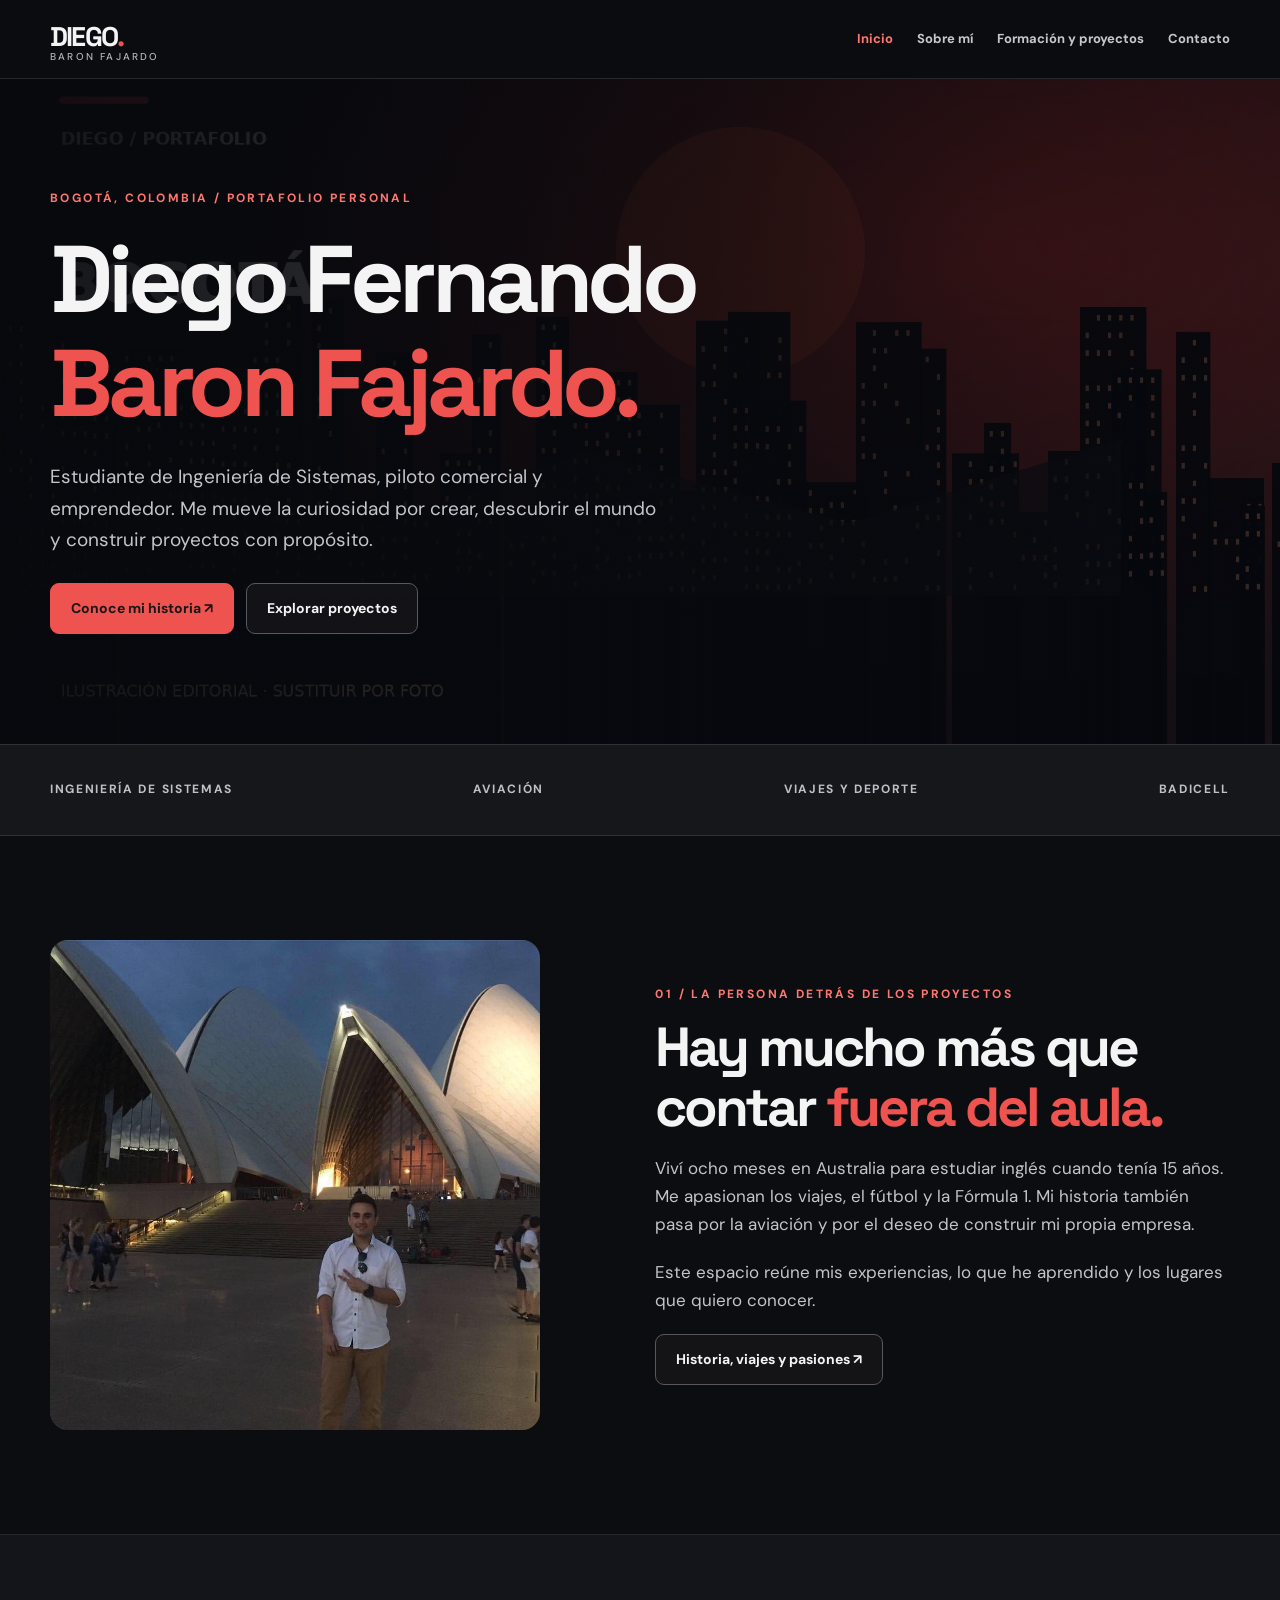
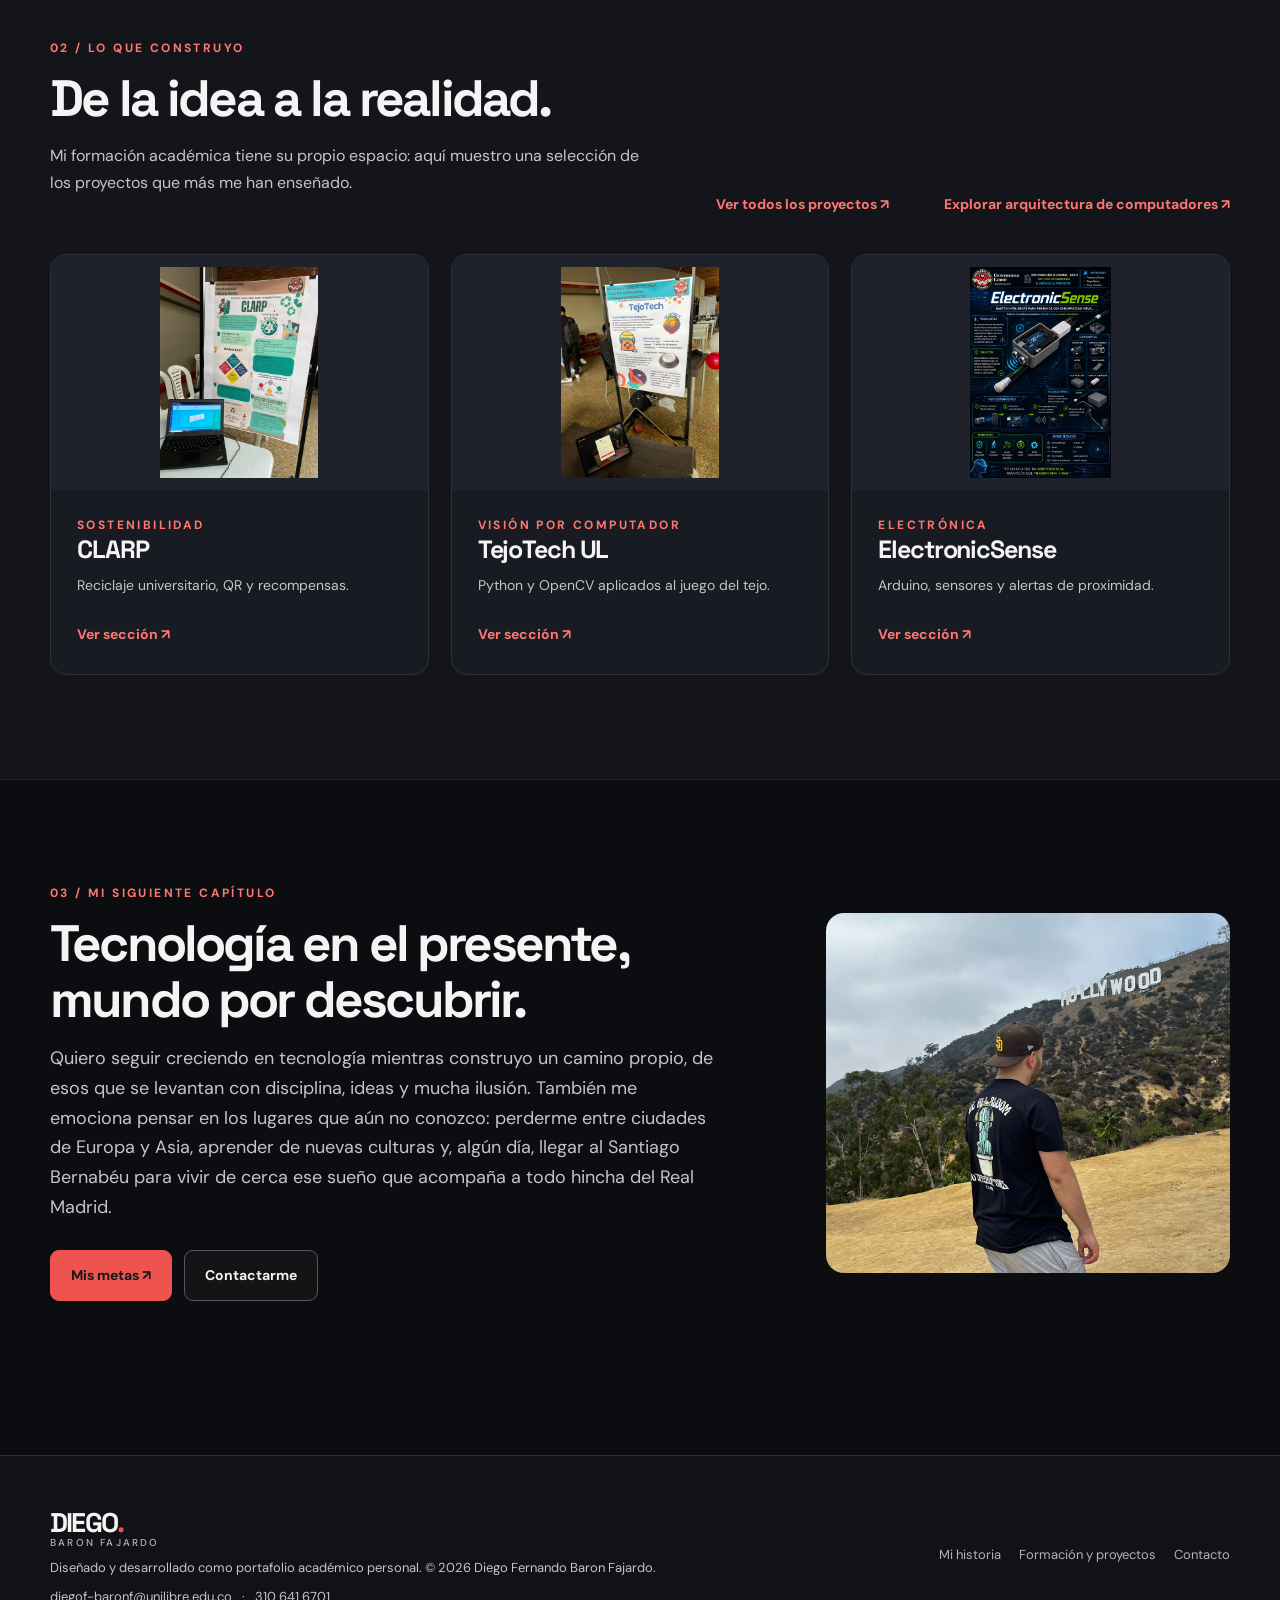
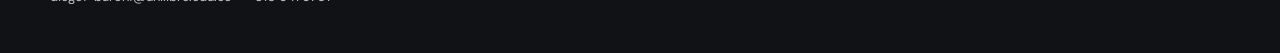
<file: index.html>
<!doctype html>
<!DOCTYPE html>

<html lang="es"><head><meta charset="utf-8"/><meta content="width=device-width,initial-scale=1" name="viewport"/><meta content="#0c0d10" name="theme-color"/><meta content="Blog personal y portafolio académico de Diego Fernando Baron Fajardo." name="description"/><title>Inicio | Diego Baron Fajardo</title><link href="style.css" rel="stylesheet"/><script defer="" src="script.js"></script></head><body><a class="skip" href="#contenido">Saltar al contenido</a><header class="site-header"><div class="wrap nav-wrap"><a aria-label="Diego Baron, inicio" class="brand" href="index.html">DIEGO<b>.</b><small>BARON FAJARDO</small></a><button aria-controls="primary-nav" aria-expanded="false" aria-label="Abrir menú" class="nav-toggle" type="button">☰ Menú</button><nav aria-label="Navegación principal" class="nav" id="primary-nav"><a aria-current="page" href="index.html">Inicio</a><a href="sobre-mi.html">Sobre mí</a><a href="vida-academica.html">Formación y proyectos</a><a href="contacto.html">Contacto</a></nav></div></header><main id="contenido">
<section class="hero hero-refined"><img alt="Panorámica editorial del horizonte de Bogotá al atardecer" height="950" src="images/hero-bogota.jpg" width="1600"/><div class="wrap hero-inner"><div class="eyebrow">BOGOTÁ, COLOMBIA / PORTAFOLIO PERSONAL</div><h1>Diego Fernando<br/><span>Baron Fajardo.</span></h1><p>Estudiante de Ingeniería de Sistemas, piloto comercial y emprendedor. Me mueve la curiosidad por crear, descubrir el mundo y construir proyectos con propósito.</p><div class="actions"><a class="btn primary" href="sobre-mi.html">Conoce mi historia ↗</a><a class="btn ghost" href="vida-academica.html#proyectos">Explorar proyectos</a></div></div></section>
<section class="number-band"><div class="wrap intro-badges"><span>INGENIERÍA DE SISTEMAS</span><span>AVIACIÓN</span><span>VIAJES Y DEPORTE</span><span>BADICELL</span></div></section>
<section class="section"><div class="wrap editorial-split"><div class="editorial-photo"><img alt="Diego frente a la Ópera de Sídney durante su experiencia en Australia" height="960" loading="lazy" src="images/sobre-mi.jpg" width="958"/></div><div class="editorial-copy"><div class="eyebrow">01 / LA PERSONA DETRÁS DE LOS PROYECTOS</div><h2>Hay mucho más que contar <span class="accent">fuera del aula.</span></h2><p>Viví ocho meses en Australia para estudiar inglés cuando tenía 15 años. Me apasionan los viajes, el fútbol y la Fórmula 1. Mi historia también pasa por la aviación y por el deseo de construir mi propia empresa.</p><p>Este espacio reúne mis experiencias, lo que he aprendido y los lugares que quiero conocer.</p><a class="btn ghost" href="sobre-mi.html">Historia, viajes y pasiones ↗</a></div></div></section>
<section class="section section-muted"><div class="wrap"><div class="section-head"><div><div class="eyebrow">02 / LO QUE CONSTRUYO</div><h2>De la idea a la realidad.</h2><p>Mi formación académica tiene su propio espacio: aquí muestro una selección de los proyectos que más me han enseñado.</p></div><a class="mini-link" href="vida-academica.html#proyectos">Ver todos los proyectos ↗</a><a class="mini-link" href="vida-academica.html#arquitectura">Explorar arquitectura de computadores ↗</a></div><div class="grid grid-highlight">
<article class="card reveal"><a href="vida-academica.html#proyectos"><img alt="Presentación real de CLARP, una propuesta de reciclaje universitario" class="poster-thumb" height="1280" loading="lazy" src="images/clarp.jpg" width="960"/></a><div class="card-body"><div class="eyebrow">SOSTENIBILIDAD</div><h3>CLARP</h3><p>Reciclaje universitario, QR y recompensas.</p><a class="card-link" href="vida-academica.html#proyectos">Ver sección ↗</a></div></article>
<article class="card reveal"><a href="vida-academica.html#proyectos"><img alt="Montaje y demostración del proyecto de visión artificial TejoTech UL" class="poster-thumb" height="1280" loading="lazy" src="images/TejoTech.jpg" width="960"/></a><div class="card-body"><div class="eyebrow">VISIÓN POR COMPUTADOR</div><h3>TejoTech UL</h3><p>Python y OpenCV aplicados al juego del tejo.</p><a class="card-link" href="vida-academica.html#proyectos">Ver sección ↗</a></div></article>
<article class="card reveal"><a href="vida-academica.html#proyectos"><img alt="Póster académico del bastón inteligente ElectronicSense" class="poster-thumb" height="1536" loading="lazy" src="images/ElectronicSense.jpg" width="1024"/></a><div class="card-body"><div class="eyebrow">ELECTRÓNICA</div><h3>ElectronicSense</h3><p>Arduino, sensores y alertas de proximidad.</p><a class="card-link" href="vida-academica.html#proyectos">Ver sección ↗</a></div></article>
</div></div></section>
<section class="section"><div class="wrap wide-story"><div><div class="eyebrow">03 / MI SIGUIENTE CAPÍTULO</div><h2>Tecnología en el presente, mundo por descubrir.</h2><p>Quiero seguir creciendo en tecnología mientras construyo un camino propio, de esos que se levantan con disciplina, ideas y mucha ilusión. También me emociona pensar en los lugares que aún no conozco: perderme entre ciudades de Europa y Asia, aprender de nuevas culturas y, algún día, llegar al Santiago Bernabéu para vivir de cerca ese sueño que acompaña a todo hincha del Real Madrid.</p><div class="actions"><a class="btn primary" href="sobre-mi.html#metas">Mis metas ↗</a><a class="btn ghost" href="contacto.html">Contactarme</a></div></div><img alt="Diego frente al letrero de Hollywood durante uno de sus viajes por Estados Unidos." class="wide-photo-cover" height="1600" loading="lazy" src="images/viajes.jpg" width="1200"/></div></section>
</main><footer class="site-footer"><div class="wrap foot-inner"><div><a class="brand" href="index.html">DIEGO<b>.</b><small>BARON FAJARDO</small></a><p>Diseñado y desarrollado como portafolio académico personal. © 2026 Diego Fernando Baron Fajardo.</p><p class="footer-contact"><a href="mailto:diegof-baronf@unilibre.edu.co">diegof-baronf@unilibre.edu.co</a> <span aria-hidden="true">·</span> <a href="tel:+573106416701">310 641 6701</a></p></div><nav aria-label="Enlaces del pie" class="foot-links"><a href="sobre-mi.html">Mi historia</a><a href="vida-academica.html">Formación y proyectos</a><a href="contacto.html">Contacto</a></nav></div></footer></body></html>
</file>
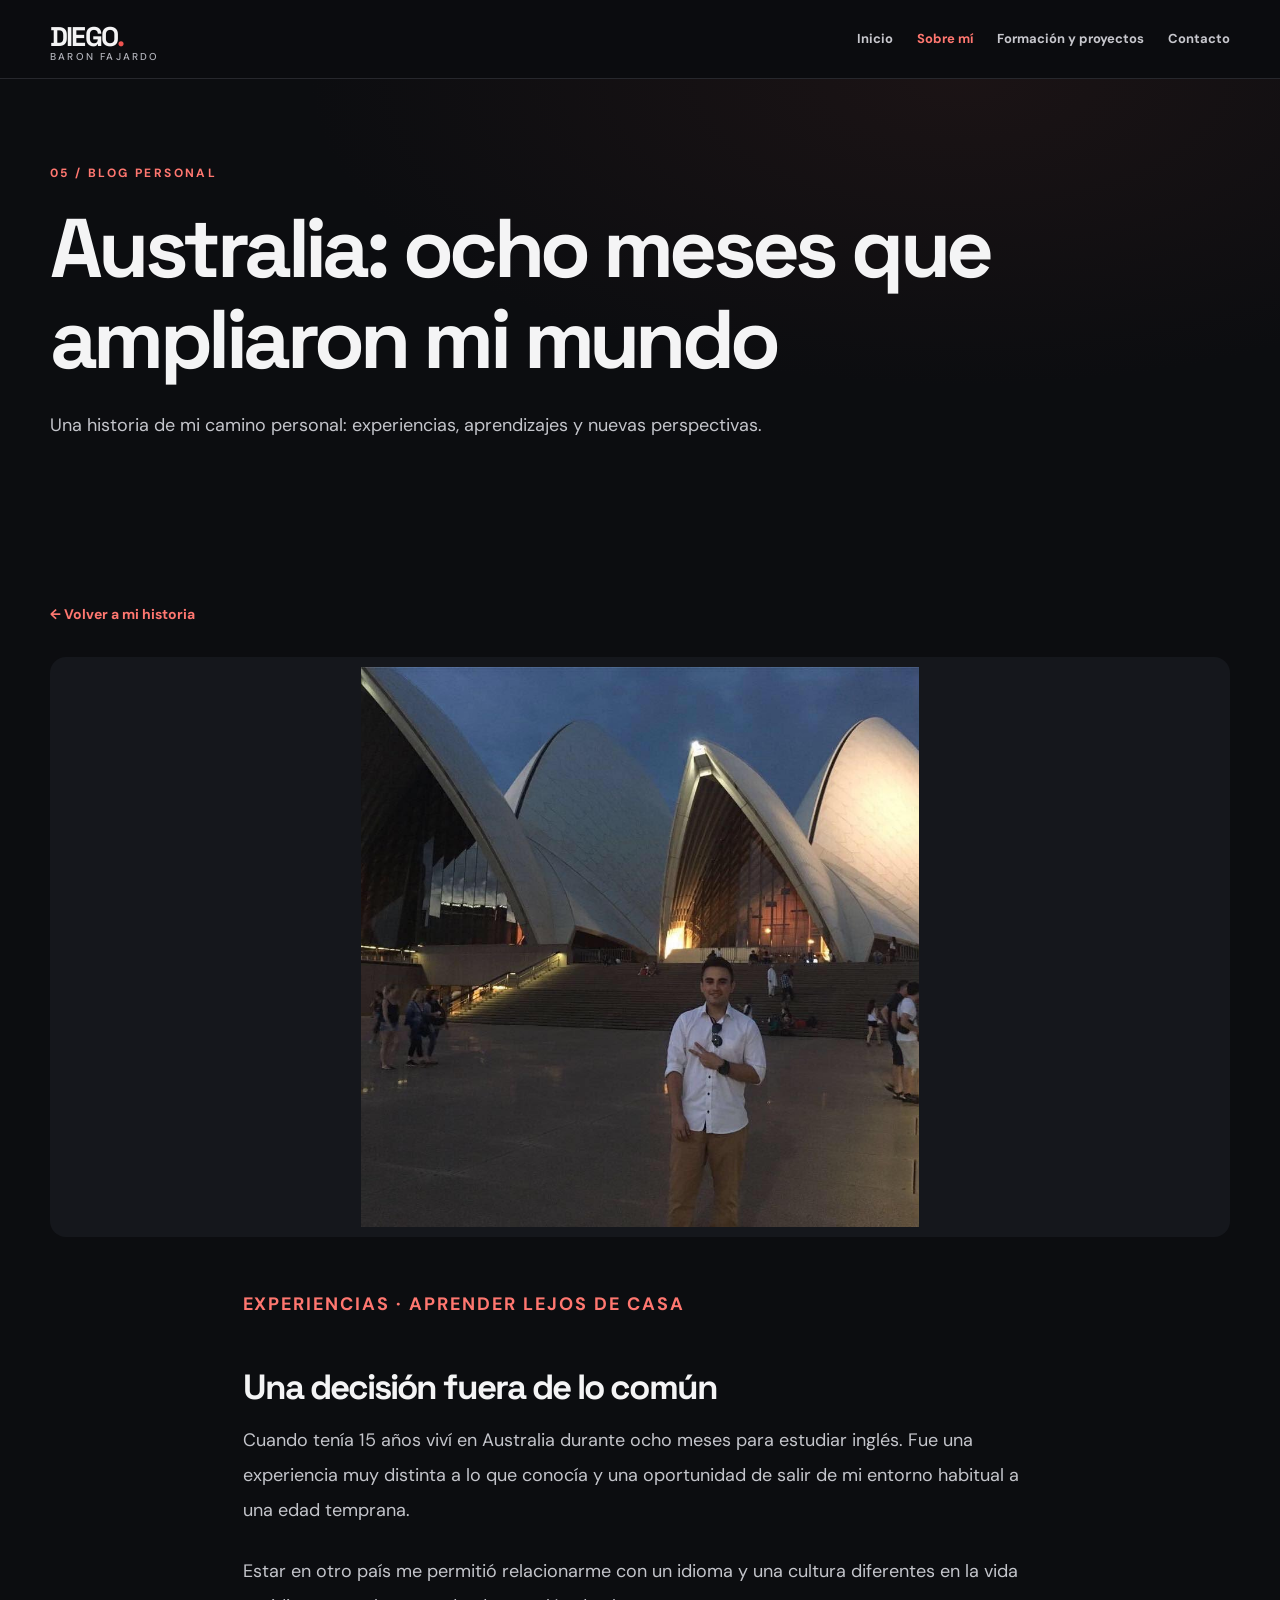
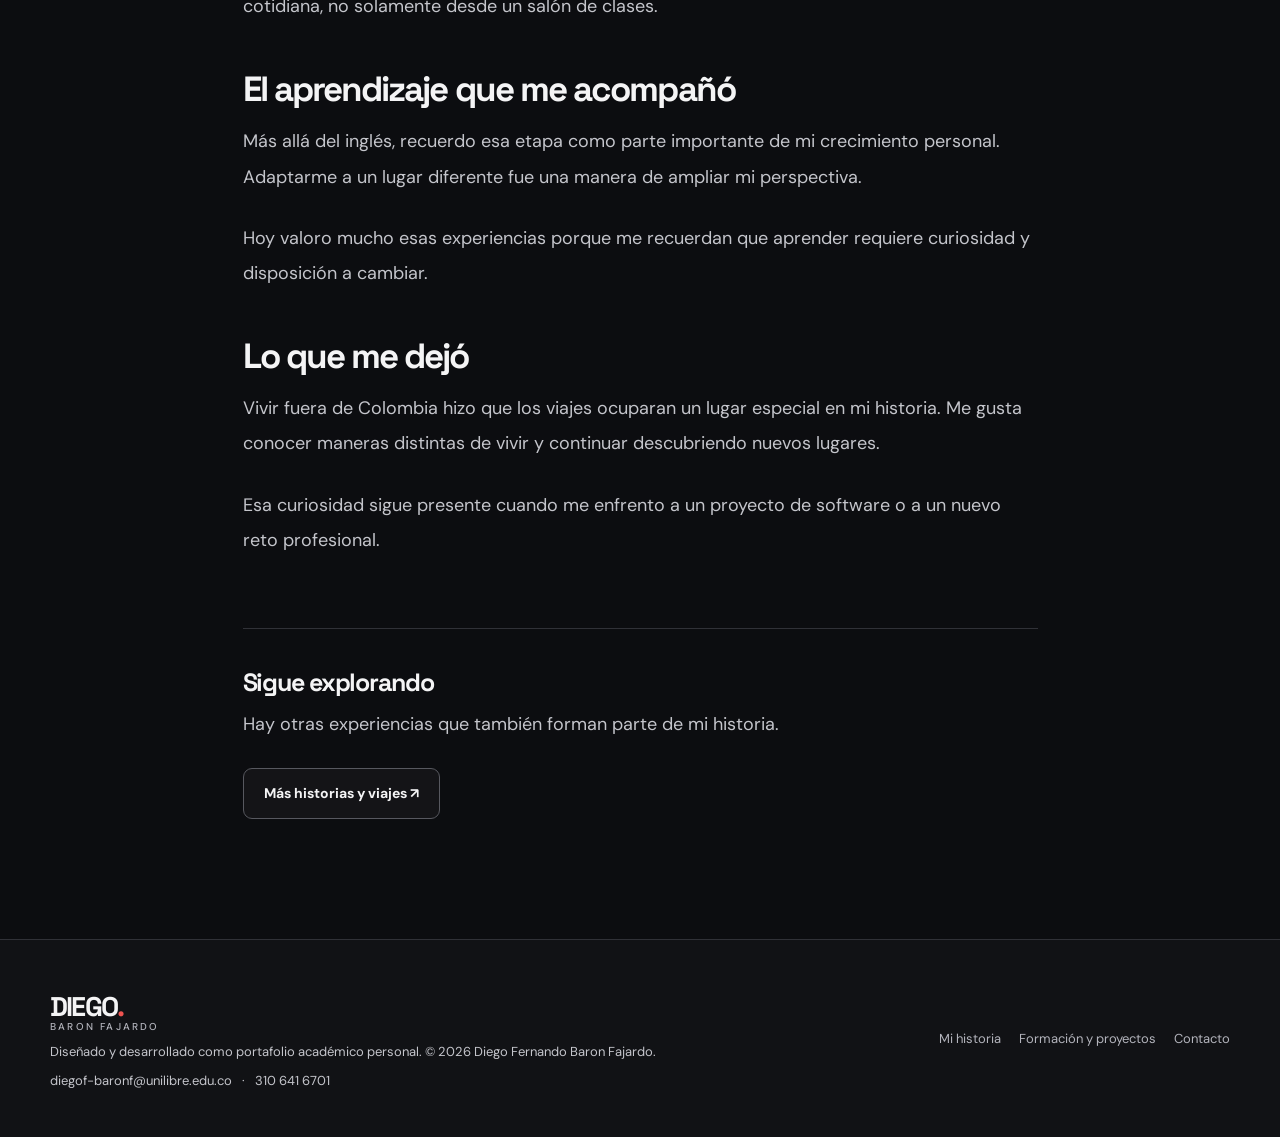
<file: articulo-Australia.html>
<!doctype html>
<html lang="es"><head><meta charset="utf-8"/><meta content="width=device-width,initial-scale=1" name="viewport"/><meta content="#0c0d10" name="theme-color"/><meta content="Experiencias · Aprender lejos de casa" name="description"/><title>Australia: ocho meses que ampliaron mi mundo | Diego Baron Fajardo</title><link href="style.css" rel="stylesheet"/><script defer="" src="script.js"></script></head><body><a class="skip" href="#contenido">Saltar al contenido</a><header class="site-header"><div class="wrap nav-wrap"><a aria-label="Diego Baron, inicio" class="brand" href="index.html">DIEGO<b>.</b><small>BARON FAJARDO</small></a><button aria-controls="primary-nav" aria-expanded="false" aria-label="Abrir menú" class="nav-toggle" type="button">☰ Menú</button><nav aria-label="Navegación principal" class="nav" id="primary-nav"><a href="index.html">Inicio</a><a aria-current="page" href="sobre-mi.html">Sobre mí</a><a href="vida-academica.html">Formación y proyectos</a><a href="contacto.html">Contacto</a></nav></div></header><main id="contenido"><section class="page-top"><div class="wrap"><div class="eyebrow">05 / Blog personal</div><h1>Australia: ocho meses que ampliaron mi mundo</h1><p>Una historia de mi camino personal: experiencias, aprendizajes y nuevas perspectivas.</p></div></section><section class="section-tight"><div class="wrap"><a class="back-link" href="sobre-mi.html#historias">← Volver a mi historia</a><img alt="Fotografía de Diego frente a la Ópera de Sídney durante su experiencia viviendo en Australia." class="article-hero" src="images/australia.jpg"/><div class="article-content"><p class="article-meta">Experiencias · Aprender lejos de casa</p><h2>Una decisión fuera de lo común</h2><p>Cuando tenía 15 años viví en Australia durante ocho meses para estudiar inglés. Fue una experiencia muy distinta a lo que conocía y una oportunidad de salir de mi entorno habitual a una edad temprana.</p><p>Estar en otro país me permitió relacionarme con un idioma y una cultura diferentes en la vida cotidiana, no solamente desde un salón de clases.</p><h2>El aprendizaje que me acompañó</h2><p>Más allá del inglés, recuerdo esa etapa como parte importante de mi crecimiento personal. Adaptarme a un lugar diferente fue una manera de ampliar mi perspectiva.</p><p>Hoy valoro mucho esas experiencias porque me recuerdan que aprender requiere curiosidad y disposición a cambiar.</p><h2>Lo que me dejó</h2><p>Vivir fuera de Colombia hizo que los viajes ocuparan un lugar especial en mi historia. Me gusta conocer maneras distintas de vivir y continuar descubriendo nuevos lugares.</p><p>Esa curiosidad sigue presente cuando me enfrento a un proyecto de software o a un nuevo reto profesional.</p><div class="related"><h3>Sigue explorando</h3><p>Hay otras experiencias que también forman parte de mi historia.</p><a class="btn ghost" href="sobre-mi.html#historias">Más historias y viajes ↗</a></div></div></div></section></main><footer class="site-footer"><div class="wrap foot-inner"><div><a class="brand" href="index.html">DIEGO<b>.</b><small>BARON FAJARDO</small></a><p>Diseñado y desarrollado como portafolio académico personal. © 2026 Diego Fernando Baron Fajardo.</p><p class="footer-contact"><a href="mailto:diegof-baronf@unilibre.edu.co">diegof-baronf@unilibre.edu.co</a> <span aria-hidden="true">·</span> <a href="tel:+573106416701">310 641 6701</a></p></div><nav aria-label="Enlaces del pie" class="foot-links"><a href="sobre-mi.html">Mi historia</a><a href="vida-academica.html">Formación y proyectos</a><a href="contacto.html">Contacto</a></nav></div></footer></body></html>
</file>
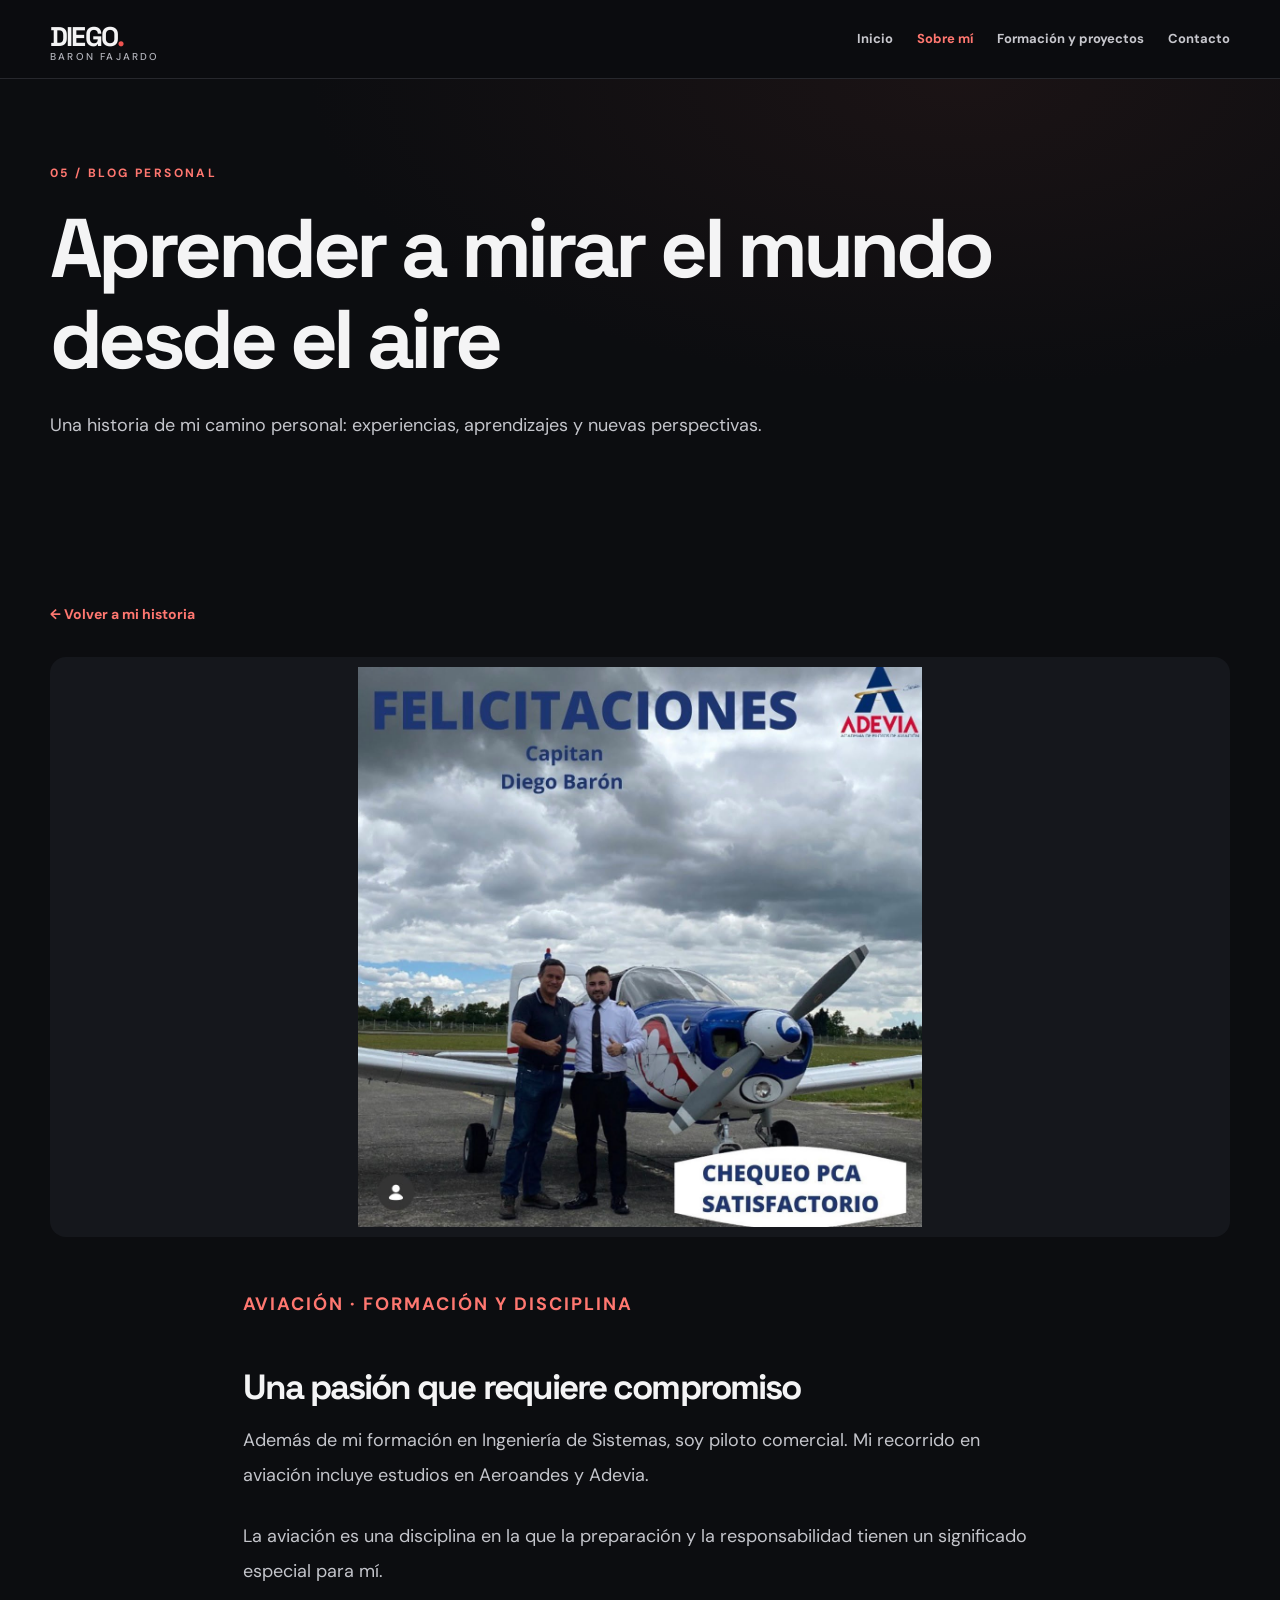
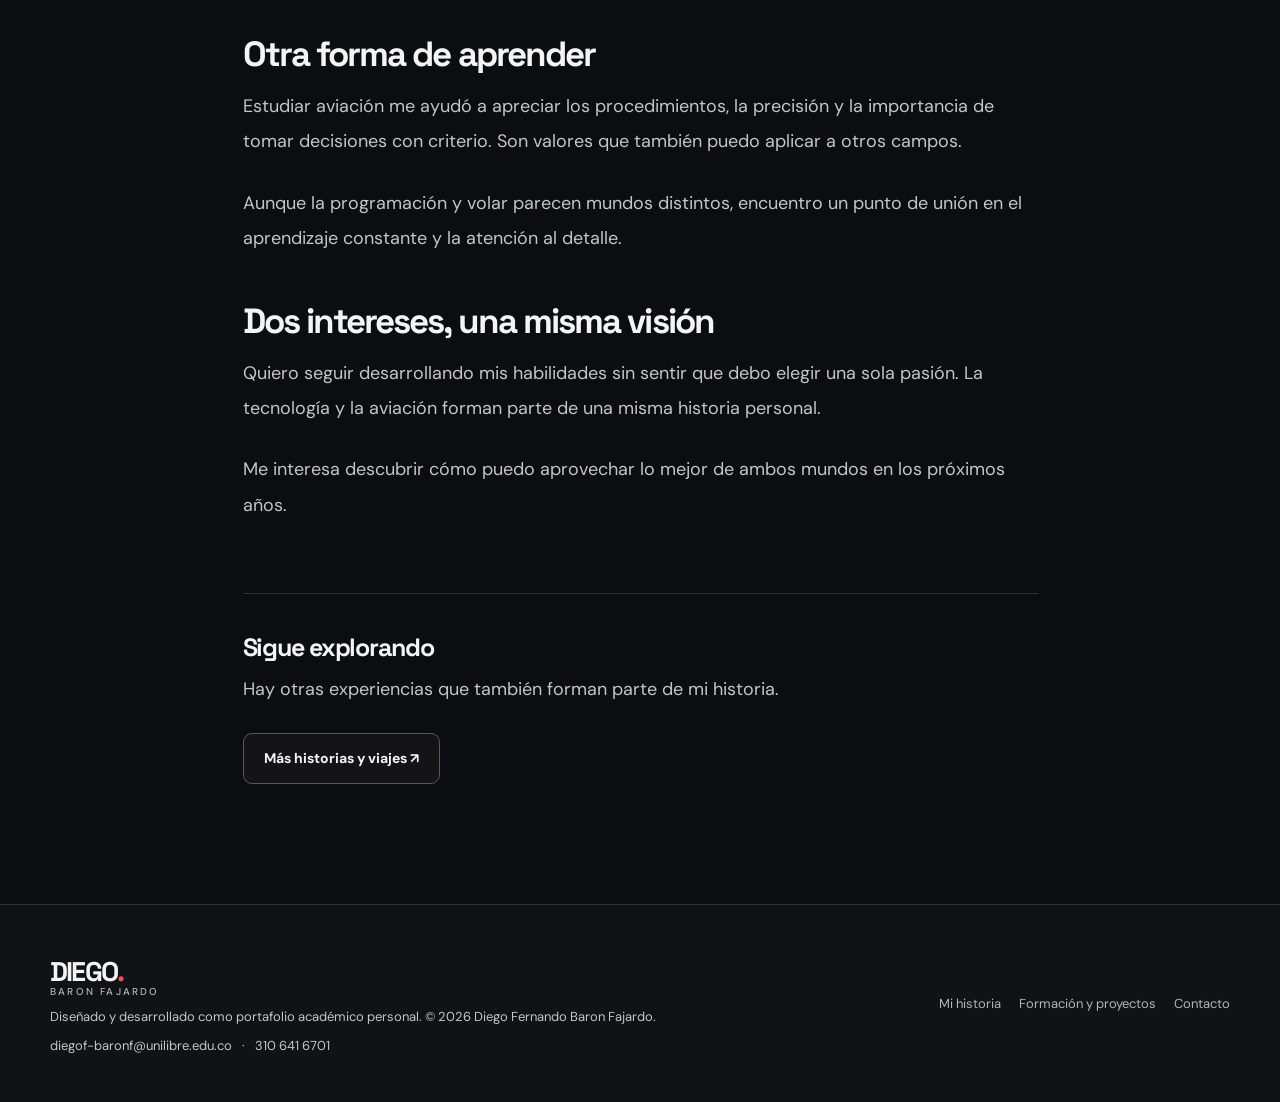
<file: articulo-Aviacion.html>
<!doctype html>
<html lang="es"><head><meta charset="utf-8"/><meta content="width=device-width,initial-scale=1" name="viewport"/><meta content="#0c0d10" name="theme-color"/><meta content="Aviación · Formación y disciplina" name="description"/><title>Aprender a mirar el mundo desde el aire | Diego Baron Fajardo</title><link href="style.css" rel="stylesheet"/><script defer="" src="script.js"></script></head><body><a class="skip" href="#contenido">Saltar al contenido</a><header class="site-header"><div class="wrap nav-wrap"><a aria-label="Diego Baron, inicio" class="brand" href="index.html">DIEGO<b>.</b><small>BARON FAJARDO</small></a><button aria-controls="primary-nav" aria-expanded="false" aria-label="Abrir menú" class="nav-toggle" type="button">☰ Menú</button><nav aria-label="Navegación principal" class="nav" id="primary-nav"><a href="index.html">Inicio</a><a aria-current="page" href="sobre-mi.html">Sobre mí</a><a href="vida-academica.html">Formación y proyectos</a><a href="contacto.html">Contacto</a></nav></div></header><main id="contenido"><section class="page-top"><div class="wrap"><div class="eyebrow">05 / Blog personal</div><h1>Aprender a mirar el mundo desde el aire</h1><p>Una historia de mi camino personal: experiencias, aprendizajes y nuevas perspectivas.</p></div></section><section class="section-tight"><div class="wrap"><a class="back-link" href="sobre-mi.html#historias">← Volver a mi historia</a><img alt="Fotografía de Diego Barón junto a una aeronave durante su proceso de formación en Adevia, celebrando un chequeo PCA satisfactorio." class="article-hero" src="images/aviacion.jpg"/><div class="article-content"><p class="article-meta">Aviación · Formación y disciplina</p><h2>Una pasión que requiere compromiso</h2><p>Además de mi formación en Ingeniería de Sistemas, soy piloto comercial. Mi recorrido en aviación incluye estudios en Aeroandes y Adevia.</p><p>La aviación es una disciplina en la que la preparación y la responsabilidad tienen un significado especial para mí.</p><h2>Otra forma de aprender</h2><p>Estudiar aviación me ayudó a apreciar los procedimientos, la precisión y la importancia de tomar decisiones con criterio. Son valores que también puedo aplicar a otros campos.</p><p>Aunque la programación y volar parecen mundos distintos, encuentro un punto de unión en el aprendizaje constante y la atención al detalle.</p><h2>Dos intereses, una misma visión</h2><p>Quiero seguir desarrollando mis habilidades sin sentir que debo elegir una sola pasión. La tecnología y la aviación forman parte de una misma historia personal.</p><p>Me interesa descubrir cómo puedo aprovechar lo mejor de ambos mundos en los próximos años.</p><div class="related"><h3>Sigue explorando</h3><p>Hay otras experiencias que también forman parte de mi historia.</p><a class="btn ghost" href="sobre-mi.html#historias">Más historias y viajes ↗</a></div></div></div></section></main><footer class="site-footer"><div class="wrap foot-inner"><div><a class="brand" href="index.html">DIEGO<b>.</b><small>BARON FAJARDO</small></a><p>Diseñado y desarrollado como portafolio académico personal. © 2026 Diego Fernando Baron Fajardo.</p><p class="footer-contact"><a href="mailto:diegof-baronf@unilibre.edu.co">diegof-baronf@unilibre.edu.co</a> <span aria-hidden="true">·</span> <a href="tel:+573106416701">310 641 6701</a></p></div><nav aria-label="Enlaces del pie" class="foot-links"><a href="sobre-mi.html">Mi historia</a><a href="vida-academica.html">Formación y proyectos</a><a href="contacto.html">Contacto</a></nav></div></footer></body></html>
</file>
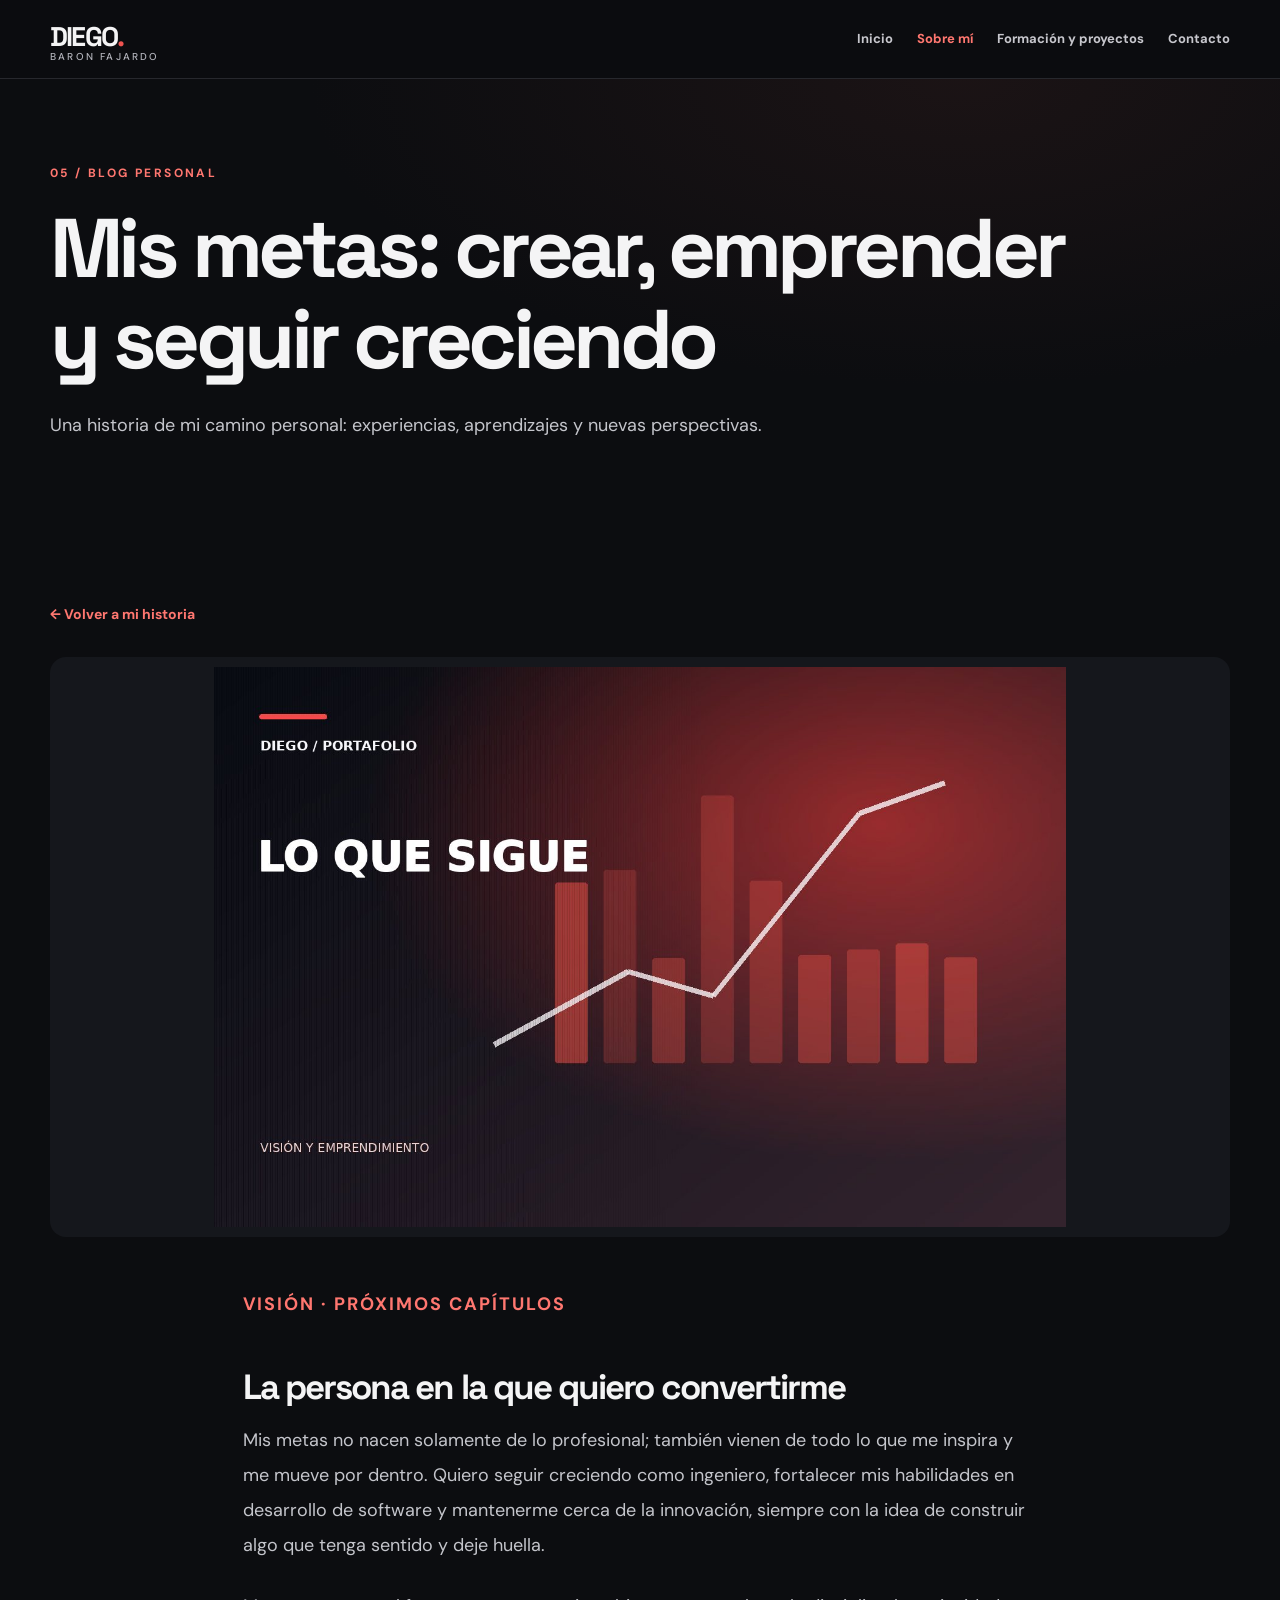
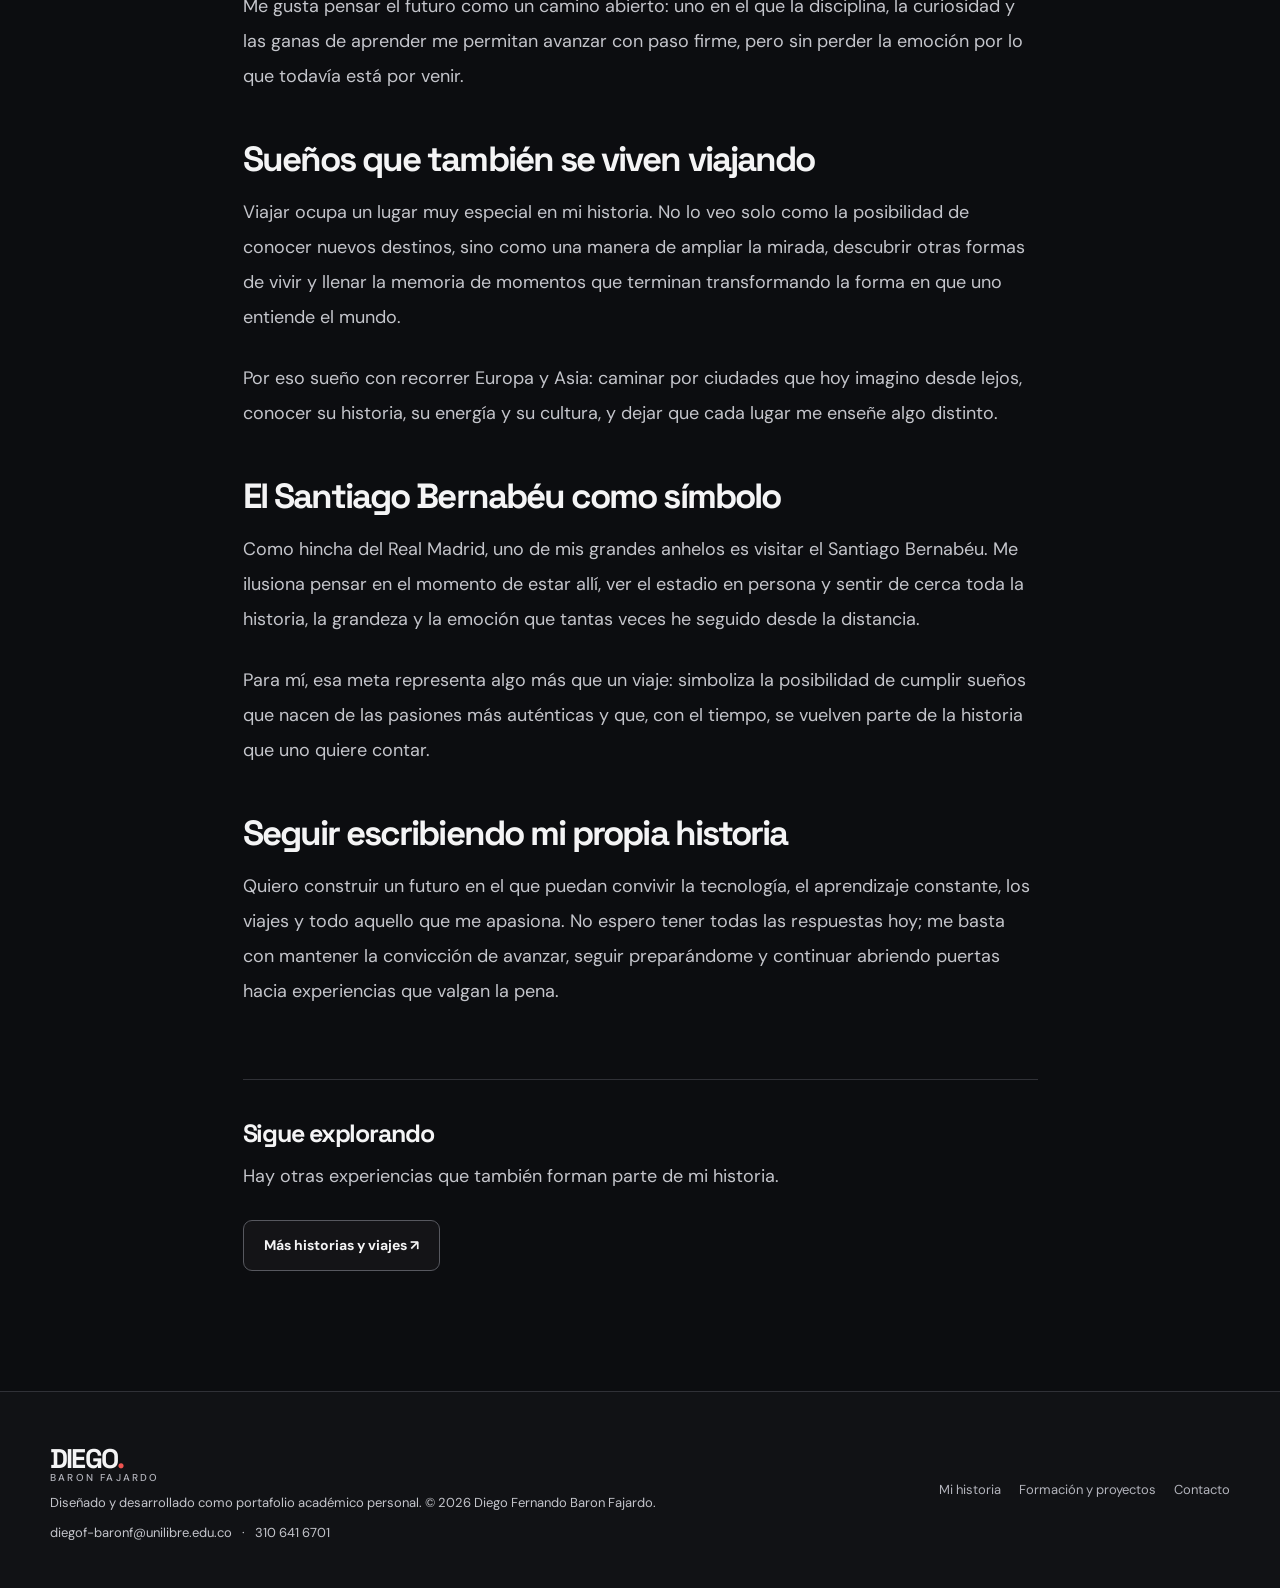
<file: articulo-Metas.html>
<!doctype html>
<html lang="es"><head><meta charset="utf-8"/><meta content="width=device-width,initial-scale=1" name="viewport"/><meta content="#0c0d10" name="theme-color"/><meta content="Visión · Próximos capítulos" name="description"/><title>Mis metas: crear, emprender y seguir creciendo | Diego Baron Fajardo</title><link href="style.css" rel="stylesheet"/><script defer="" src="script.js"></script></head><body><a class="skip" href="#contenido">Saltar al contenido</a><header class="site-header"><div class="wrap nav-wrap"><a aria-label="Diego Baron, inicio" class="brand" href="index.html">DIEGO<b>.</b><small>BARON FAJARDO</small></a><button aria-controls="primary-nav" aria-expanded="false" aria-label="Abrir menú" class="nav-toggle" type="button">☰ Menú</button><nav aria-label="Navegación principal" class="nav" id="primary-nav"><a href="index.html">Inicio</a><a aria-current="page" href="sobre-mi.html">Sobre mí</a><a href="vida-academica.html">Formación y proyectos</a><a href="contacto.html">Contacto</a></nav></div></header><main id="contenido"><section class="page-top"><div class="wrap"><div class="eyebrow">05 / Blog personal</div><h1>Mis metas: crear, emprender y seguir creciendo</h1><p>Una historia de mi camino personal: experiencias, aprendizajes y nuevas perspectivas.</p></div></section><section class="section-tight"><div class="wrap"><a class="back-link" href="sobre-mi.html#historias">← Volver a mi historia</a><img alt="Imagen provisional para el artículo sobre mis metas personales y profesionales." class="article-hero" src="images/metas.jpg"/><div class="article-content"><p class="article-meta">Visión · Próximos capítulos</p>
<h2>La persona en la que quiero convertirme</h2>
<p>Mis metas no nacen solamente de lo profesional; también vienen de todo lo que me inspira y me mueve por dentro. Quiero seguir creciendo como ingeniero, fortalecer mis habilidades en desarrollo de software y mantenerme cerca de la innovación, siempre con la idea de construir algo que tenga sentido y deje huella.</p>
<p>Me gusta pensar el futuro como un camino abierto: uno en el que la disciplina, la curiosidad y las ganas de aprender me permitan avanzar con paso firme, pero sin perder la emoción por lo que todavía está por venir.</p>
<h2>Sueños que también se viven viajando</h2>
<p>Viajar ocupa un lugar muy especial en mi historia. No lo veo solo como la posibilidad de conocer nuevos destinos, sino como una manera de ampliar la mirada, descubrir otras formas de vivir y llenar la memoria de momentos que terminan transformando la forma en que uno entiende el mundo.</p>
<p>Por eso sueño con recorrer Europa y Asia: caminar por ciudades que hoy imagino desde lejos, conocer su historia, su energía y su cultura, y dejar que cada lugar me enseñe algo distinto.</p>
<h2>El Santiago Bernabéu como símbolo</h2>
<p>Como hincha del Real Madrid, uno de mis grandes anhelos es visitar el Santiago Bernabéu. Me ilusiona pensar en el momento de estar allí, ver el estadio en persona y sentir de cerca toda la historia, la grandeza y la emoción que tantas veces he seguido desde la distancia.</p>
<p>Para mí, esa meta representa algo más que un viaje: simboliza la posibilidad de cumplir sueños que nacen de las pasiones más auténticas y que, con el tiempo, se vuelven parte de la historia que uno quiere contar.</p>
<h2>Seguir escribiendo mi propia historia</h2>
<p>Quiero construir un futuro en el que puedan convivir la tecnología, el aprendizaje constante, los viajes y todo aquello que me apasiona. No espero tener todas las respuestas hoy; me basta con mantener la convicción de avanzar, seguir preparándome y continuar abriendo puertas hacia experiencias que valgan la pena.</p>
<div class="related"><h3>Sigue explorando</h3><p>Hay otras experiencias que también forman parte de mi historia.</p><a class="btn ghost" href="sobre-mi.html#historias">Más historias y viajes ↗</a></div></div></div></section></main><footer class="site-footer"><div class="wrap foot-inner"><div><a class="brand" href="index.html">DIEGO<b>.</b><small>BARON FAJARDO</small></a><p>Diseñado y desarrollado como portafolio académico personal. © 2026 Diego Fernando Baron Fajardo.</p><p class="footer-contact"><a href="mailto:diegof-baronf@unilibre.edu.co">diegof-baronf@unilibre.edu.co</a> <span aria-hidden="true">·</span> <a href="tel:+573106416701">310 641 6701</a></p></div><nav aria-label="Enlaces del pie" class="foot-links"><a href="sobre-mi.html">Mi historia</a><a href="vida-academica.html">Formación y proyectos</a><a href="contacto.html">Contacto</a></nav></div></footer></body></html>
</file>
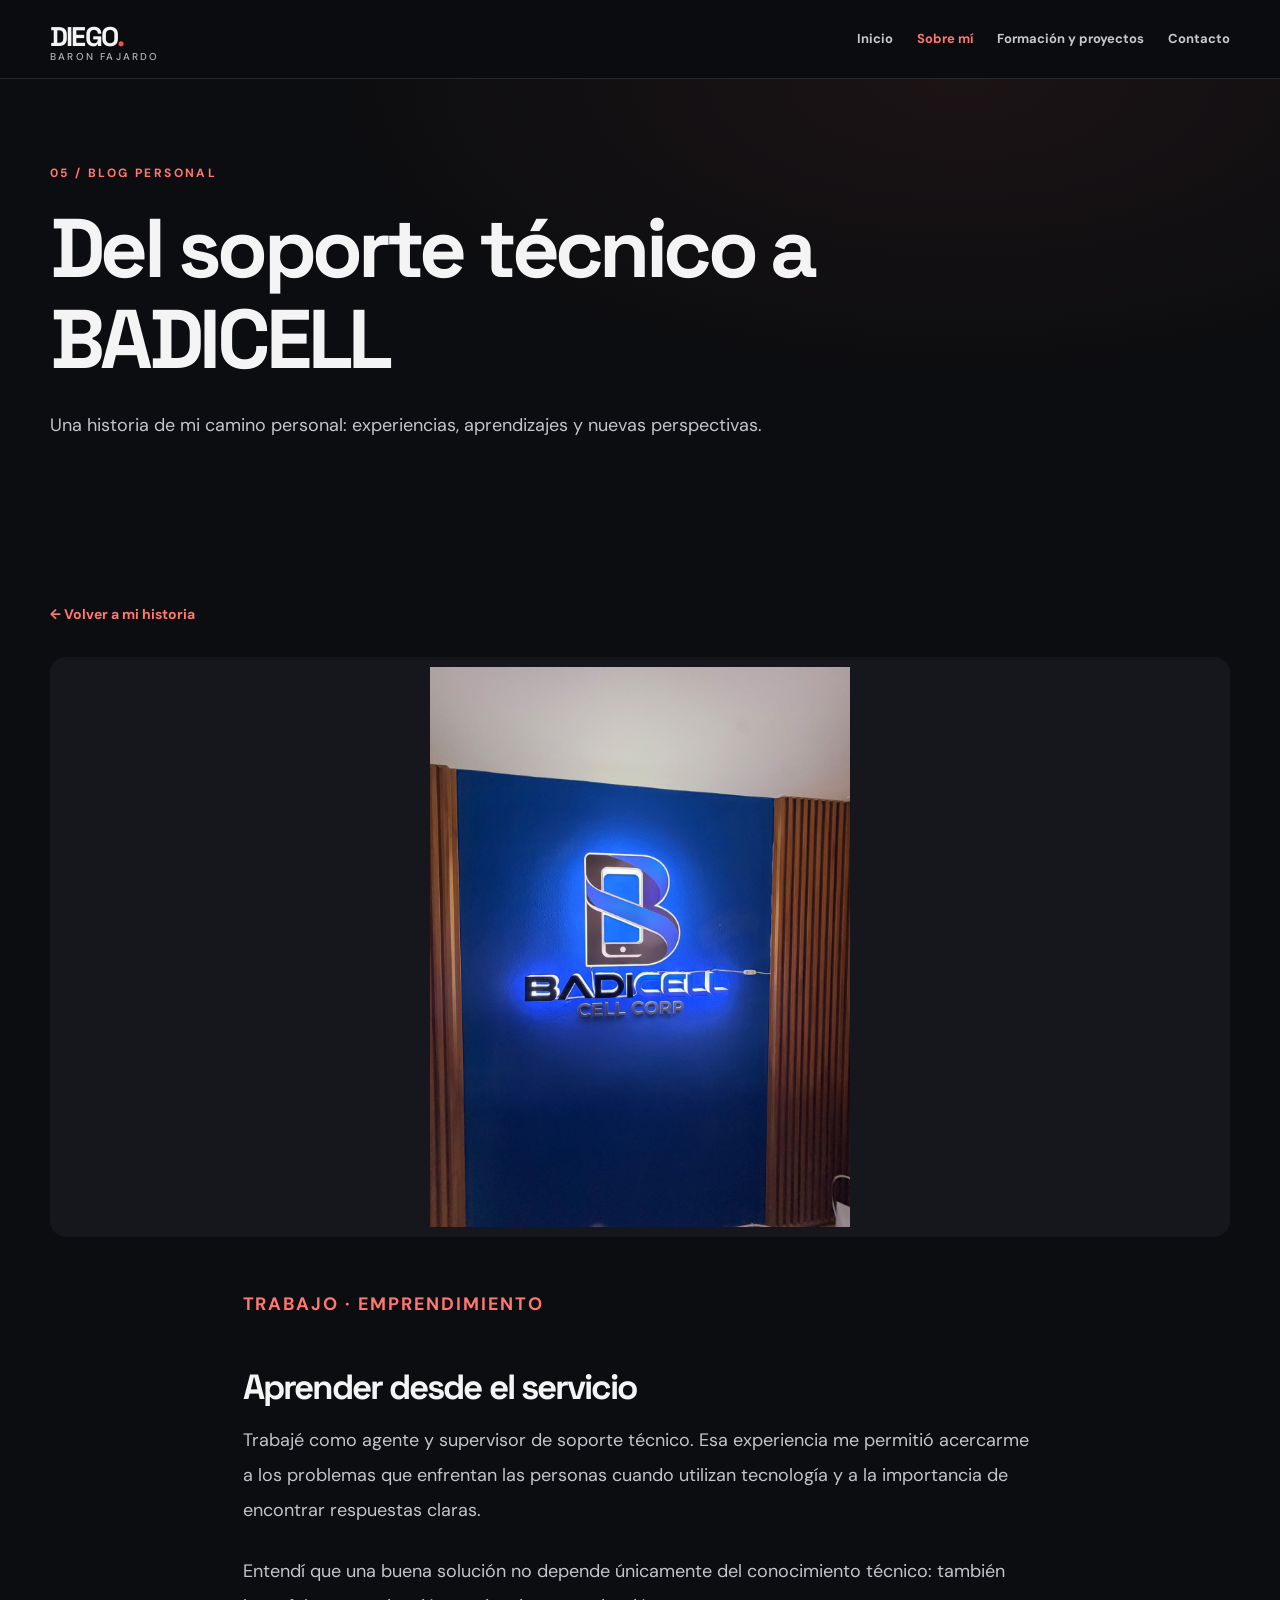
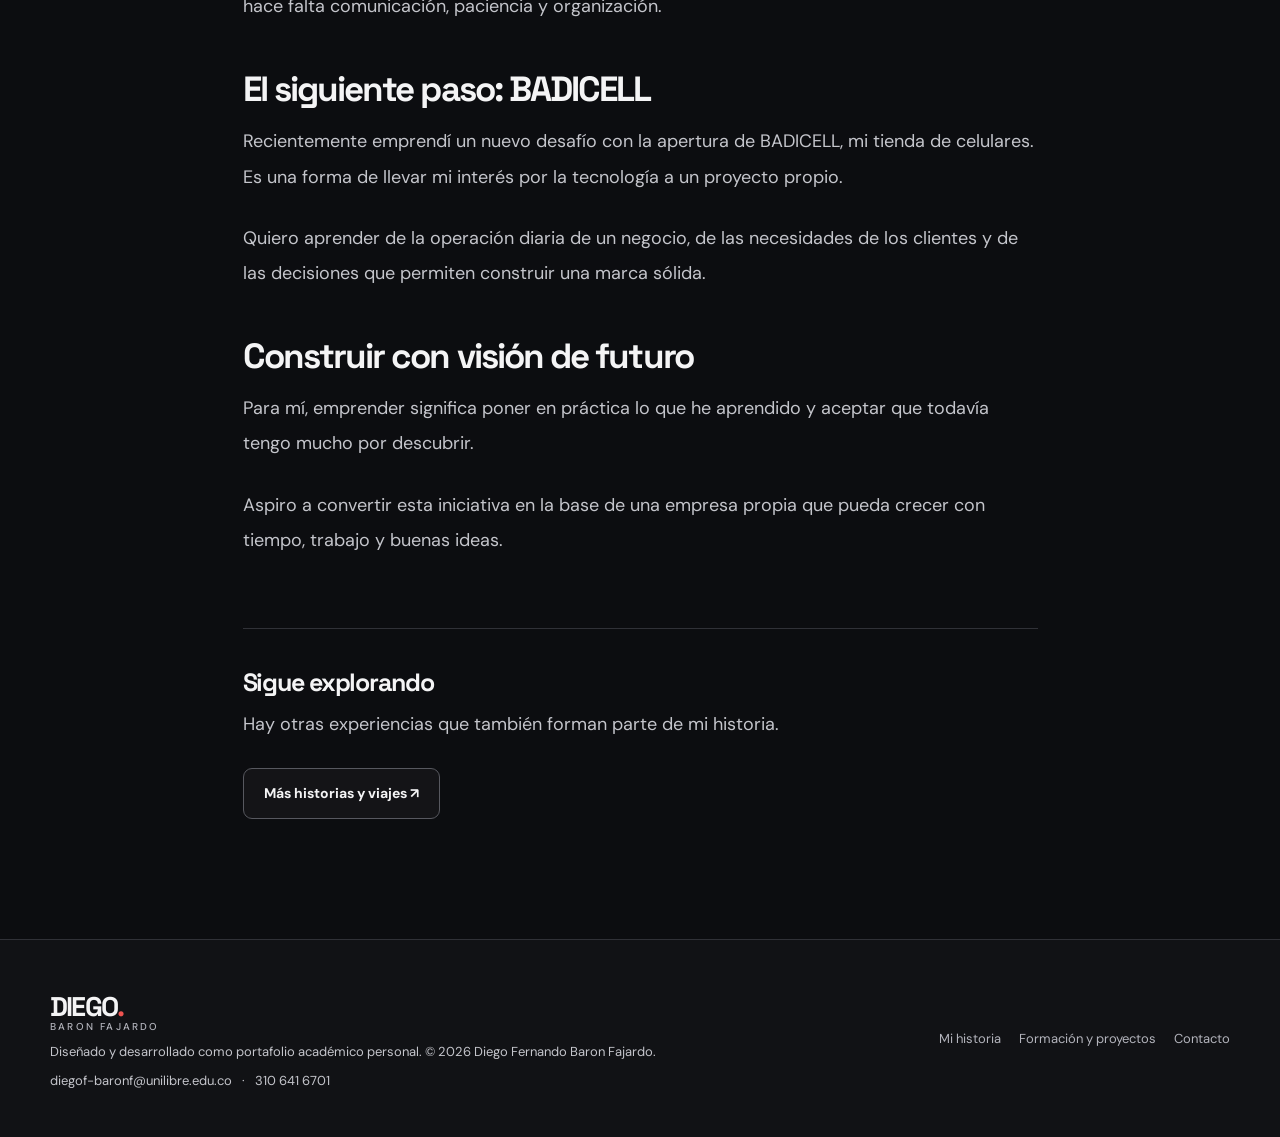
<file: articulo-Trabajo.html>
<!doctype html>
<html lang="es"><head><meta charset="utf-8"/><meta content="width=device-width,initial-scale=1" name="viewport"/><meta content="#0c0d10" name="theme-color"/><meta content="Trabajo · Emprendimiento" name="description"/><title>Del soporte técnico a BADICELL | Diego Baron Fajardo</title><link href="style.css" rel="stylesheet"/><script defer="" src="script.js"></script></head><body><a class="skip" href="#contenido">Saltar al contenido</a><header class="site-header"><div class="wrap nav-wrap"><a aria-label="Diego Baron, inicio" class="brand" href="index.html">DIEGO<b>.</b><small>BARON FAJARDO</small></a><button aria-controls="primary-nav" aria-expanded="false" aria-label="Abrir menú" class="nav-toggle" type="button">☰ Menú</button><nav aria-label="Navegación principal" class="nav" id="primary-nav"><a href="index.html">Inicio</a><a aria-current="page" href="sobre-mi.html">Sobre mí</a><a href="vida-academica.html">Formación y proyectos</a><a href="contacto.html">Contacto</a></nav></div></header><main id="contenido"><section class="page-top"><div class="wrap"><div class="eyebrow">05 / Blog personal</div><h1>Del soporte técnico a BADICELL</h1><p>Una historia de mi camino personal: experiencias, aprendizajes y nuevas perspectivas.</p></div></section><section class="section-tight"><div class="wrap"><a class="back-link" href="sobre-mi.html#historias">← Volver a mi historia</a><img alt="Letrero luminoso y logotipo de BADICELL Cell Corp sobre una pared azul." class="article-hero" src="images/badicell.jpg"/><div class="article-content"><p class="article-meta">Trabajo · Emprendimiento</p><h2>Aprender desde el servicio</h2><p>Trabajé como agente y supervisor de soporte técnico. Esa experiencia me permitió acercarme a los problemas que enfrentan las personas cuando utilizan tecnología y a la importancia de encontrar respuestas claras.</p><p>Entendí que una buena solución no depende únicamente del conocimiento técnico: también hace falta comunicación, paciencia y organización.</p><h2>El siguiente paso: BADICELL</h2><p>Recientemente emprendí un nuevo desafío con la apertura de BADICELL, mi tienda de celulares. Es una forma de llevar mi interés por la tecnología a un proyecto propio.</p><p>Quiero aprender de la operación diaria de un negocio, de las necesidades de los clientes y de las decisiones que permiten construir una marca sólida.</p><h2>Construir con visión de futuro</h2><p>Para mí, emprender significa poner en práctica lo que he aprendido y aceptar que todavía tengo mucho por descubrir.</p><p>Aspiro a convertir esta iniciativa en la base de una empresa propia que pueda crecer con tiempo, trabajo y buenas ideas.</p><div class="related"><h3>Sigue explorando</h3><p>Hay otras experiencias que también forman parte de mi historia.</p><a class="btn ghost" href="sobre-mi.html#historias">Más historias y viajes ↗</a></div></div></div></section></main><footer class="site-footer"><div class="wrap foot-inner"><div><a class="brand" href="index.html">DIEGO<b>.</b><small>BARON FAJARDO</small></a><p>Diseñado y desarrollado como portafolio académico personal. © 2026 Diego Fernando Baron Fajardo.</p><p class="footer-contact"><a href="mailto:diegof-baronf@unilibre.edu.co">diegof-baronf@unilibre.edu.co</a> <span aria-hidden="true">·</span> <a href="tel:+573106416701">310 641 6701</a></p></div><nav aria-label="Enlaces del pie" class="foot-links"><a href="sobre-mi.html">Mi historia</a><a href="vida-academica.html">Formación y proyectos</a><a href="contacto.html">Contacto</a></nav></div></footer></body></html>
</file>
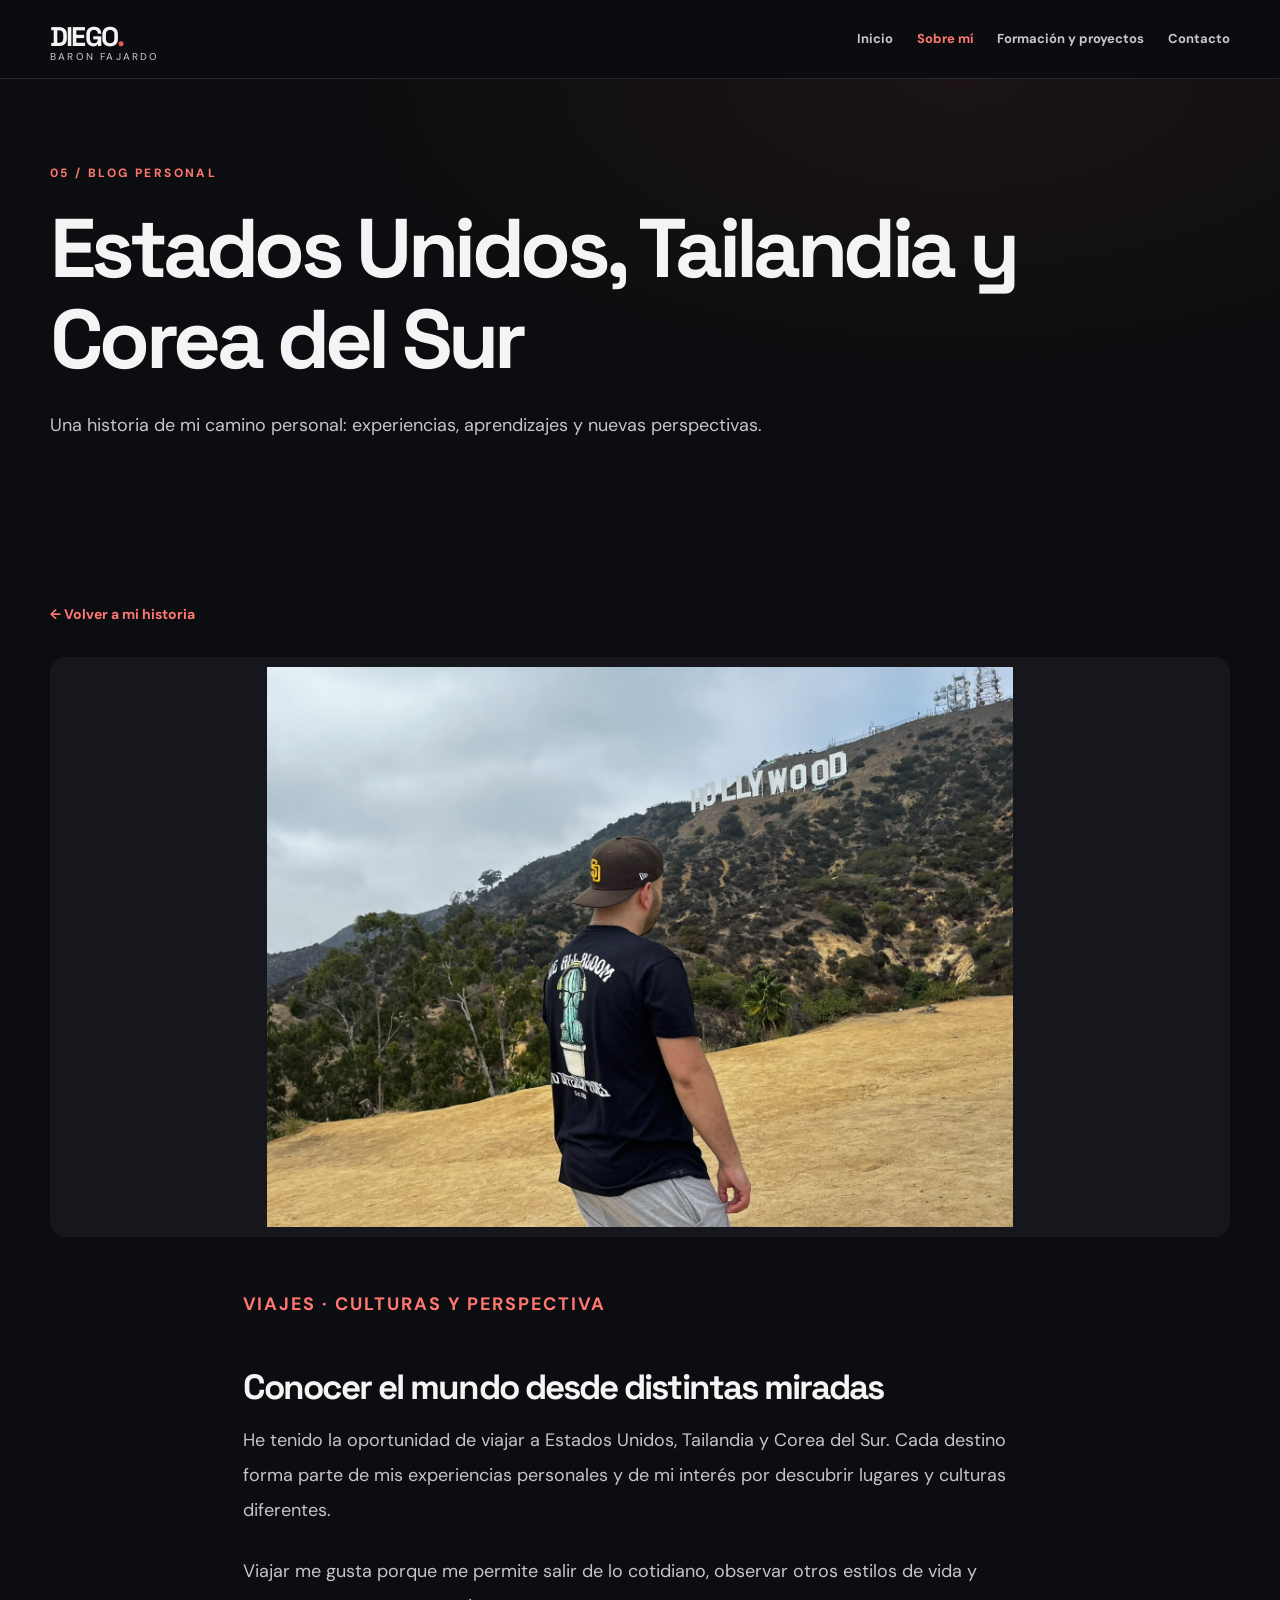
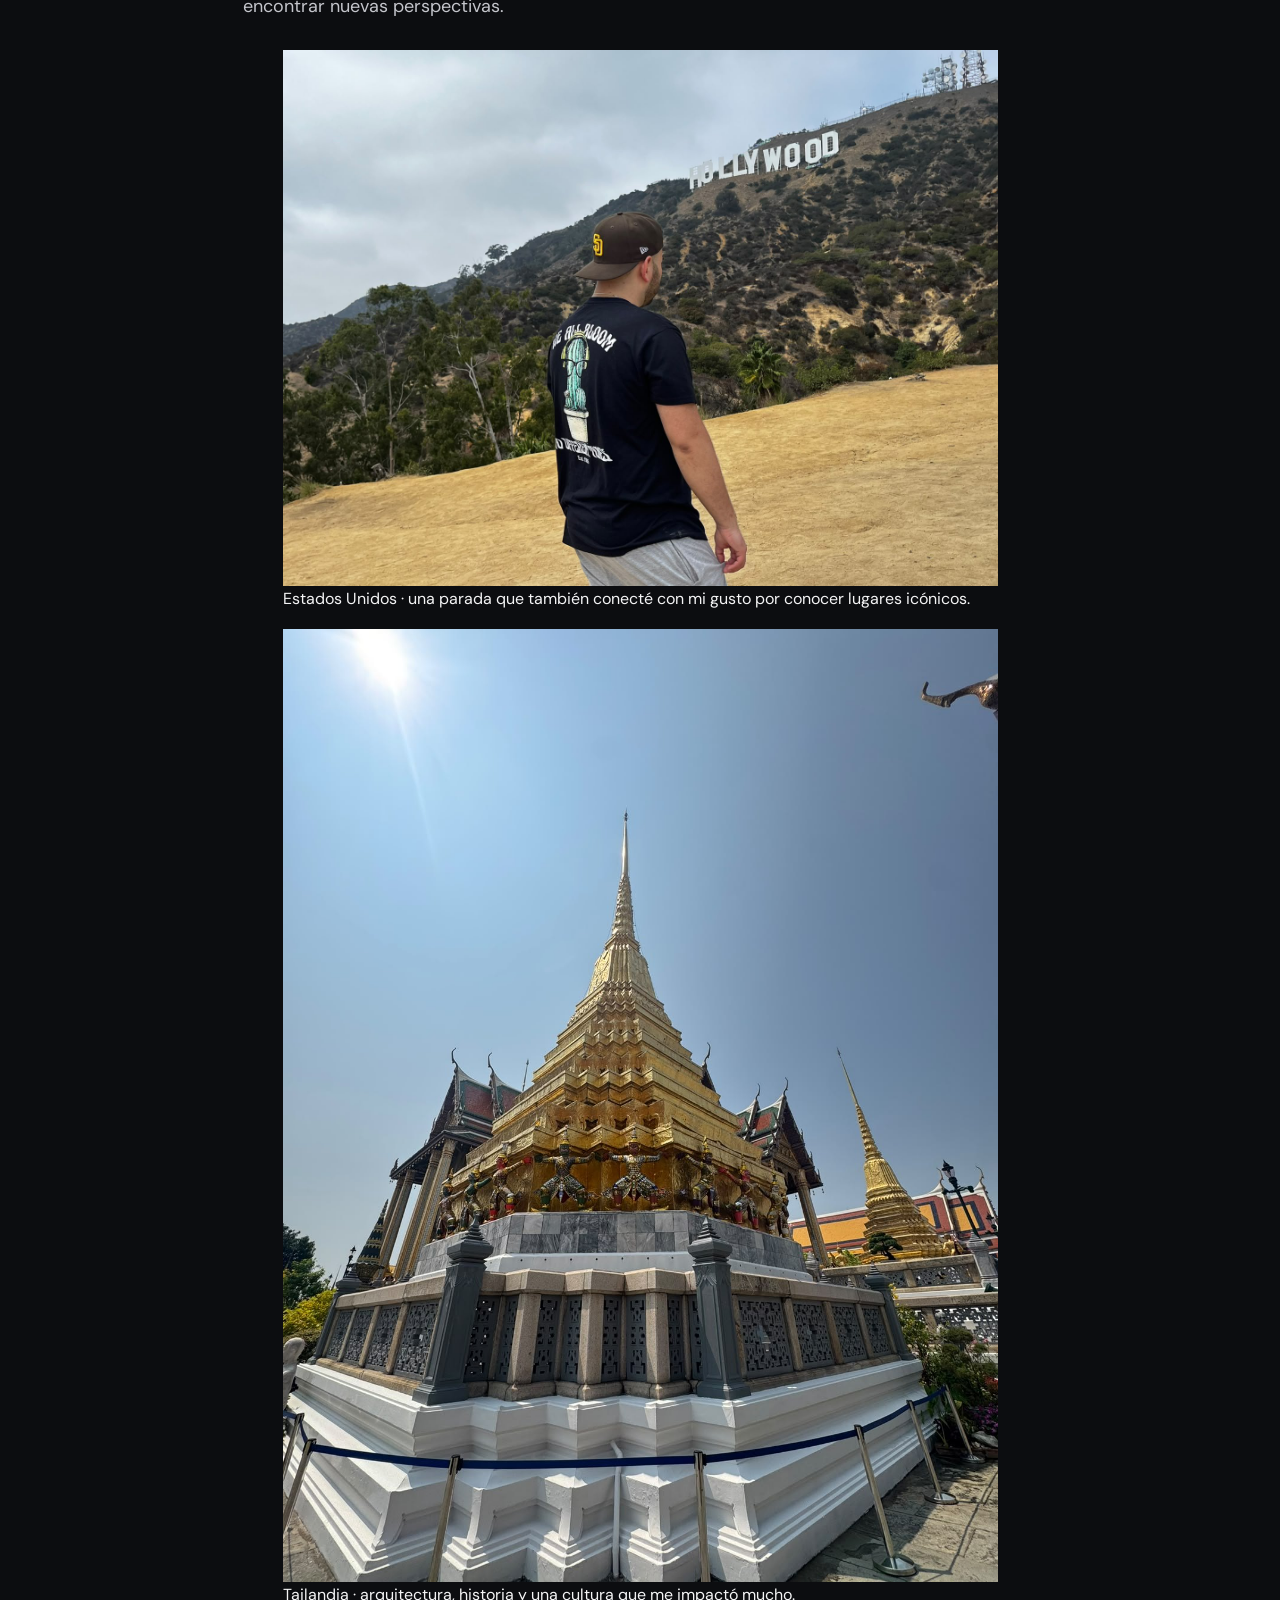
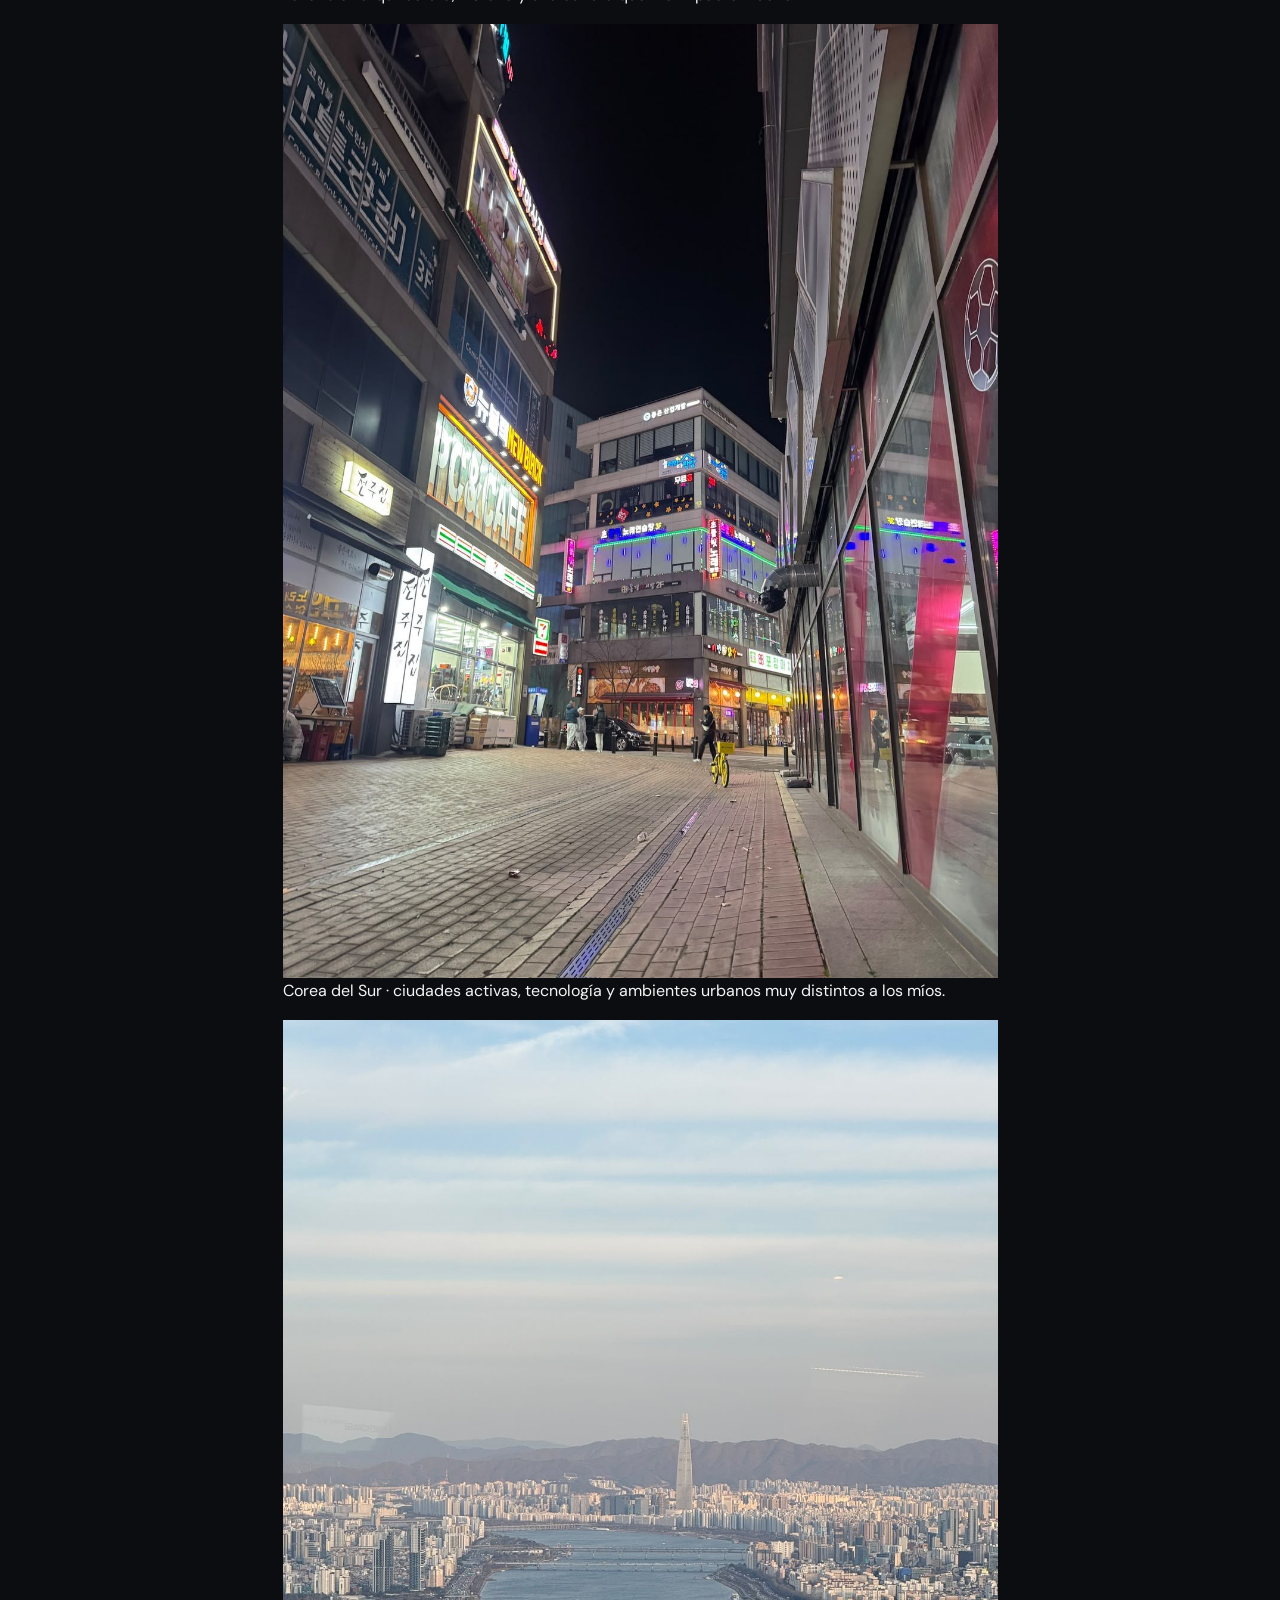
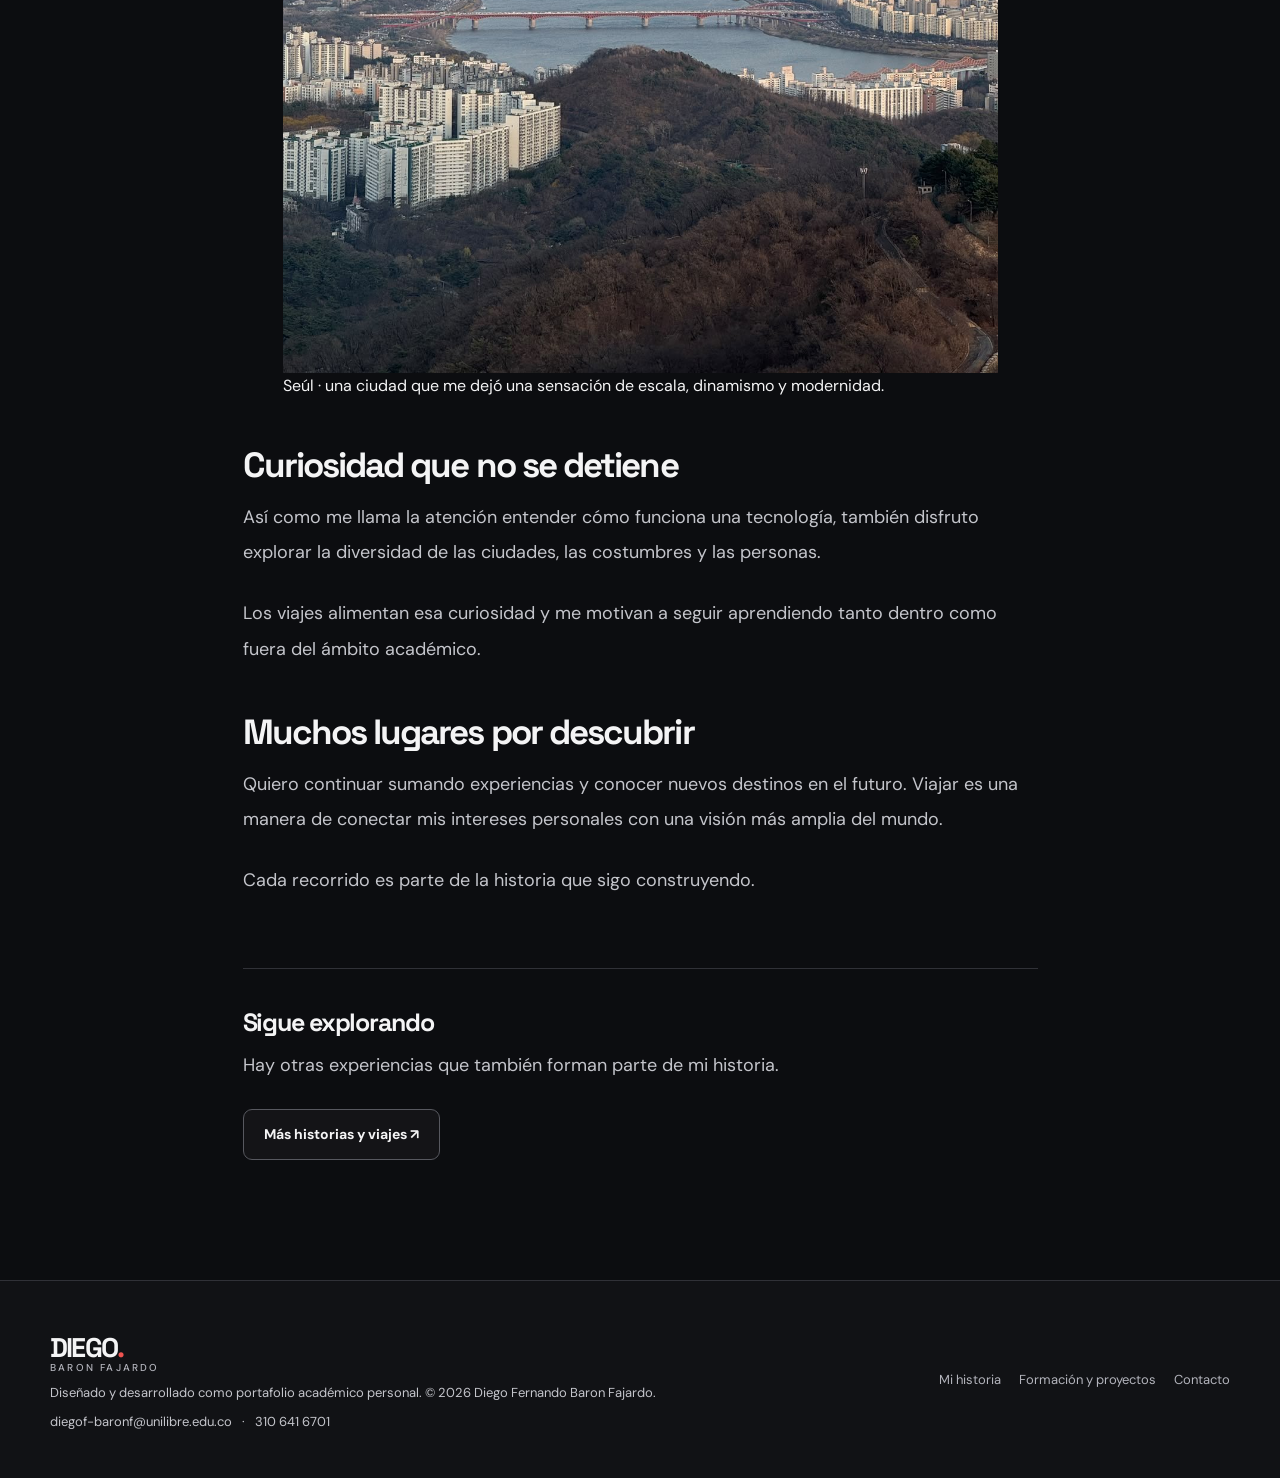
<file: articulo-viajes.html>
<!doctype html>
<html lang="es"><head><meta charset="utf-8"/><meta content="width=device-width,initial-scale=1" name="viewport"/><meta content="#0c0d10" name="theme-color"/><meta content="Viajes · Culturas y perspectiva" name="description"/><title>Estados Unidos, Tailandia y Corea del Sur | Diego Baron Fajardo</title><link href="style.css" rel="stylesheet"/><script defer="" src="script.js"></script></head><body><a class="skip" href="#contenido">Saltar al contenido</a><header class="site-header"><div class="wrap nav-wrap"><a aria-label="Diego Baron, inicio" class="brand" href="index.html">DIEGO<b>.</b><small>BARON FAJARDO</small></a><button aria-controls="primary-nav" aria-expanded="false" aria-label="Abrir menú" class="nav-toggle" type="button">☰ Menú</button><nav aria-label="Navegación principal" class="nav" id="primary-nav"><a href="index.html">Inicio</a><a aria-current="page" href="sobre-mi.html">Sobre mí</a><a href="vida-academica.html">Formación y proyectos</a><a href="contacto.html">Contacto</a></nav></div></header><main id="contenido"><section class="page-top"><div class="wrap"><div class="eyebrow">05 / Blog personal</div><h1>Estados Unidos, Tailandia y Corea del Sur</h1><p>Una historia de mi camino personal: experiencias, aprendizajes y nuevas perspectivas.</p></div></section><section class="section-tight"><div class="wrap"><a class="back-link" href="sobre-mi.html#historias">← Volver a mi historia</a><img alt="Fotografía de Diego frente al cartel de Hollywood durante un viaje a Estados Unidos." class="article-hero" src="images/viajes.jpg"/><div class="article-content"><p class="article-meta">Viajes · Culturas y perspectiva</p><h2>Conocer el mundo desde distintas miradas</h2><p>He tenido la oportunidad de viajar a Estados Unidos, Tailandia y Corea del Sur. Cada destino forma parte de mis experiencias personales y de mi interés por descubrir lugares y culturas diferentes.</p><p>Viajar me gusta porque me permite salir de lo cotidiano, observar otros estilos de vida y encontrar nuevas perspectivas.</p><div class="article-gallery"><figure><img alt="Diego durante su visita al letrero de Hollywood en Estados Unidos." height="1200" loading="lazy" src="images/usa-hollywood.jpg" width="1600"/><figcaption>Estados Unidos · una parada que también conecté con mi gusto por conocer lugares icónicos.</figcaption></figure><figure><img alt="Templo dorado fotografiado durante un viaje por Tailandia." height="1600" loading="lazy" src="images/tailandia-templo.jpg" width="1200"/><figcaption>Tailandia · arquitectura, historia y una cultura que me impactó mucho.</figcaption></figure><figure><img alt="Calle iluminada de noche durante un viaje a Corea del Sur." height="1600" loading="lazy" src="images/corea-noche.jpg" width="1200"/><figcaption>Corea del Sur · ciudades activas, tecnología y ambientes urbanos muy distintos a los míos.</figcaption></figure><figure><img alt="Vista panorámica urbana de Seúl con el río Han y sus puentes." height="1600" loading="lazy" src="images/corea-vista.jpg" width="1200"/><figcaption>Seúl · una ciudad que me dejó una sensación de escala, dinamismo y modernidad.</figcaption></figure></div><h2>Curiosidad que no se detiene</h2><p>Así como me llama la atención entender cómo funciona una tecnología, también disfruto explorar la diversidad de las ciudades, las costumbres y las personas.</p><p>Los viajes alimentan esa curiosidad y me motivan a seguir aprendiendo tanto dentro como fuera del ámbito académico.</p><h2>Muchos lugares por descubrir</h2><p>Quiero continuar sumando experiencias y conocer nuevos destinos en el futuro. Viajar es una manera de conectar mis intereses personales con una visión más amplia del mundo.</p><p>Cada recorrido es parte de la historia que sigo construyendo.</p><div class="related"><h3>Sigue explorando</h3><p>Hay otras experiencias que también forman parte de mi historia.</p><a class="btn ghost" href="sobre-mi.html#historias">Más historias y viajes ↗</a></div></div></div></section></main><footer class="site-footer"><div class="wrap foot-inner"><div><a class="brand" href="index.html">DIEGO<b>.</b><small>BARON FAJARDO</small></a><p>Diseñado y desarrollado como portafolio académico personal. © 2026 Diego Fernando Baron Fajardo.</p><p class="footer-contact"><a href="mailto:diegof-baronf@unilibre.edu.co">diegof-baronf@unilibre.edu.co</a> <span aria-hidden="true">·</span> <a href="tel:+573106416701">310 641 6701</a></p></div><nav aria-label="Enlaces del pie" class="foot-links"><a href="sobre-mi.html">Mi historia</a><a href="vida-academica.html">Formación y proyectos</a><a href="contacto.html">Contacto</a></nav></div></footer></body></html>
</file>
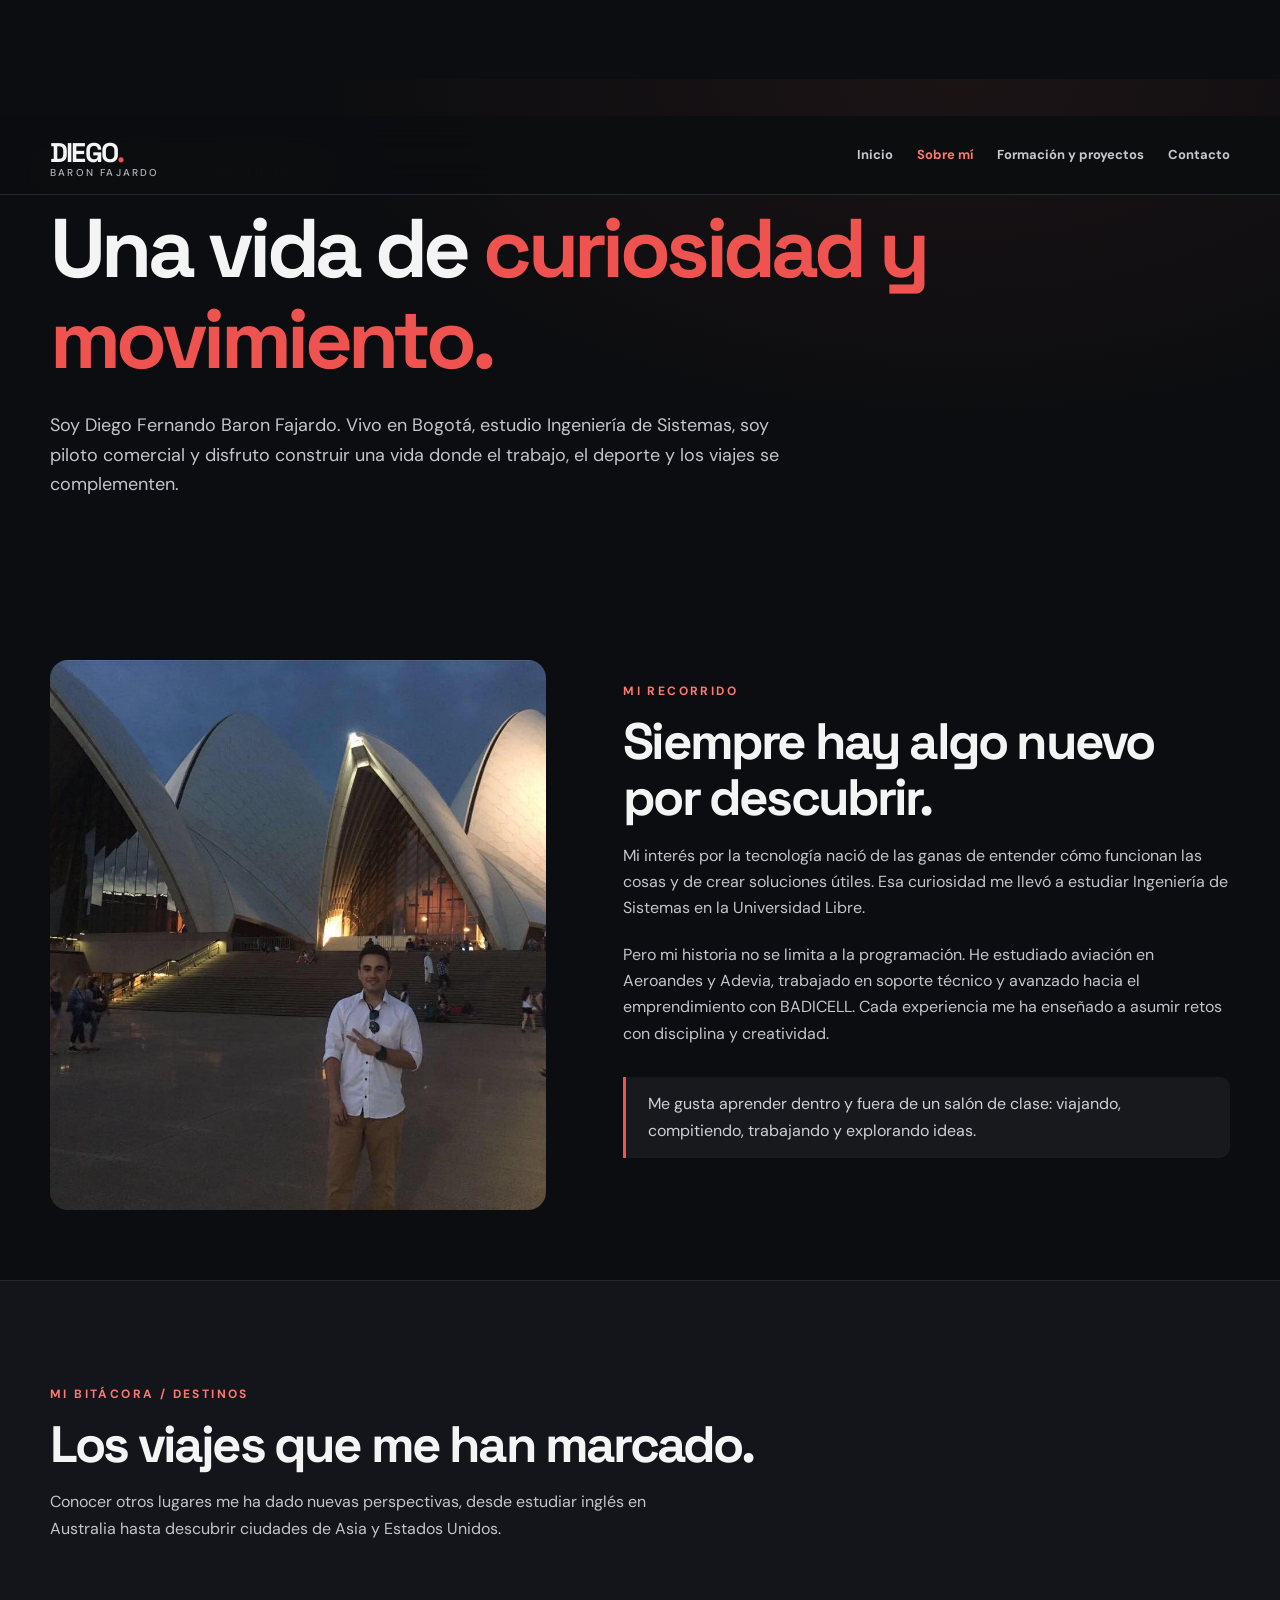
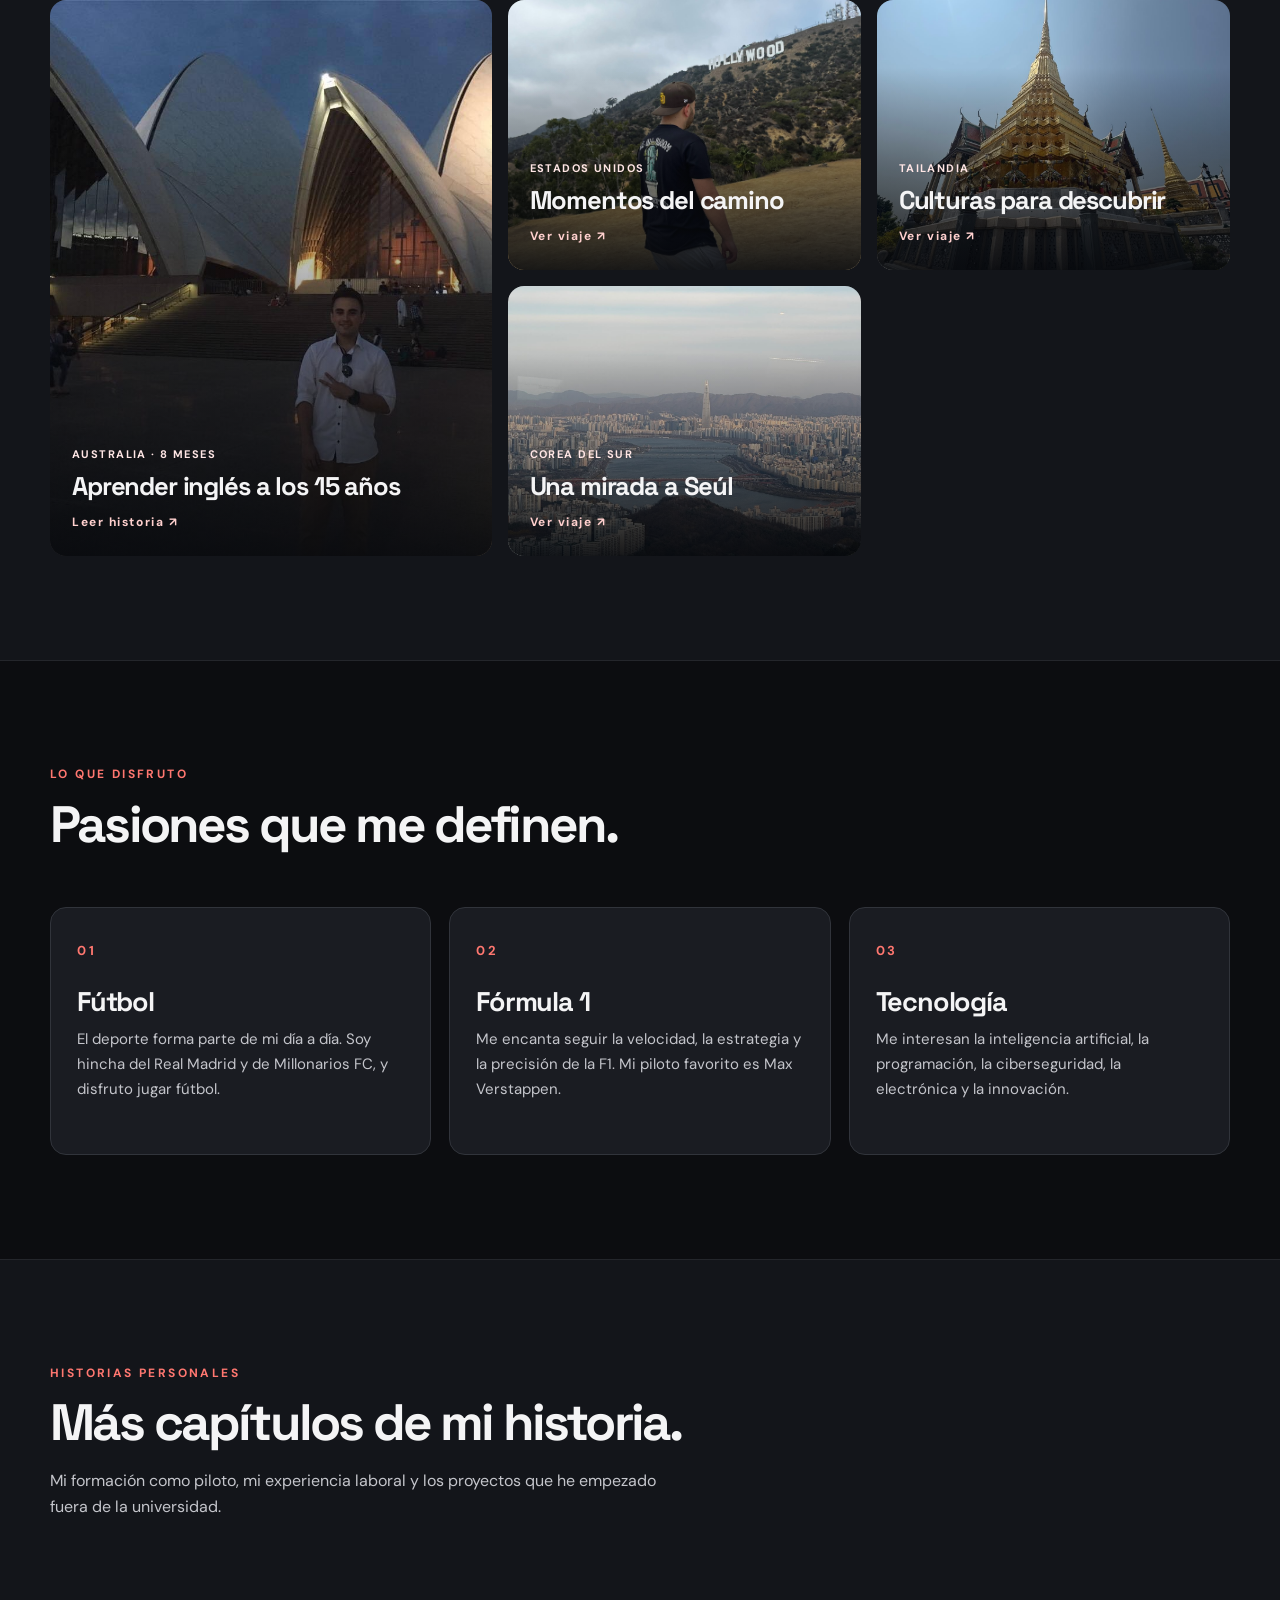
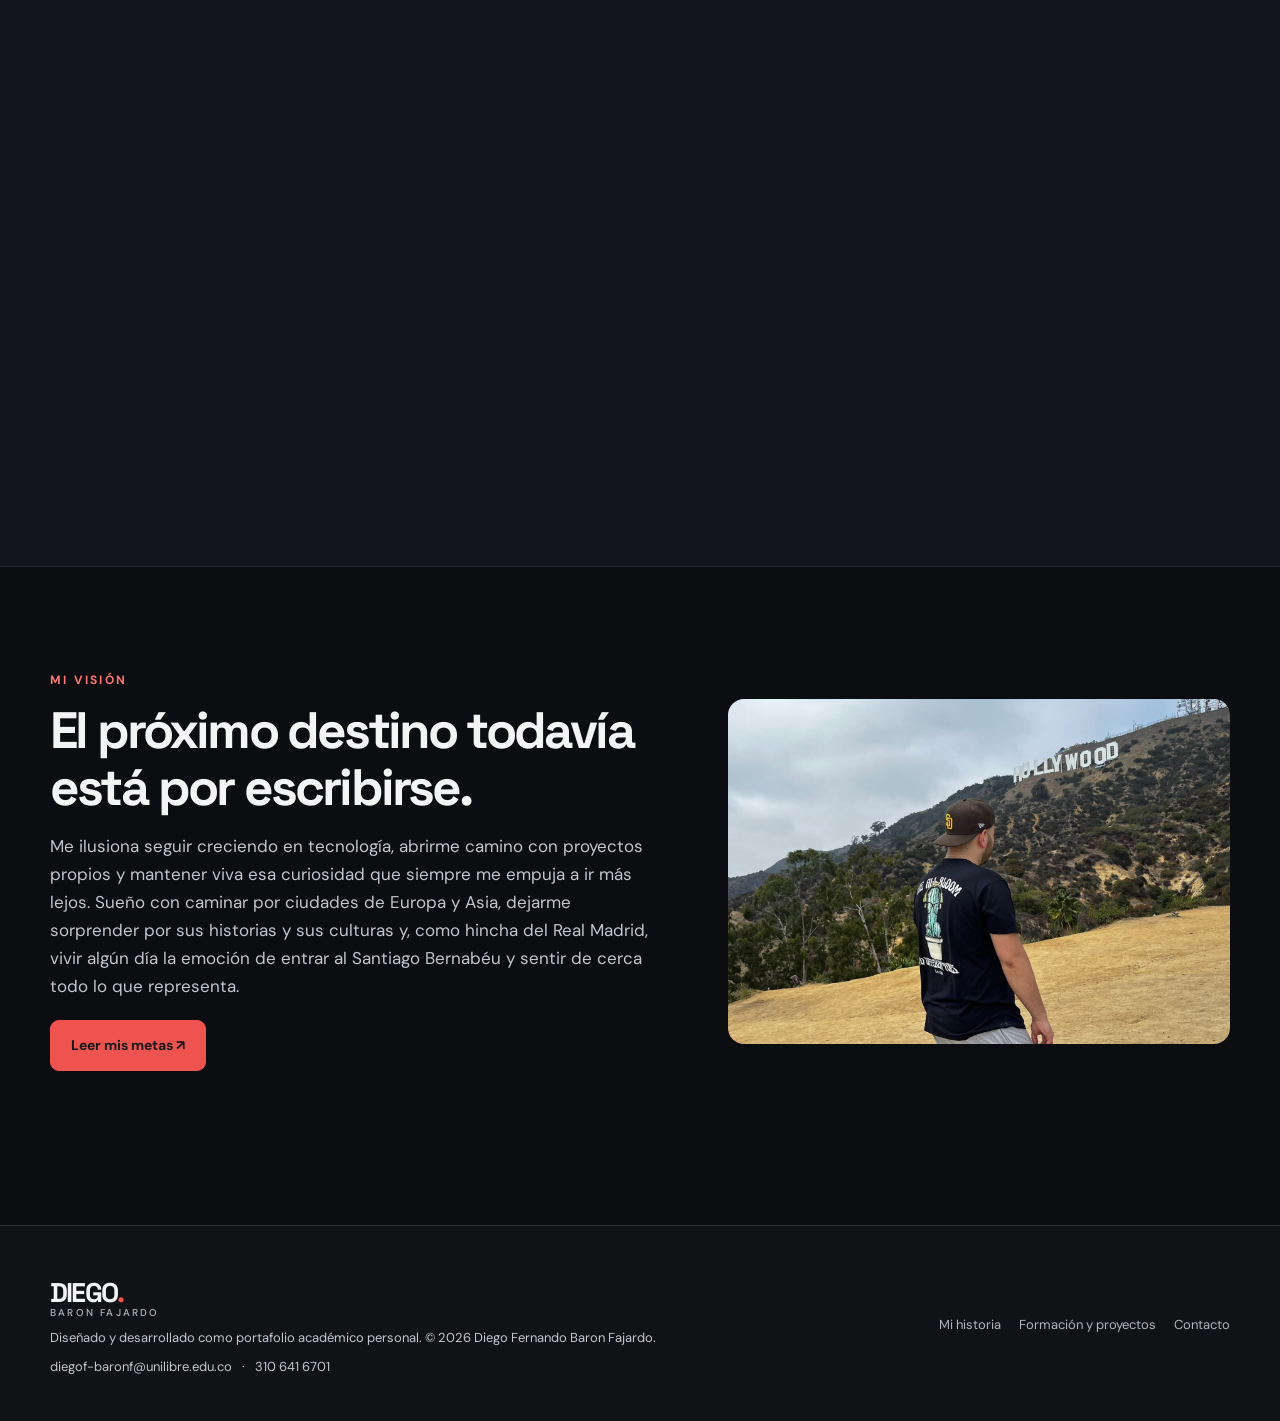
<file: blog.html>
<!doctype html>
<html lang="es"><head><meta charset="utf-8"/><meta content="width=device-width,initial-scale=1" name="viewport"/><meta content="0; url=sobre-mi.html#historias" http-equiv="refresh"/><title>Historias y viajes · Diego Baron Fajardo</title><link href="sobre-mi.html#historias" rel="canonical"/></head><body><main><p>Mis historias y artículos ahora están en <a href="sobre-mi.html#historias">Sobre mí</a>.</p></main></body></html>
</file>
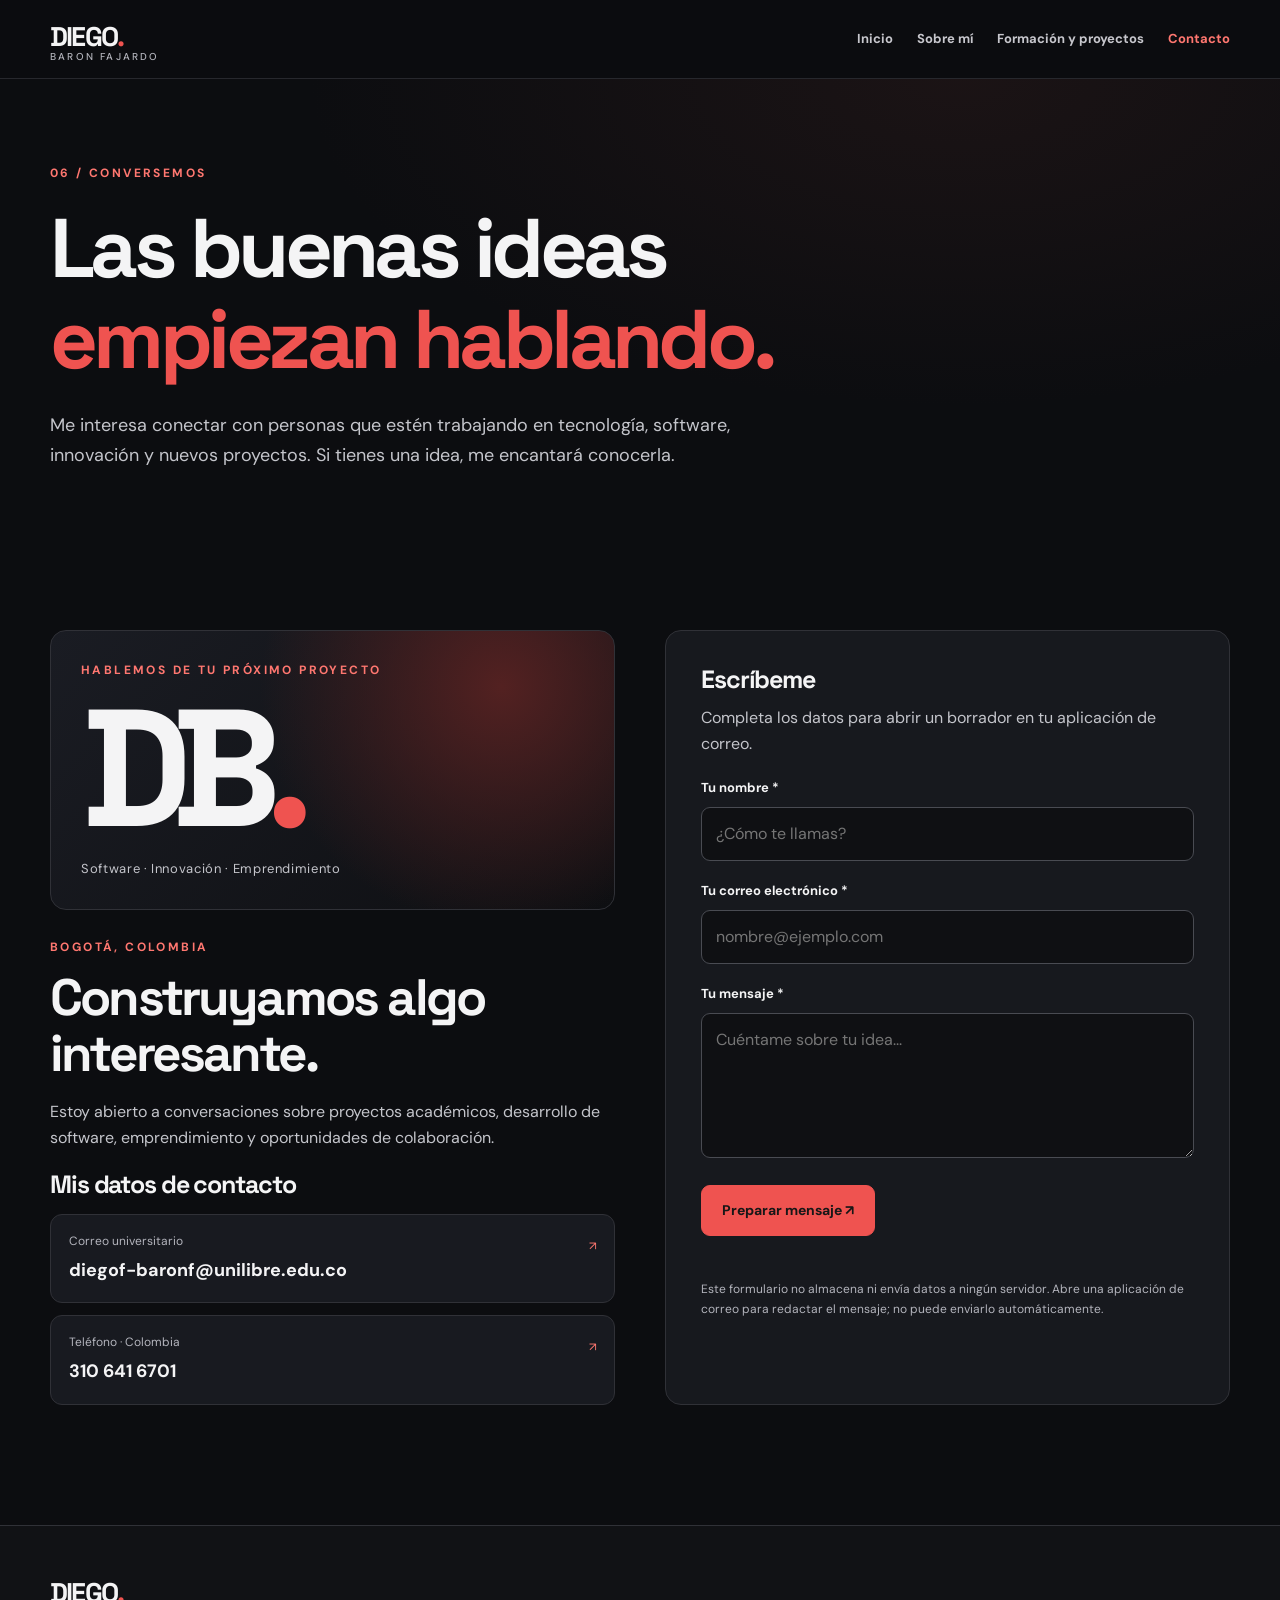
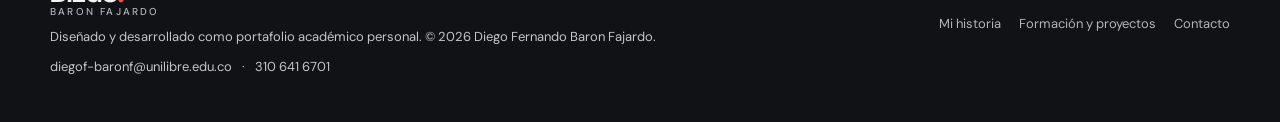
<file: contacto.html>
<!doctype html>
<html lang="es"><head><meta charset="utf-8"/><meta content="width=device-width,initial-scale=1" name="viewport"/><meta content="#0c0d10" name="theme-color"/><meta content="Contacto profesional con Diego Baron Fajardo." name="description"/><title>Contacto | Diego Baron Fajardo</title><link href="style.css" rel="stylesheet"/><script defer="" src="script.js"></script></head><body><a class="skip" href="#contenido">Saltar al contenido</a><header class="site-header"><div class="wrap nav-wrap"><a aria-label="Diego Baron, inicio" class="brand" href="index.html">DIEGO<b>.</b><small>BARON FAJARDO</small></a><button aria-controls="primary-nav" aria-expanded="false" aria-label="Abrir menú" class="nav-toggle" type="button">☰ Menú</button><nav aria-label="Navegación principal" class="nav" id="primary-nav"><a href="index.html">Inicio</a><a href="sobre-mi.html">Sobre mí</a><a href="vida-academica.html">Formación y proyectos</a><a aria-current="page" href="contacto.html">Contacto</a></nav></div></header><main id="contenido"><section class="page-top"><div class="wrap"><div class="eyebrow">06 / Conversemos</div><h1>Las buenas ideas<br/><span class="accent">empiezan hablando.</span></h1><p>Me interesa conectar con personas que estén trabajando en tecnología, software, innovación y nuevos proyectos. Si tienes una idea, me encantará conocerla.</p></div></section><section class="section-tight"><div class="wrap contact-layout"><div><div class="contact-intro-visual"><span class="eyebrow">HABLEMOS DE TU PRÓXIMO PROYECTO</span><div class="contact-monogram">DB<span>.</span></div><p>Software · Innovación · Emprendimiento</p></div><div class="eyebrow">Bogotá, Colombia</div><h2>Construyamos algo interesante.</h2><p>Estoy abierto a conversaciones sobre proyectos académicos, desarrollo de software, emprendimiento y oportunidades de colaboración.</p><h3>Mis datos de contacto</h3><div class="contact-methods"><a class="contact-method" href="mailto:diegof-baronf@unilibre.edu.co"><span>Correo universitario</span><strong>diegof-baronf@unilibre.edu.co</strong><span class="contact-arrow">↗</span></a><a class="contact-method" href="tel:+573106416701"><span>Teléfono · Colombia</span><strong>310 641 6701</strong><span class="contact-arrow">↗</span></a></div></div><div class="form-panel"><h3>Escríbeme</h3><p>Completa los datos para abrir un borrador en tu aplicación de correo.</p><form id="contact-form"><div class="form-field"><label for="name">Tu nombre *</label><input autocomplete="name" id="name" maxlength="90" name="name" placeholder="¿Cómo te llamas?" required=""/></div><div class="form-field"><label for="email">Tu correo electrónico *</label><input autocomplete="email" id="email" maxlength="180" name="email" placeholder="nombre@ejemplo.com" required="" type="email"/></div><div class="form-field"><label for="message">Tu mensaje *</label><textarea id="message" maxlength="3000" name="message" placeholder="Cuéntame sobre tu idea..." required=""></textarea></div><button class="btn primary" type="submit">Preparar mensaje ↗</button><p aria-live="polite" class="status" id="form-status"></p><p class="form-hint">Este formulario no almacena ni envía datos a ningún servidor. Abre una aplicación de correo para redactar el mensaje; no puede enviarlo automáticamente.</p></form></div></div></section></main><footer class="site-footer"><div class="wrap foot-inner"><div><a class="brand" href="index.html">DIEGO<b>.</b><small>BARON FAJARDO</small></a><p>Diseñado y desarrollado como portafolio académico personal. © 2026 Diego Fernando Baron Fajardo.</p><p class="footer-contact"><a href="mailto:diegof-baronf@unilibre.edu.co">diegof-baronf@unilibre.edu.co</a> <span aria-hidden="true">·</span> <a href="tel:+573106416701">310 641 6701</a></p></div><nav aria-label="Enlaces del pie" class="foot-links"><a href="sobre-mi.html">Mi historia</a><a href="vida-academica.html">Formación y proyectos</a><a href="contacto.html">Contacto</a></nav></div></footer></body></html>
</file>
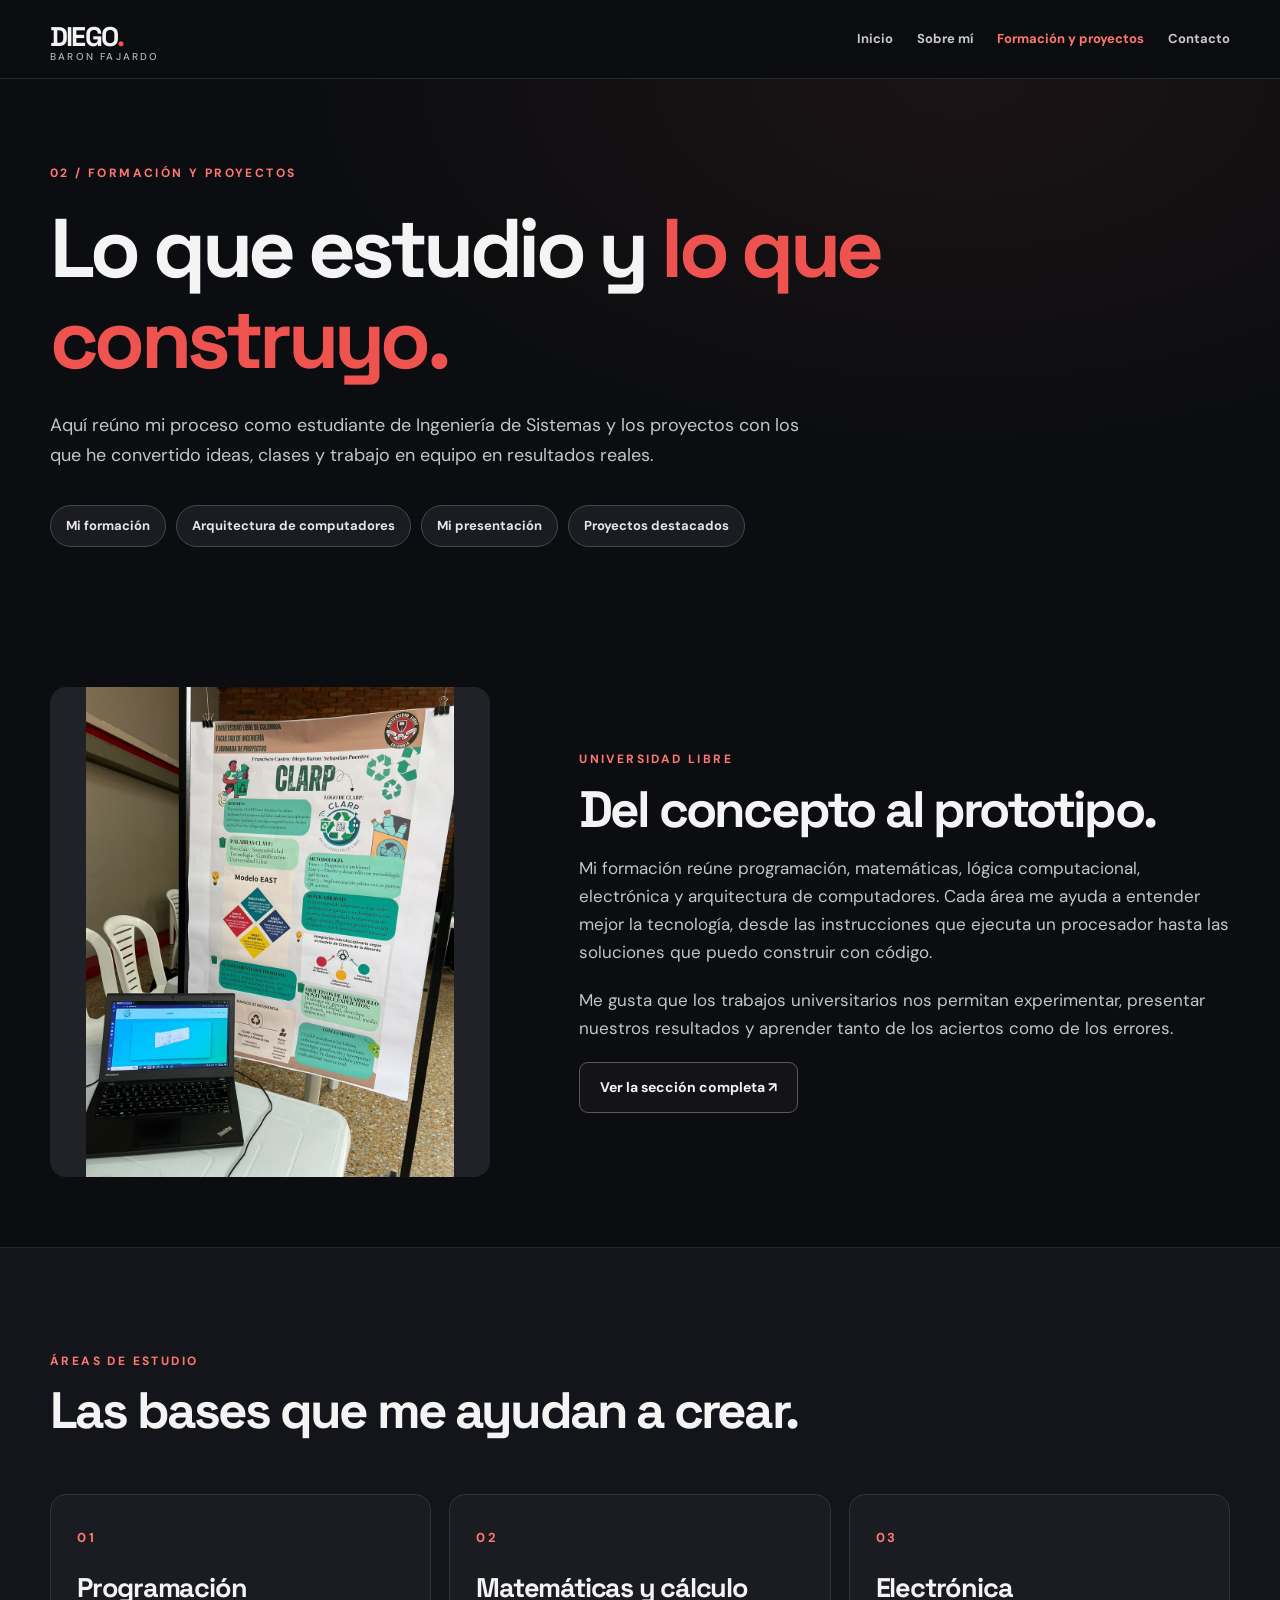
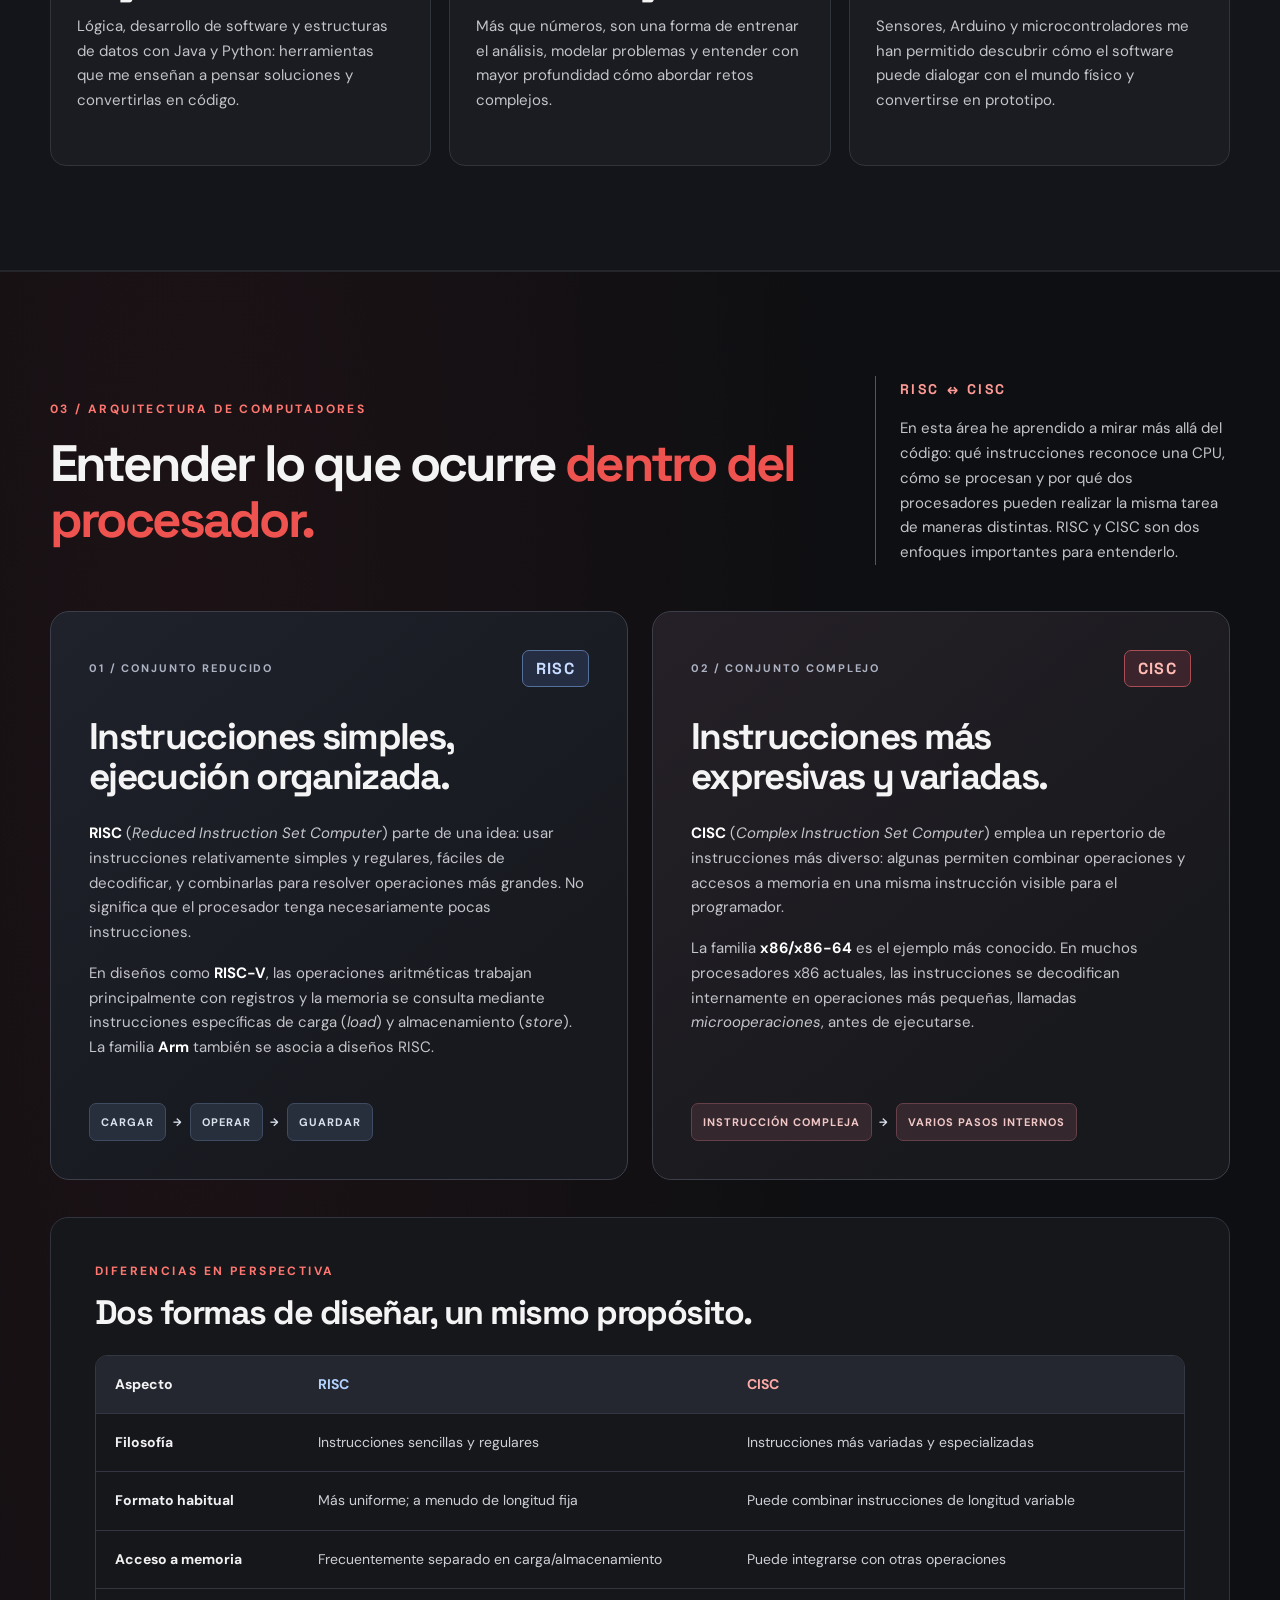
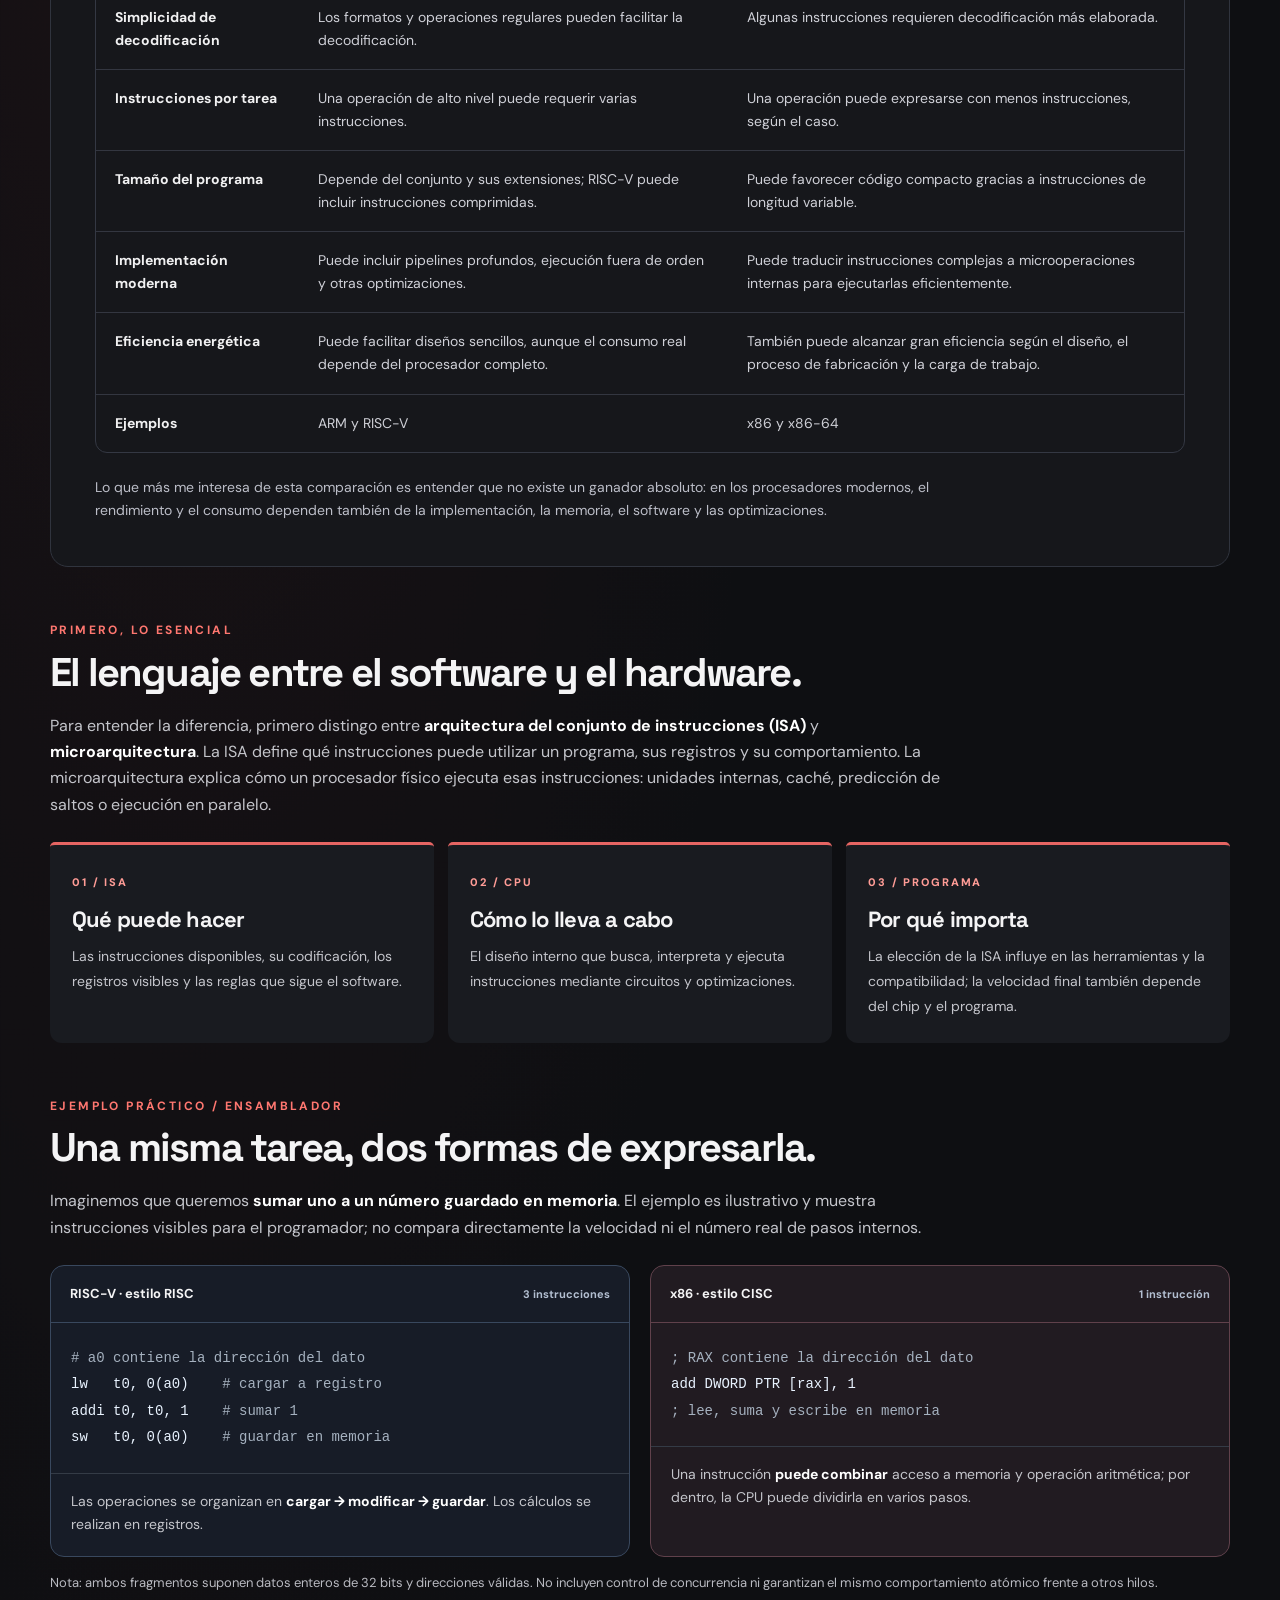
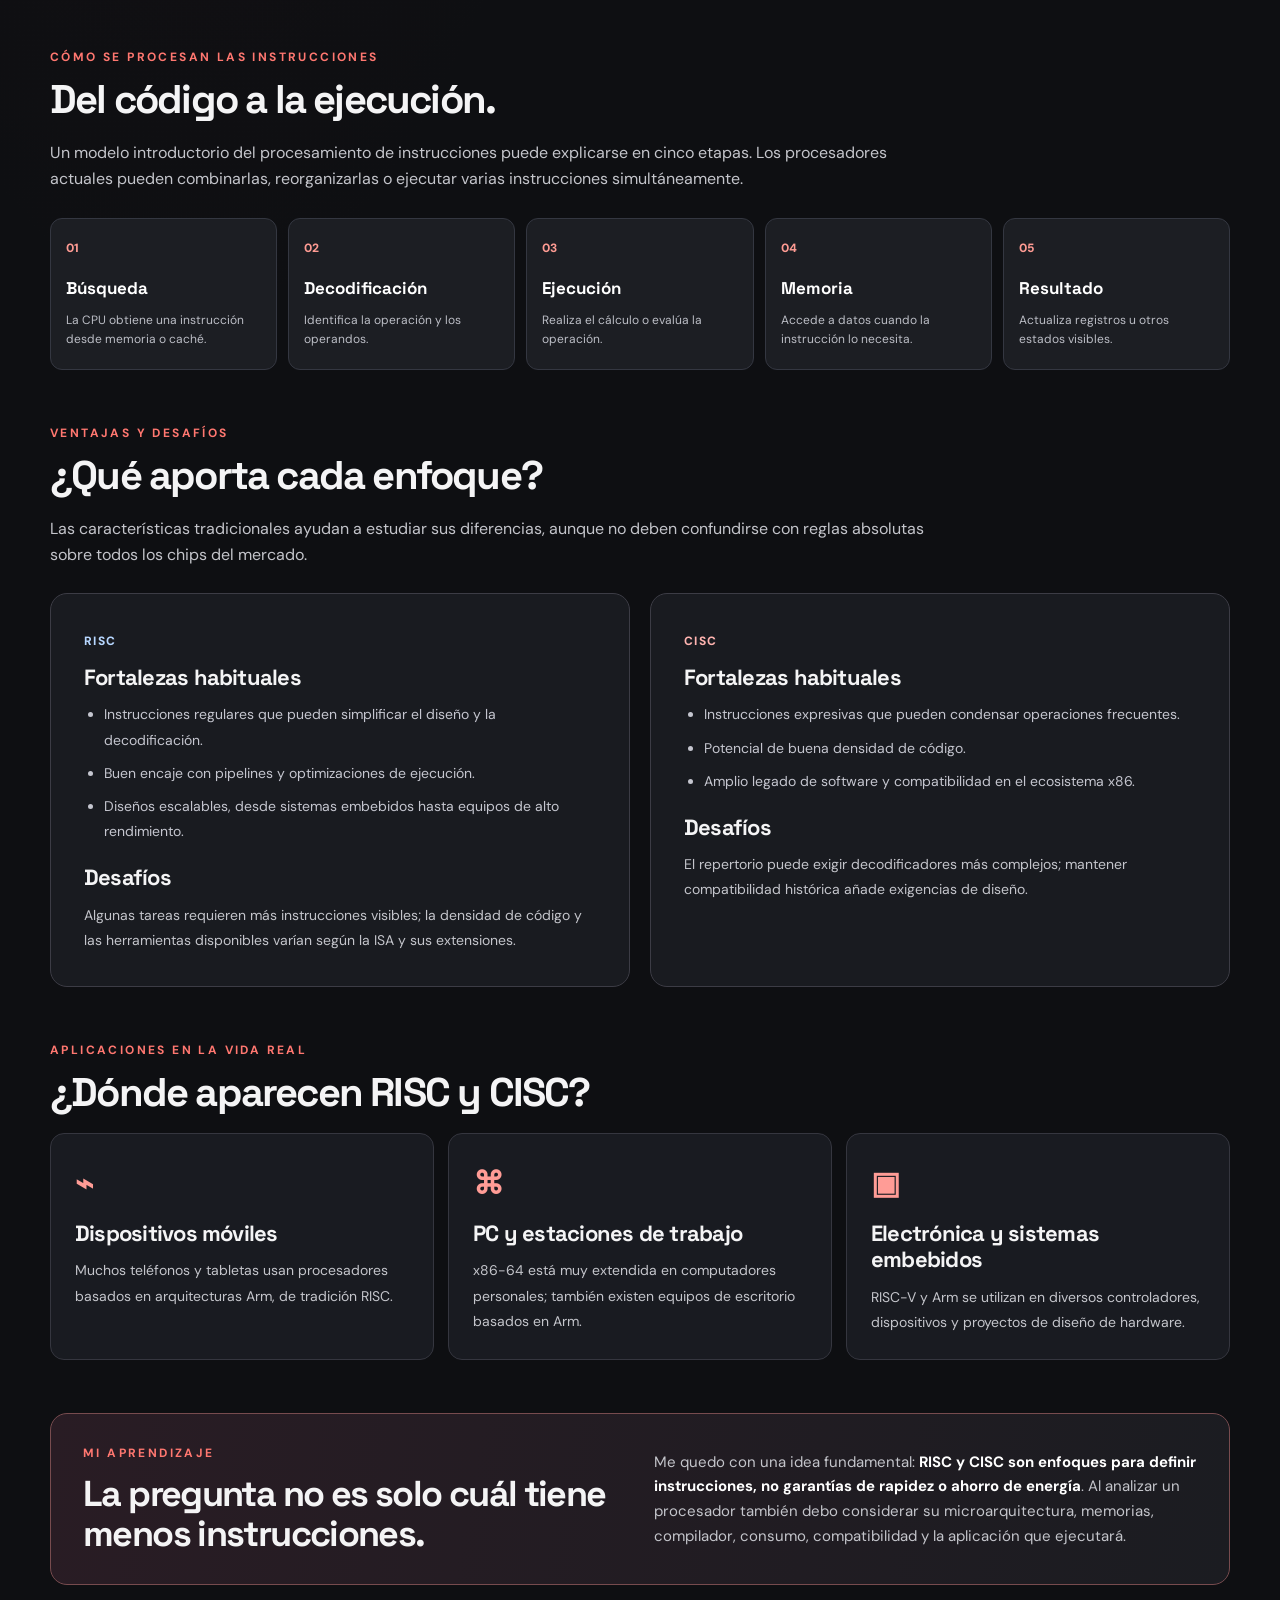
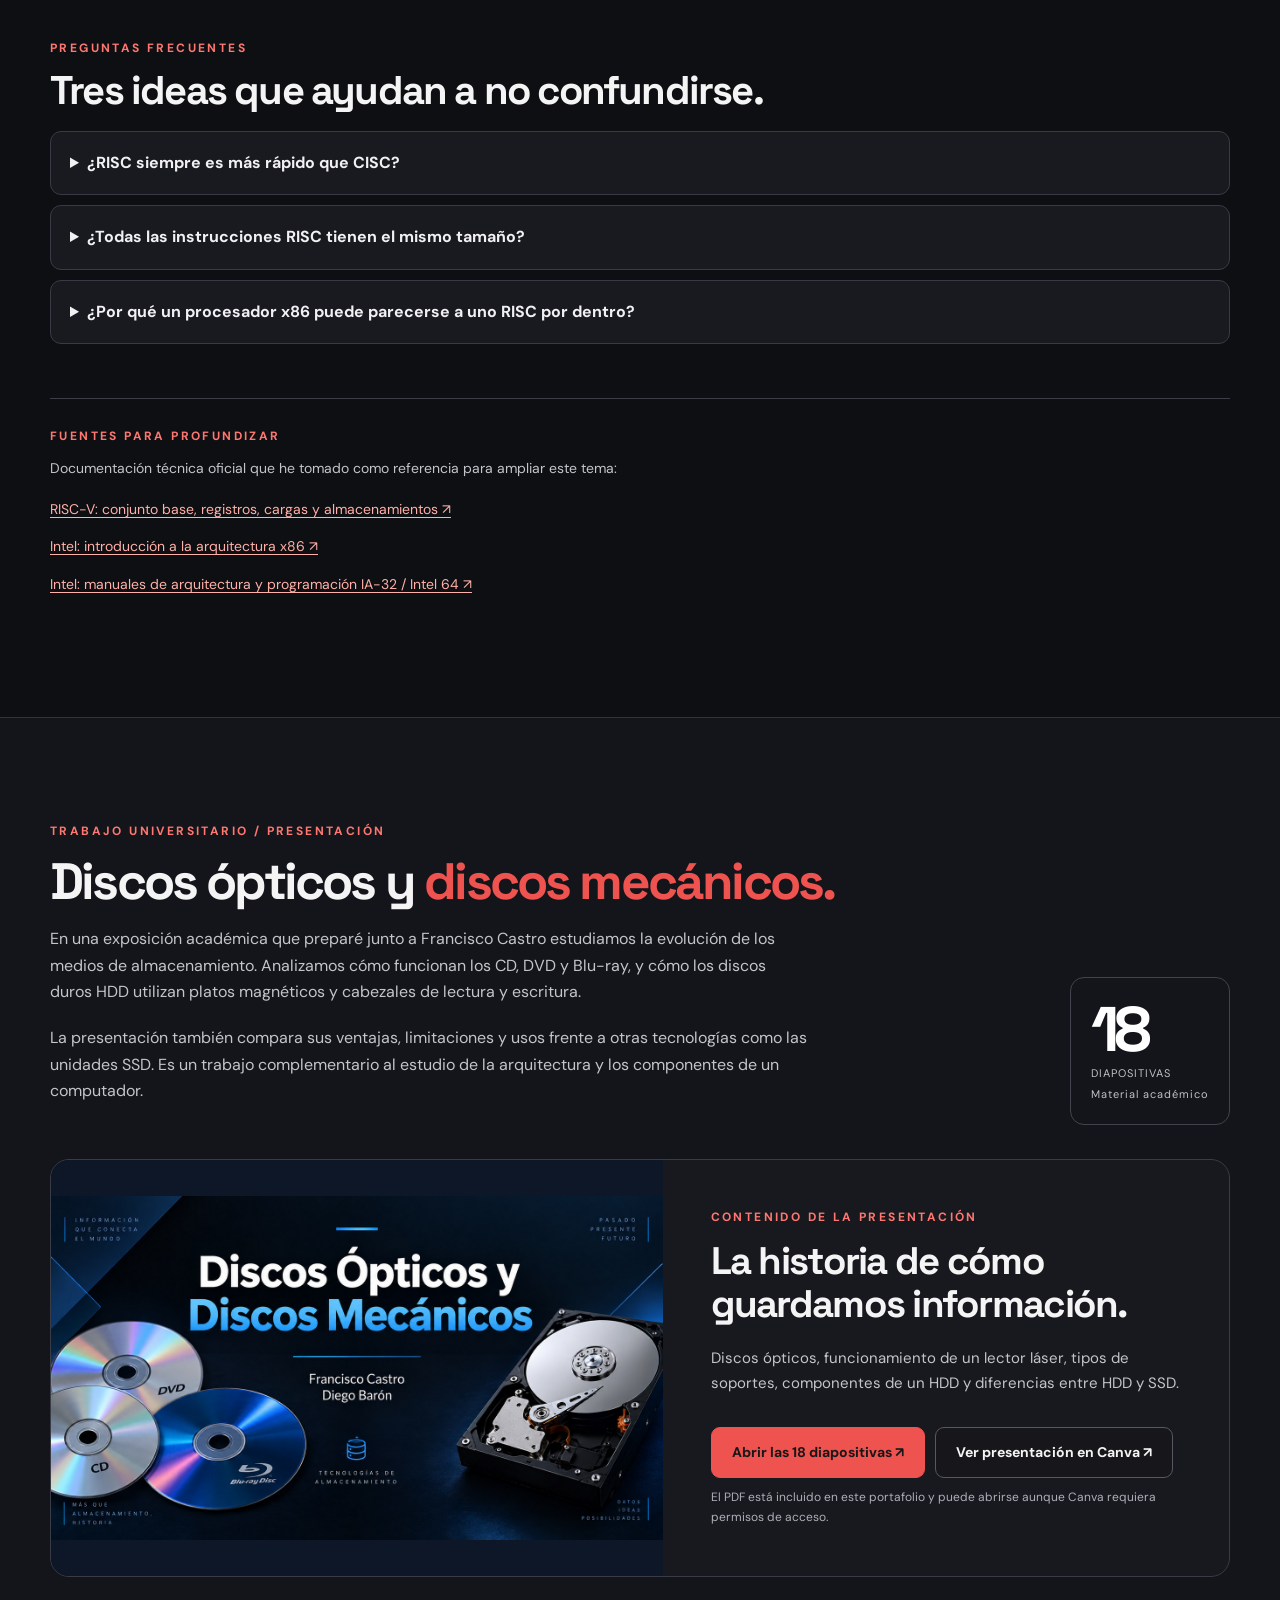
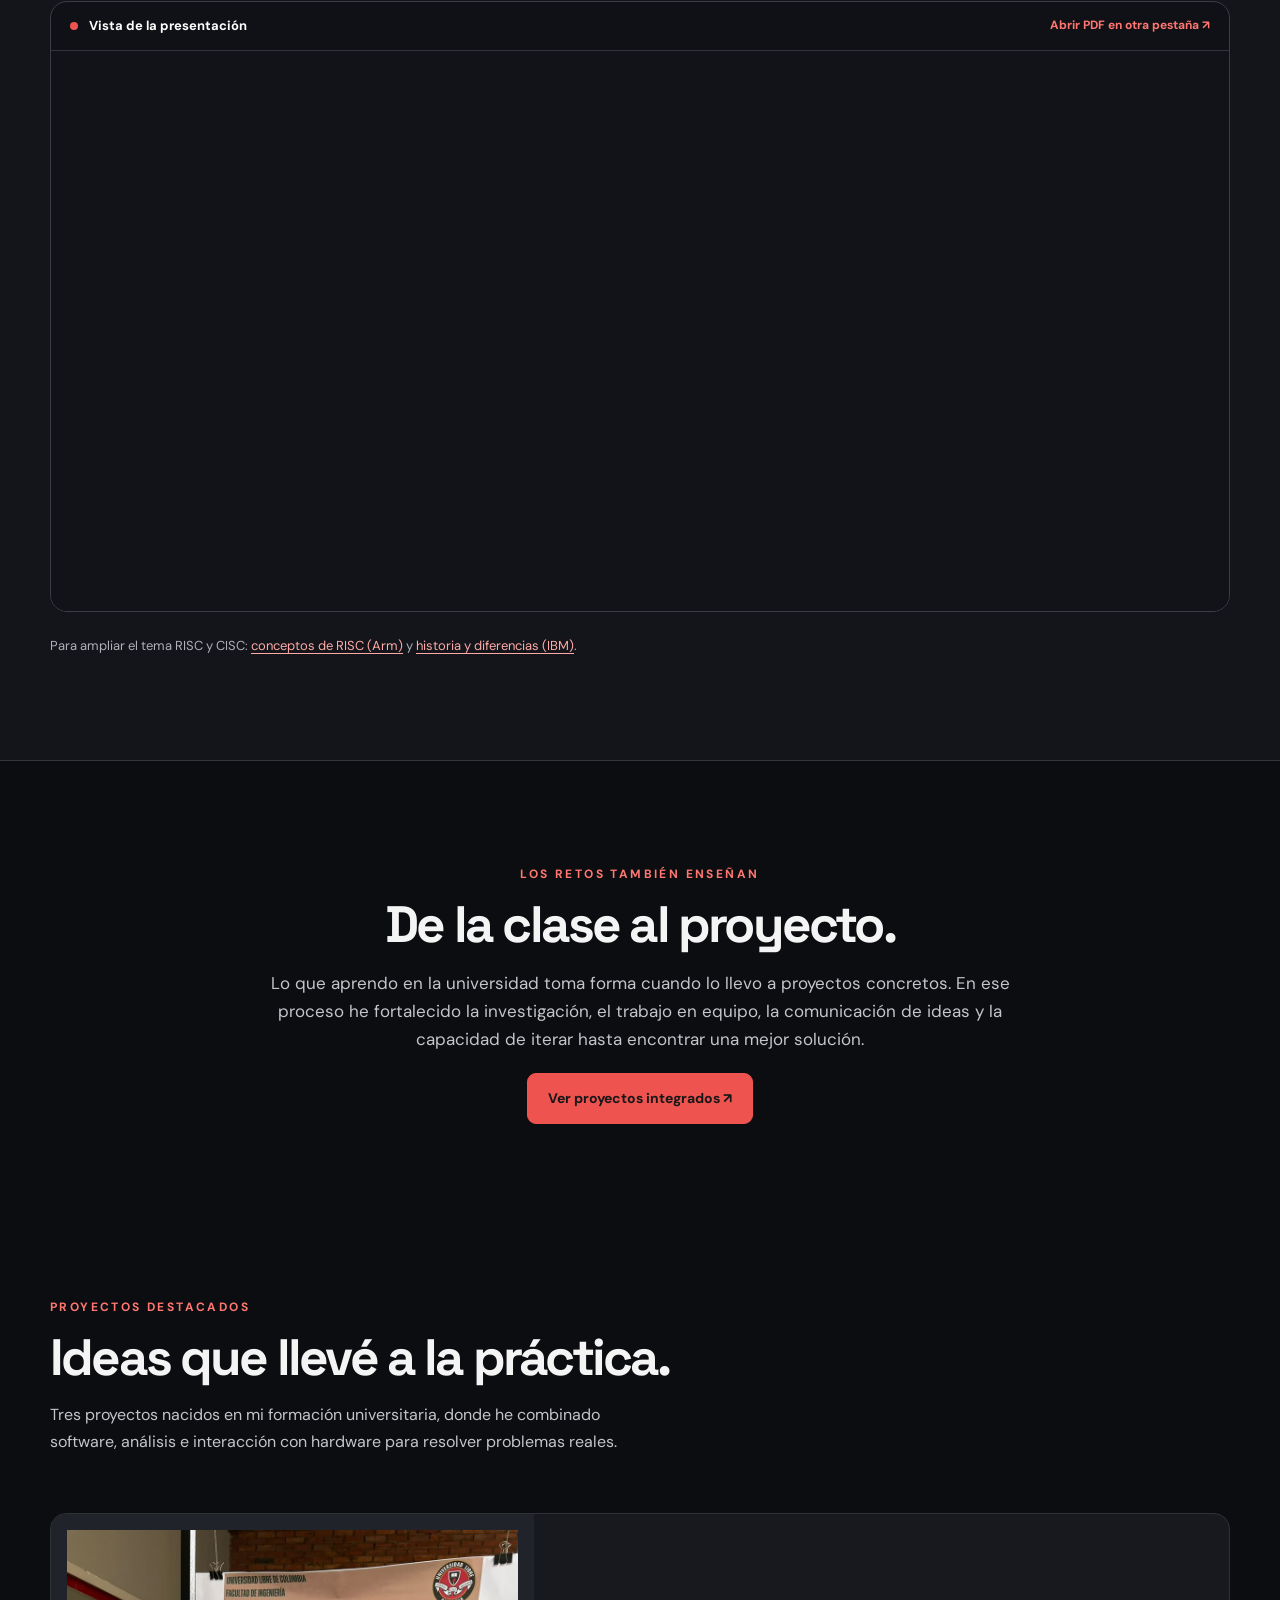
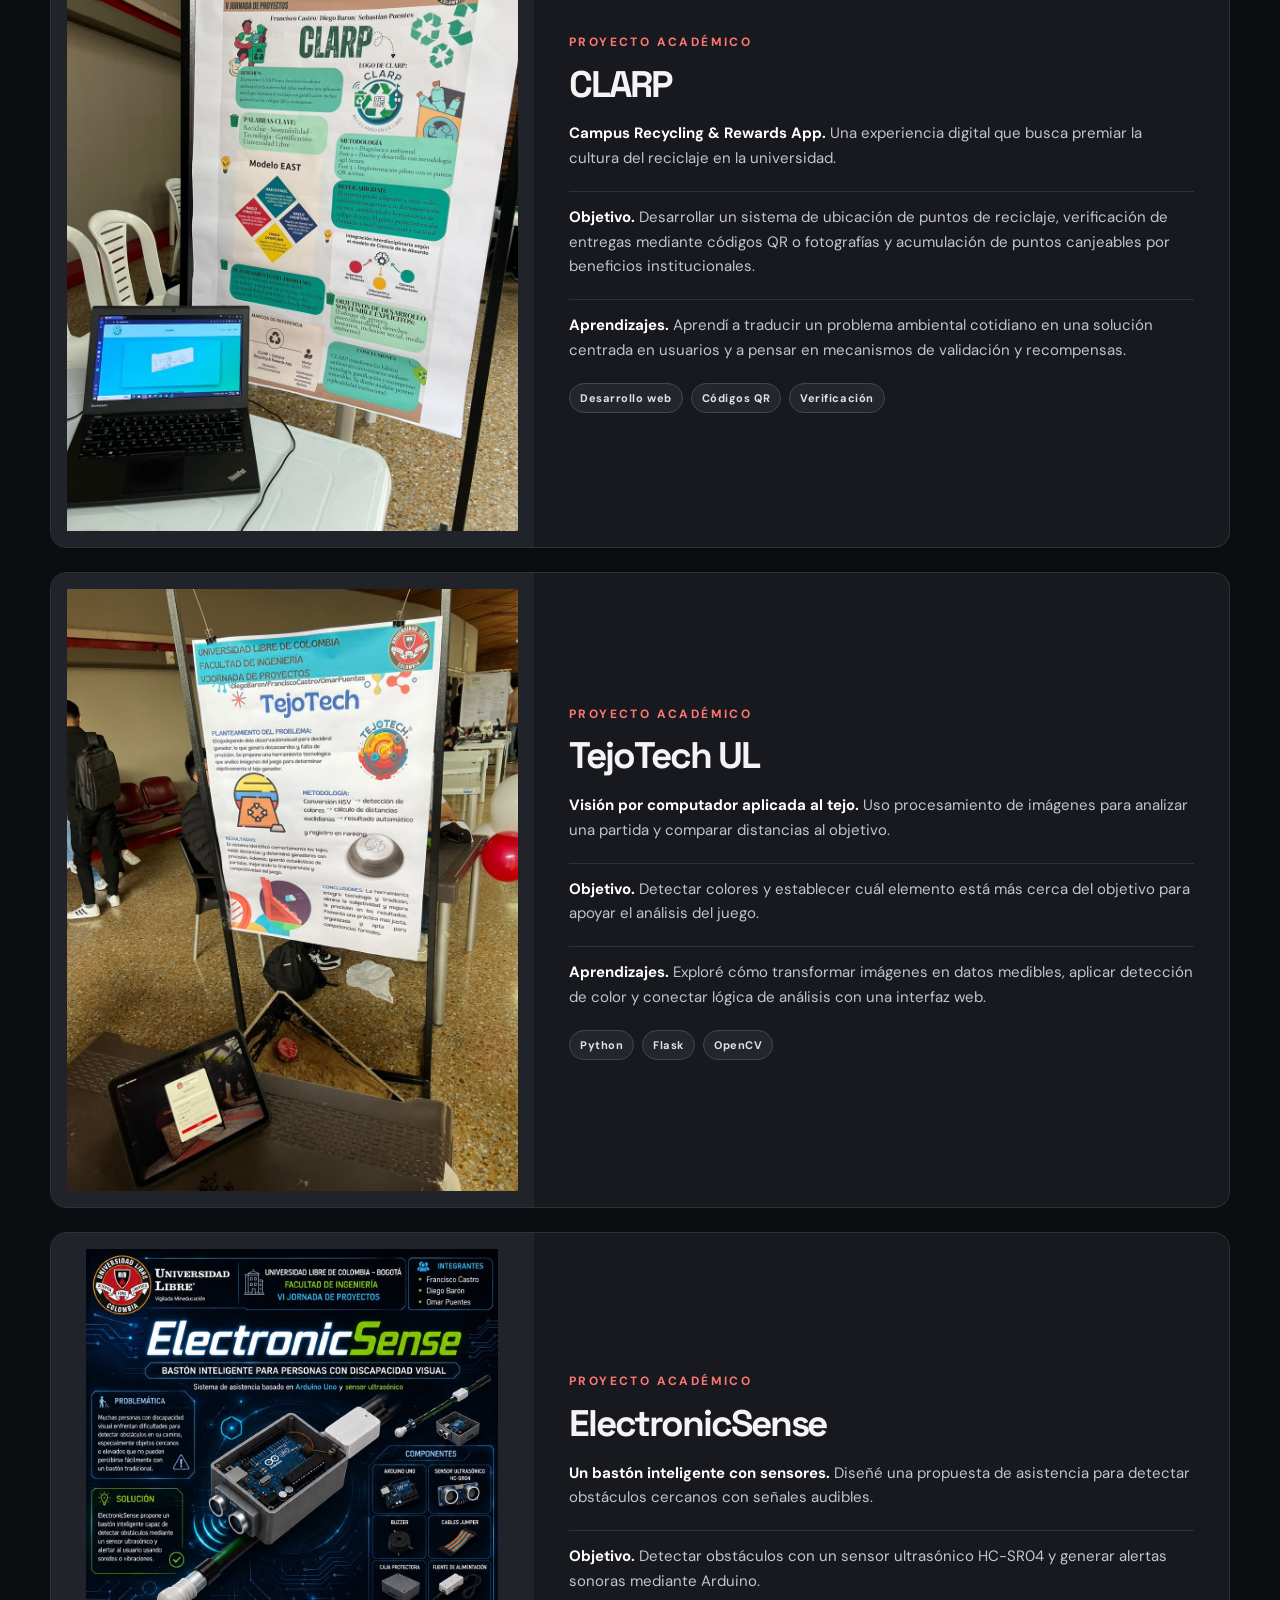
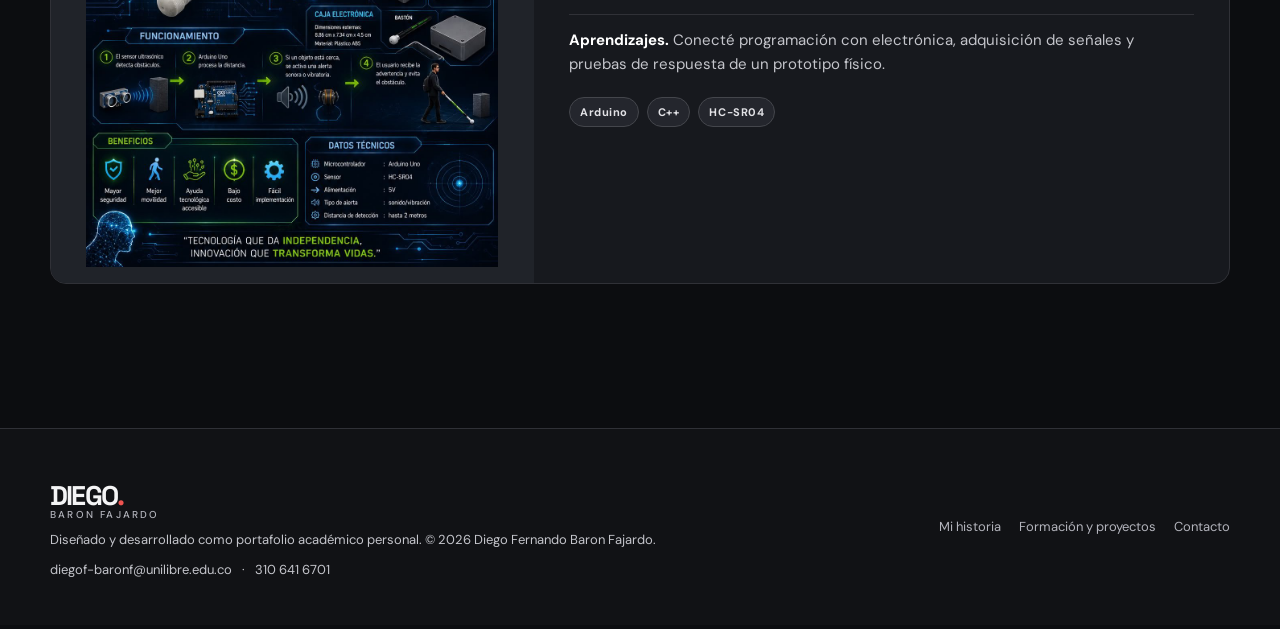
<file: proyectos.html>
<!doctype html>
<html lang="es"><head><meta charset="utf-8"><meta name="viewport" content="width=device-width,initial-scale=1"><meta http-equiv="refresh" content="0; url=vida-academica.html"><title>Redirigiendo… | Diego Baron Fajardo</title><link rel="canonical" href="vida-academica.html"><script>location.replace('vida-academica.html');</script><link rel="stylesheet" href="style.css"></head><body><main class="page-top"><div class="wrap"><div class="eyebrow">Redirección</div><h1>Formación y proyectos</h1><p>Esta sección ahora está integrada en una sola página.</p><p><a class="btn primary" href="vida-academica.html">Ir a Formación y proyectos ↗</a></p></div></main></body></html>
</file>
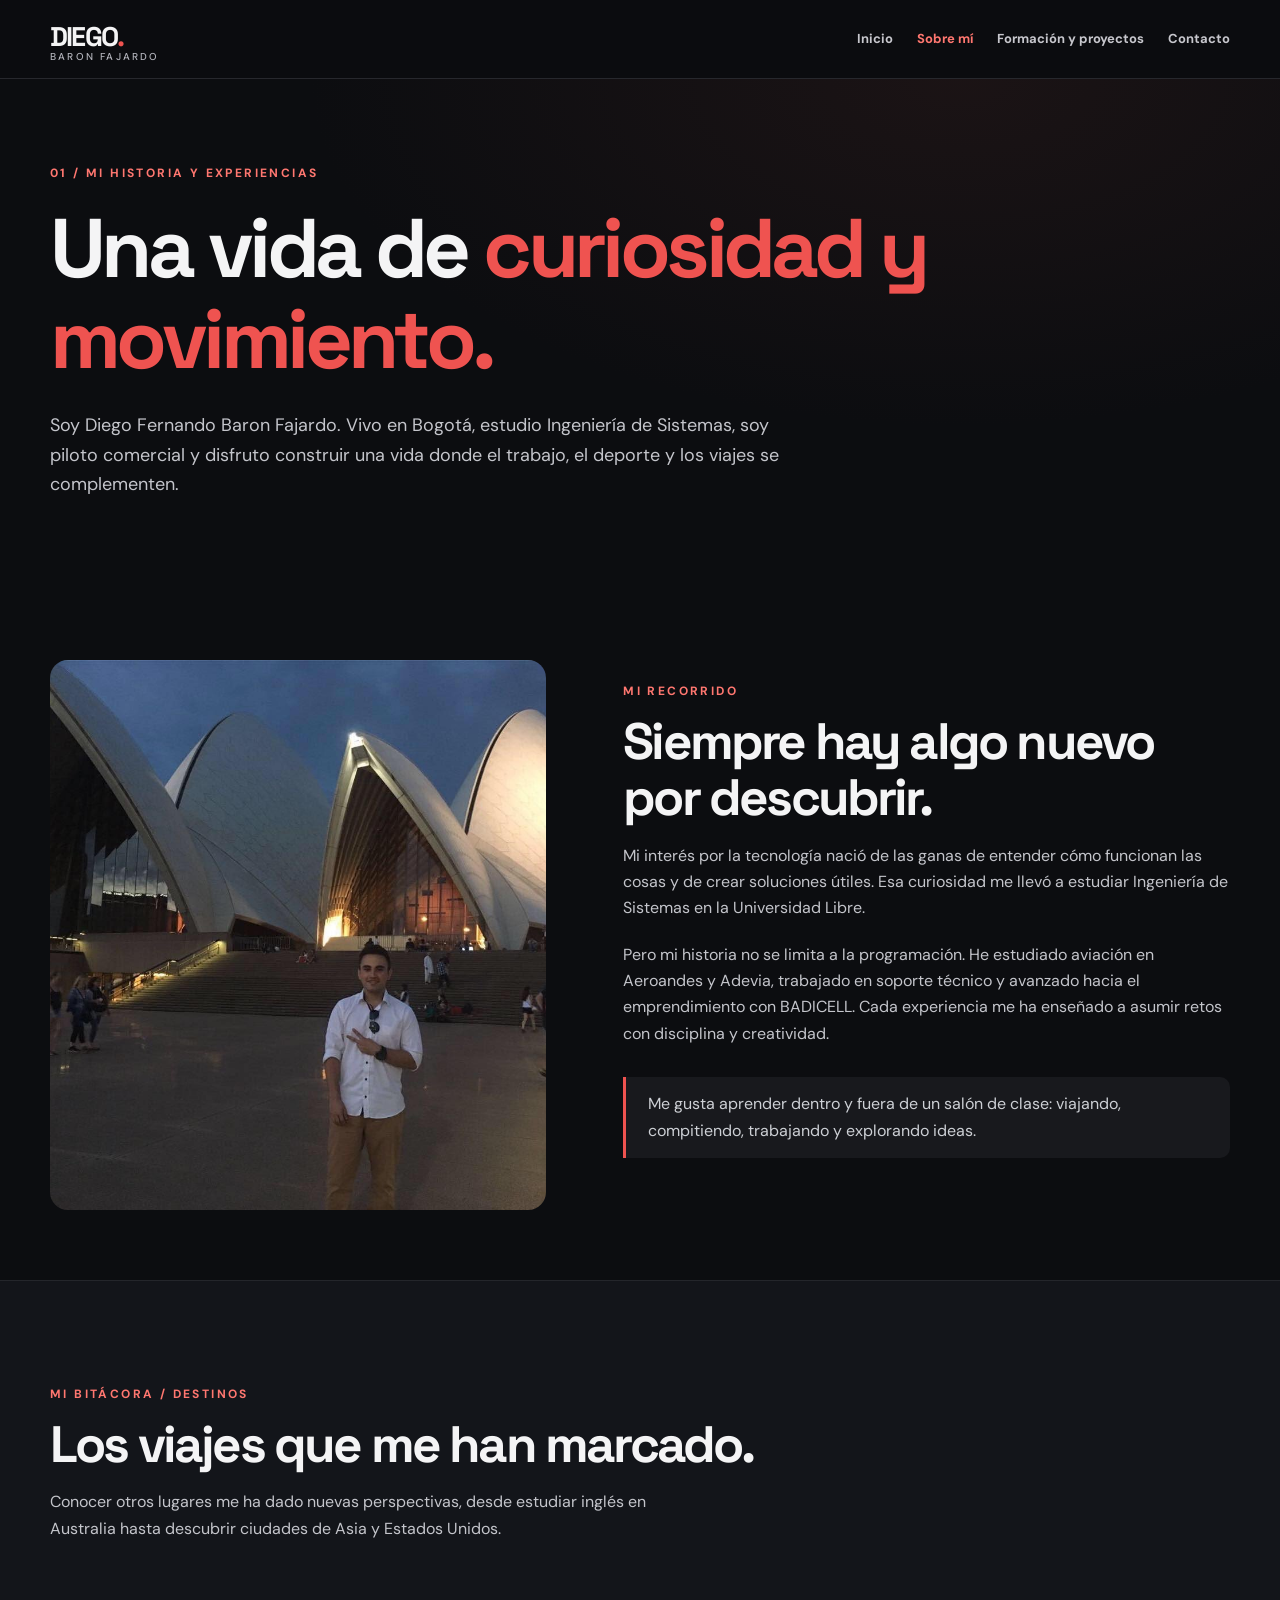
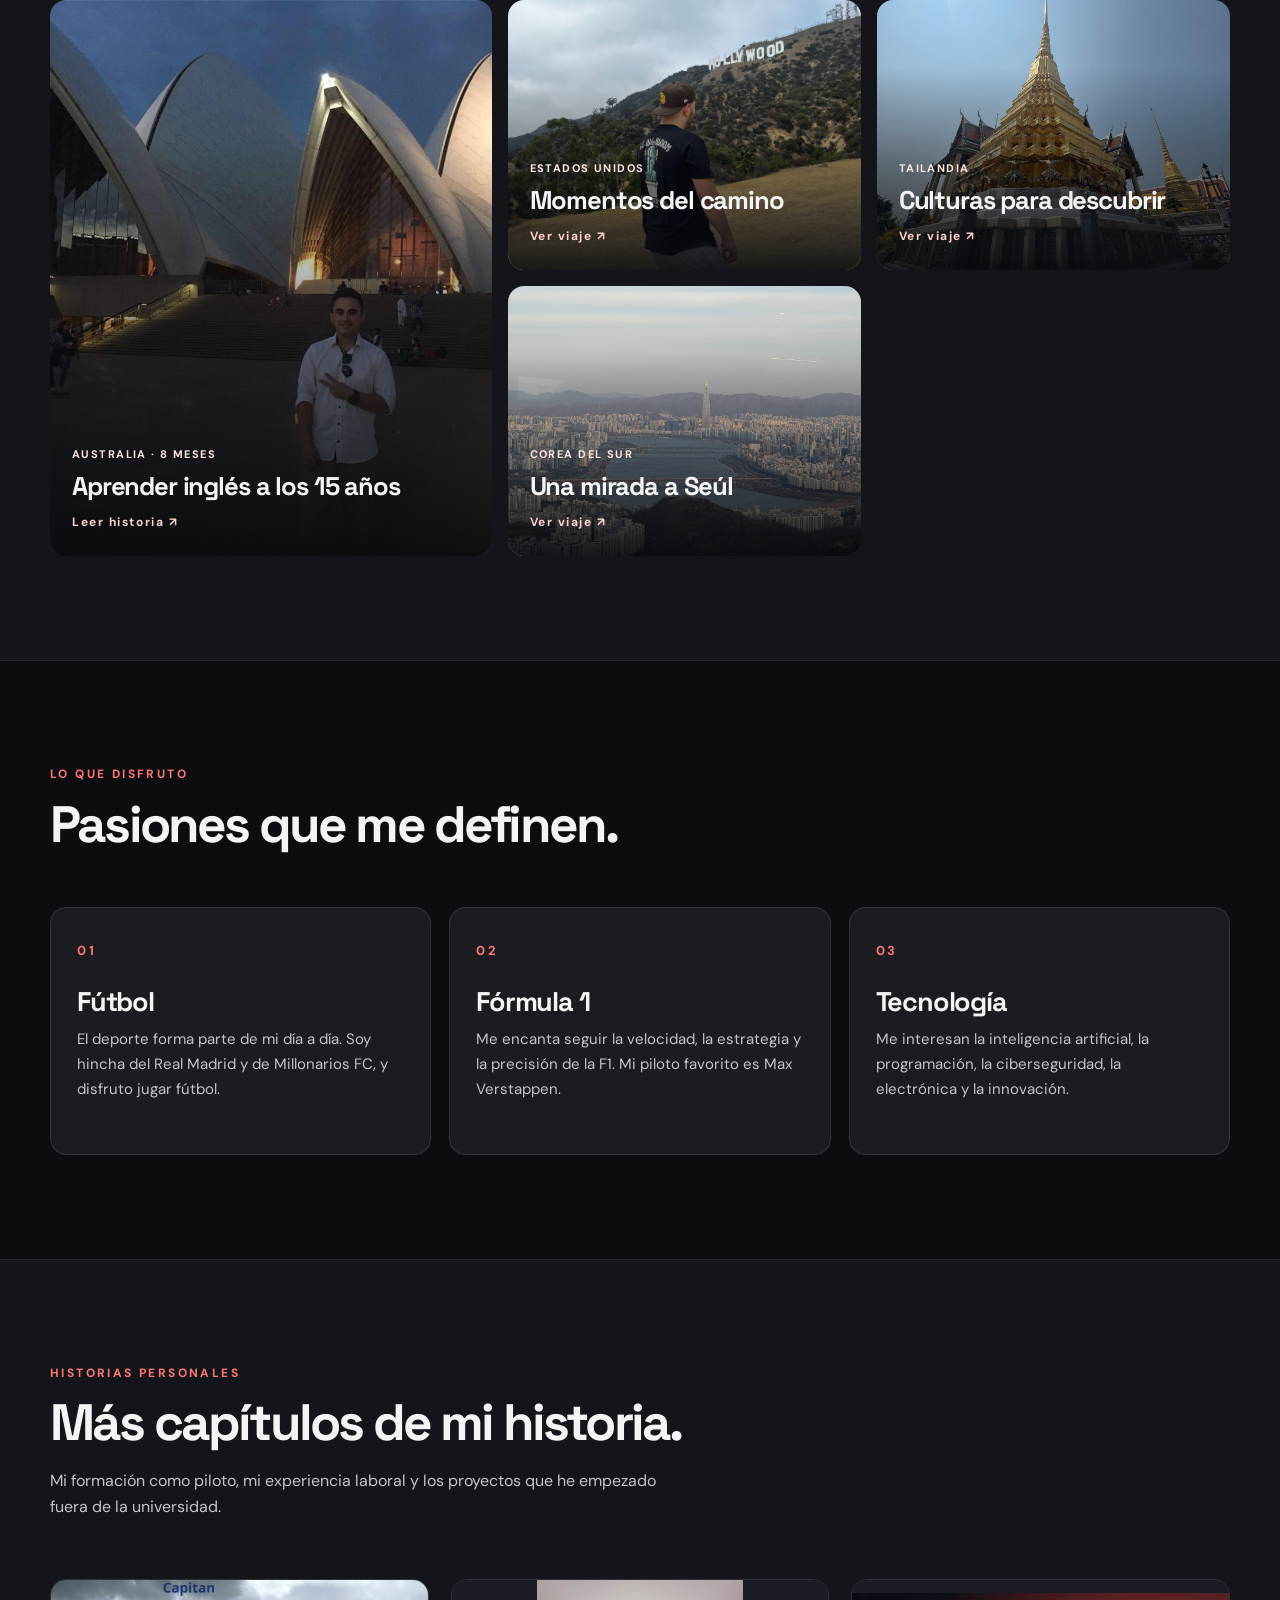
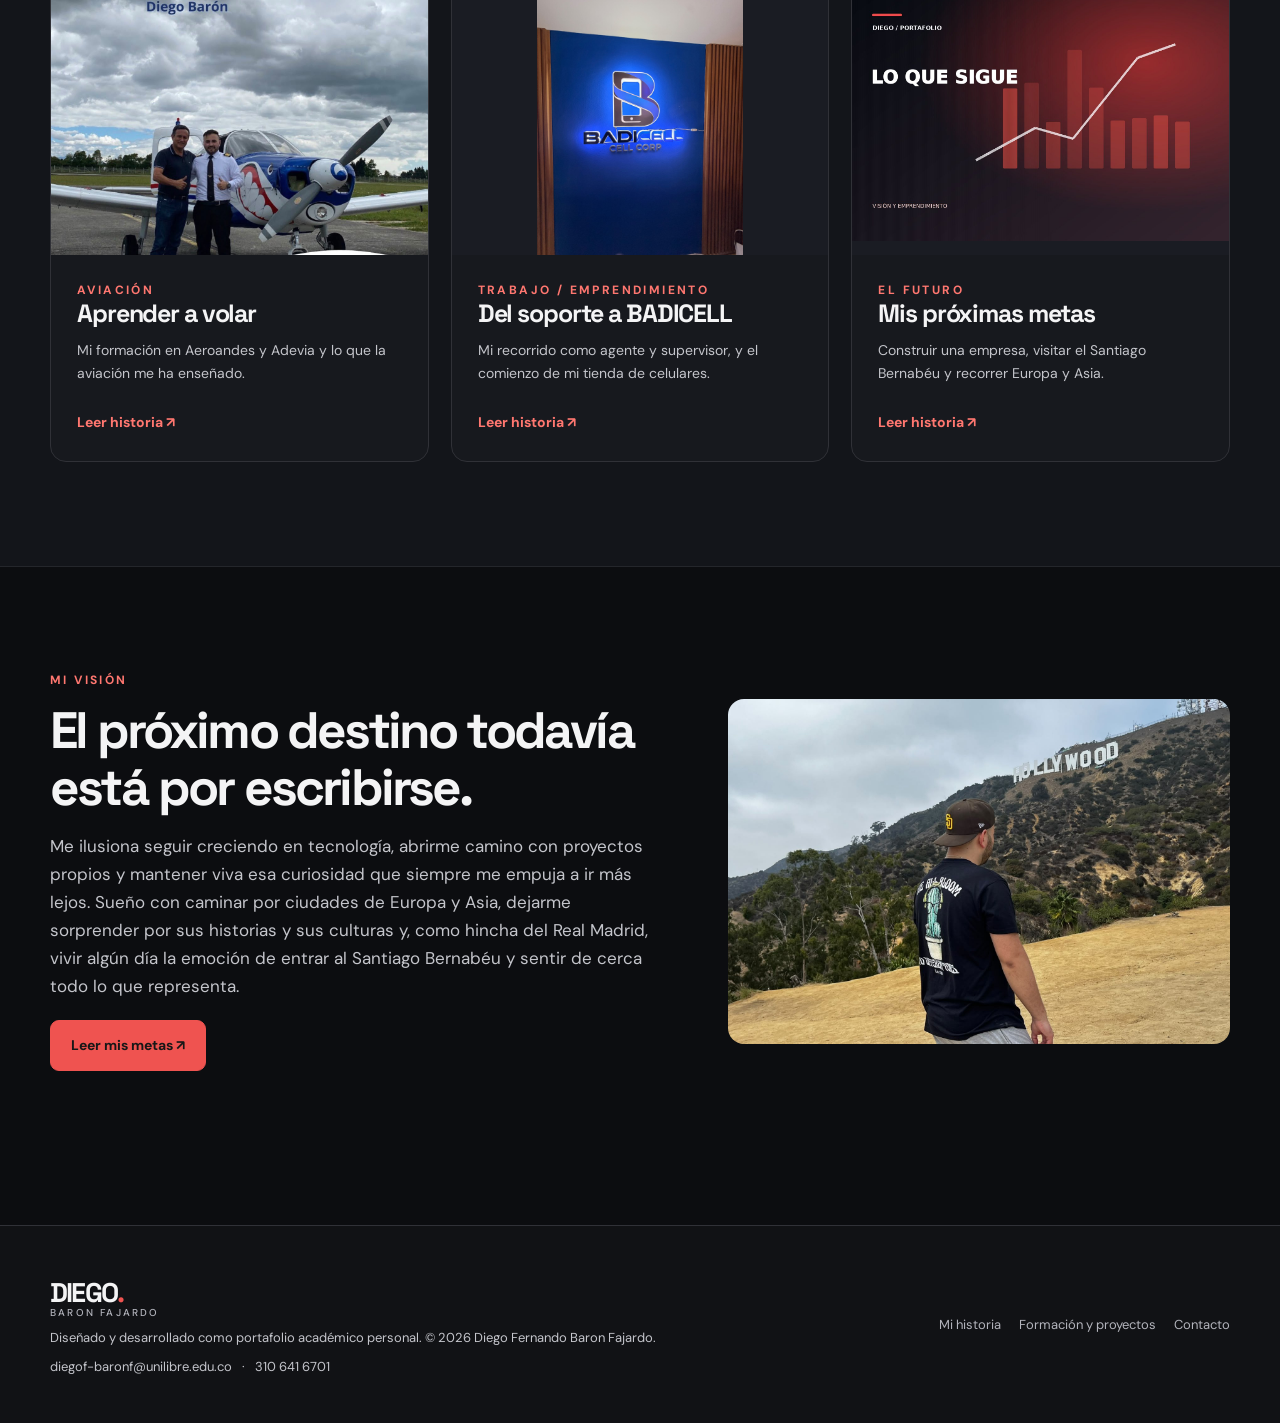
<file: sobre-mi.html>
<!doctype html>
<html lang="es"><head><meta charset="utf-8"/><meta content="width=device-width,initial-scale=1" name="viewport"/><meta content="#0c0d10" name="theme-color"/><meta content="La historia personal, intereses y motivaciones de Diego Baron Fajardo." name="description"/><title>Sobre mí | Diego Baron Fajardo</title><link href="style.css" rel="stylesheet"/><script defer="" src="script.js"></script></head><body><a class="skip" href="#contenido">Saltar al contenido</a><header class="site-header"><div class="wrap nav-wrap"><a aria-label="Diego Baron, inicio" class="brand" href="index.html">DIEGO<b>.</b><small>BARON FAJARDO</small></a><button aria-controls="primary-nav" aria-expanded="false" aria-label="Abrir menú" class="nav-toggle" type="button">☰ Menú</button><nav aria-label="Navegación principal" class="nav" id="primary-nav"><a href="index.html">Inicio</a><a aria-current="page" href="sobre-mi.html">Sobre mí</a><a href="vida-academica.html">Formación y proyectos</a><a href="contacto.html">Contacto</a></nav></div></header><main id="contenido">
<section class="page-top personal-top"><div class="wrap"><div class="eyebrow">01 / MI HISTORIA Y EXPERIENCIAS</div><h1>Una vida de <span class="accent">curiosidad y movimiento.</span></h1><p>Soy Diego Fernando Baron Fajardo. Vivo en Bogotá, estudio Ingeniería de Sistemas, soy piloto comercial y disfruto construir una vida donde el trabajo, el deporte y los viajes se complementen.</p></div></section>
<section class="section-tight"><div class="wrap about-lead"><div class="about-lead-image"><img alt="Diego Fernando Baron Fajardo en Sídney, frente a la Ópera" height="960" src="images/sobre-mi.jpg" width="958"/></div><div class="body-copy"><div class="eyebrow">MI RECORRIDO</div><h2>Siempre hay algo nuevo por descubrir.</h2><p>Mi interés por la tecnología nació de las ganas de entender cómo funcionan las cosas y de crear soluciones útiles. Esa curiosidad me llevó a estudiar Ingeniería de Sistemas en la Universidad Libre.</p><p>Pero mi historia no se limita a la programación. He estudiado aviación en Aeroandes y Adevia, trabajado en soporte técnico y avanzado hacia el emprendimiento con BADICELL. Cada experiencia me ha enseñado a asumir retos con disciplina y creatividad.</p><div class="aside-note">Me gusta aprender dentro y fuera de un salón de clase: viajando, compitiendo, trabajando y explorando ideas.</div></div></div></section>
<section class="section section-muted" id="viajes"><div class="wrap"><div class="section-head"><div><div class="eyebrow">MI BITÁCORA / DESTINOS</div><h2>Los viajes que me han marcado.</h2><p>Conocer otros lugares me ha dado nuevas perspectivas, desde estudiar inglés en Australia hasta descubrir ciudades de Asia y Estados Unidos.</p></div></div>
<div class="travel-grid"><a class="travel-card travel-card-featured" href="articulo-Australia.html"><img alt="Diego junto a la Ópera de Sídney en Australia" height="960" loading="lazy" src="images/australia.jpg" width="958"/><div><span>AUSTRALIA · 8 MESES</span><h3>Aprender inglés a los 15 años</h3><span class="travel-cta">Leer historia ↗</span></div></a>
<a class="travel-card" href="articulo-viajes.html"><img alt="Diego junto al letrero de Hollywood, Estados Unidos" height="1200" loading="lazy" src="images/usa-hollywood.jpg" width="1600"/><div><span>ESTADOS UNIDOS</span><h3>Momentos del camino</h3><span class="travel-cta">Ver viaje ↗</span></div></a>
<a class="travel-card" href="articulo-viajes.html"><img alt="Templo de arquitectura dorada fotografiado en Tailandia" height="1600" loading="lazy" src="images/tailandia-templo.jpg" width="1200"/><div><span>TAILANDIA</span><h3>Culturas para descubrir</h3><span class="travel-cta">Ver viaje ↗</span></div></a>
<a class="travel-card" href="articulo-viajes.html"><img alt="Vista elevada de Seúl y el río Han, Corea del Sur" height="1600" loading="lazy" src="images/corea-vista.jpg" width="1200"/><div><span>COREA DEL SUR</span><h3>Una mirada a Seúl</h3><span class="travel-cta">Ver viaje ↗</span></div></a></div></div></section>
<section class="section" id="pasiones"><div class="wrap"><div class="section-head"><div><div class="eyebrow">LO QUE DISFRUTO</div><h2>Pasiones que me definen.</h2></div></div><div class="passion-grid"><article><span class="passion-no">01</span><h3>Fútbol</h3><p>El deporte forma parte de mi día a día. Soy hincha del Real Madrid y de Millonarios FC, y disfruto jugar fútbol.</p></article><article><span class="passion-no">02</span><h3>Fórmula 1</h3><p>Me encanta seguir la velocidad, la estrategia y la precisión de la F1. Mi piloto favorito es Max Verstappen.</p></article><article><span class="passion-no">03</span><h3>Tecnología</h3><p>Me interesan la inteligencia artificial, la programación, la ciberseguridad, la electrónica y la innovación.</p></article></div></div></section>
<section class="section section-muted" id="historias"><div class="wrap"><div class="section-head"><div><div class="eyebrow">HISTORIAS PERSONALES</div><h2>Más capítulos de mi historia.</h2><p>Mi formación como piloto, mi experiencia laboral y los proyectos que he empezado fuera de la universidad.</p></div></div><div class="grid story-grid">
<article class="card reveal"><a href="articulo-Aviacion.html"><img alt="Diego Barón junto a una aeronave tras un chequeo satisfactorio en Adevia" height="1197" loading="lazy" src="images/aviacion.jpg" width="1206"/></a><div class="card-body"><div class="eyebrow">AVIACIÓN</div><h3>Aprender a volar</h3><p>Mi formación en Aeroandes y Adevia y lo que la aviación me ha enseñado.</p><a class="card-link" href="articulo-Aviacion.html">Leer historia ↗</a></div></article>
<article class="card reveal"><a href="articulo-Trabajo.html"><img alt="Fachada interior y letrero de BADICELL Cell Corp" height="1600" loading="lazy" src="images/badicell.jpg" width="1200"/></a><div class="card-body"><div class="eyebrow">TRABAJO / EMPRENDIMIENTO</div><h3>Del soporte a BADICELL</h3><p>Mi recorrido como agente y supervisor, y el comienzo de mi tienda de celulares.</p><a class="card-link" href="articulo-Trabajo.html">Leer historia ↗</a></div></article>
<article class="card reveal"><a href="articulo-Metas.html"><img alt="Ilustración conceptual de emprendimiento y metas profesionales" height="920" loading="lazy" src="images/metas.jpg" width="1400"/></a><div class="card-body"><div class="eyebrow">EL FUTURO</div><h3>Mis próximas metas</h3><p>Construir una empresa, visitar el Santiago Bernabéu y recorrer Europa y Asia.</p><a class="card-link" href="articulo-Metas.html">Leer historia ↗</a></div></article>
</div></div></section>
<section class="section" id="metas"><div class="wrap goal-feature"><div><div class="eyebrow">MI VISIÓN</div><h2>El próximo destino todavía está por escribirse.</h2><p>Me ilusiona seguir creciendo en tecnología, abrirme camino con proyectos propios y mantener viva esa curiosidad que siempre me empuja a ir más lejos. Sueño con caminar por ciudades de Europa y Asia, dejarme sorprender por sus historias y sus culturas y, como hincha del Real Madrid, vivir algún día la emoción de entrar al Santiago Bernabéu y sentir de cerca todo lo que representa.</p><a class="btn primary" href="articulo-Metas.html">Leer mis metas ↗</a></div><img alt="Diego frente al famoso letrero de Hollywood durante uno de sus viajes" height="1200" loading="lazy" src="images/usa-hollywood.jpg" width="1600"/></div></section>
</main><footer class="site-footer"><div class="wrap foot-inner"><div><a class="brand" href="index.html">DIEGO<b>.</b><small>BARON FAJARDO</small></a><p>Diseñado y desarrollado como portafolio académico personal. © 2026 Diego Fernando Baron Fajardo.</p><p class="footer-contact"><a href="mailto:diegof-baronf@unilibre.edu.co">diegof-baronf@unilibre.edu.co</a> <span aria-hidden="true">·</span> <a href="tel:+573106416701">310 641 6701</a></p></div><nav aria-label="Enlaces del pie" class="foot-links"><a href="sobre-mi.html">Mi historia</a><a href="vida-academica.html">Formación y proyectos</a><a href="contacto.html">Contacto</a></nav></div></footer></body></html>
</file>
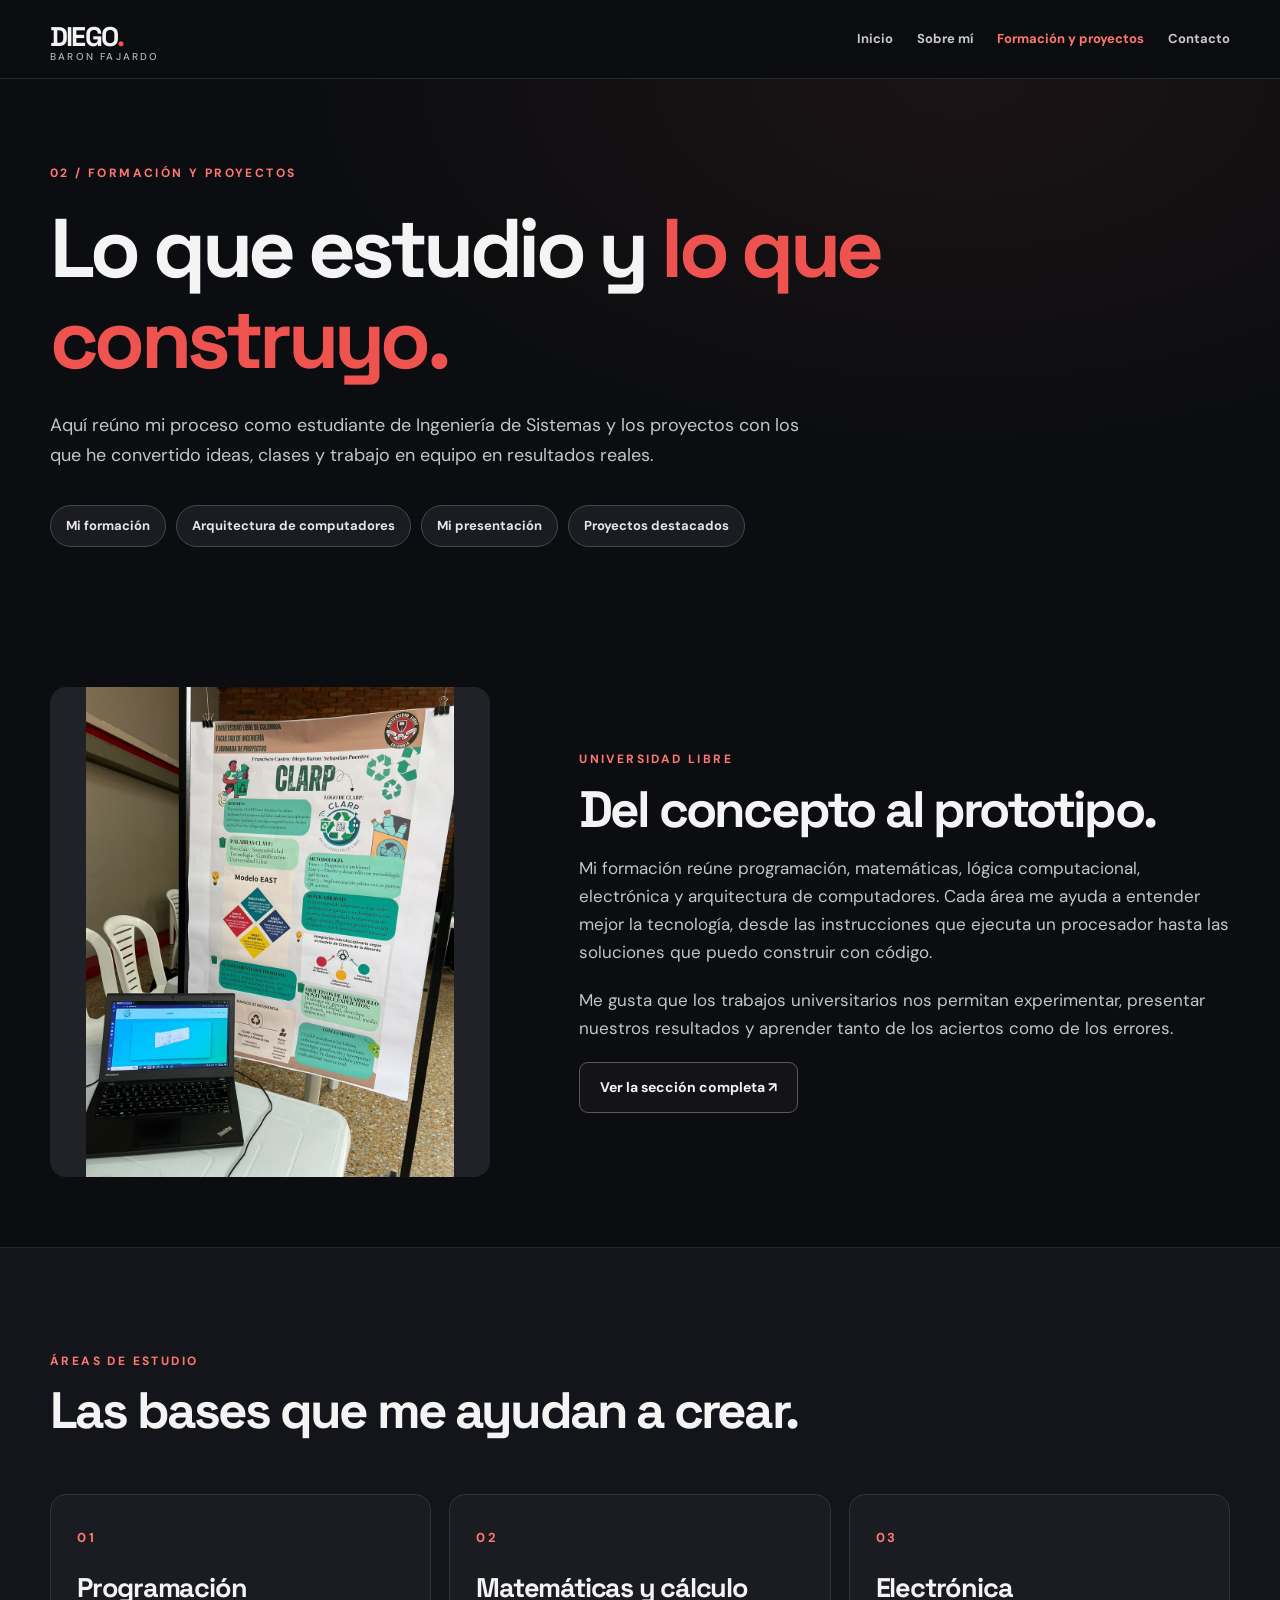
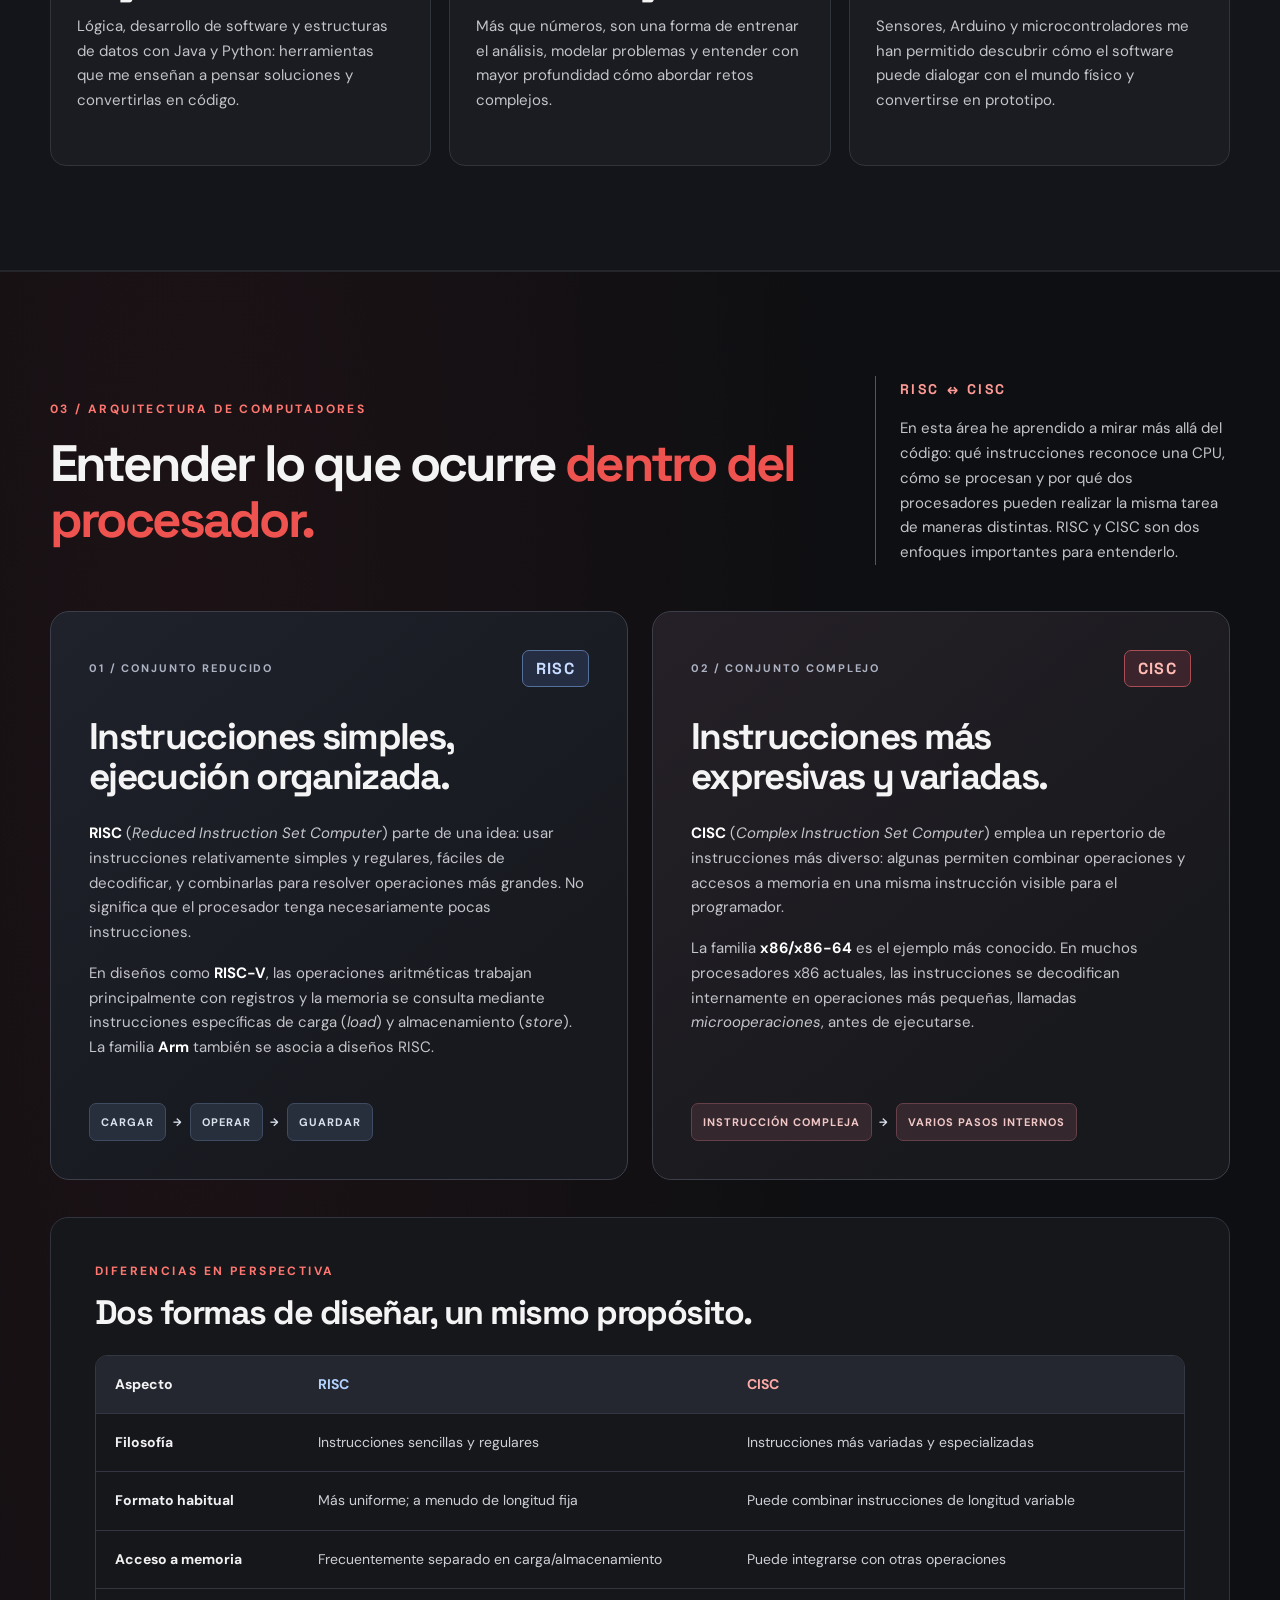
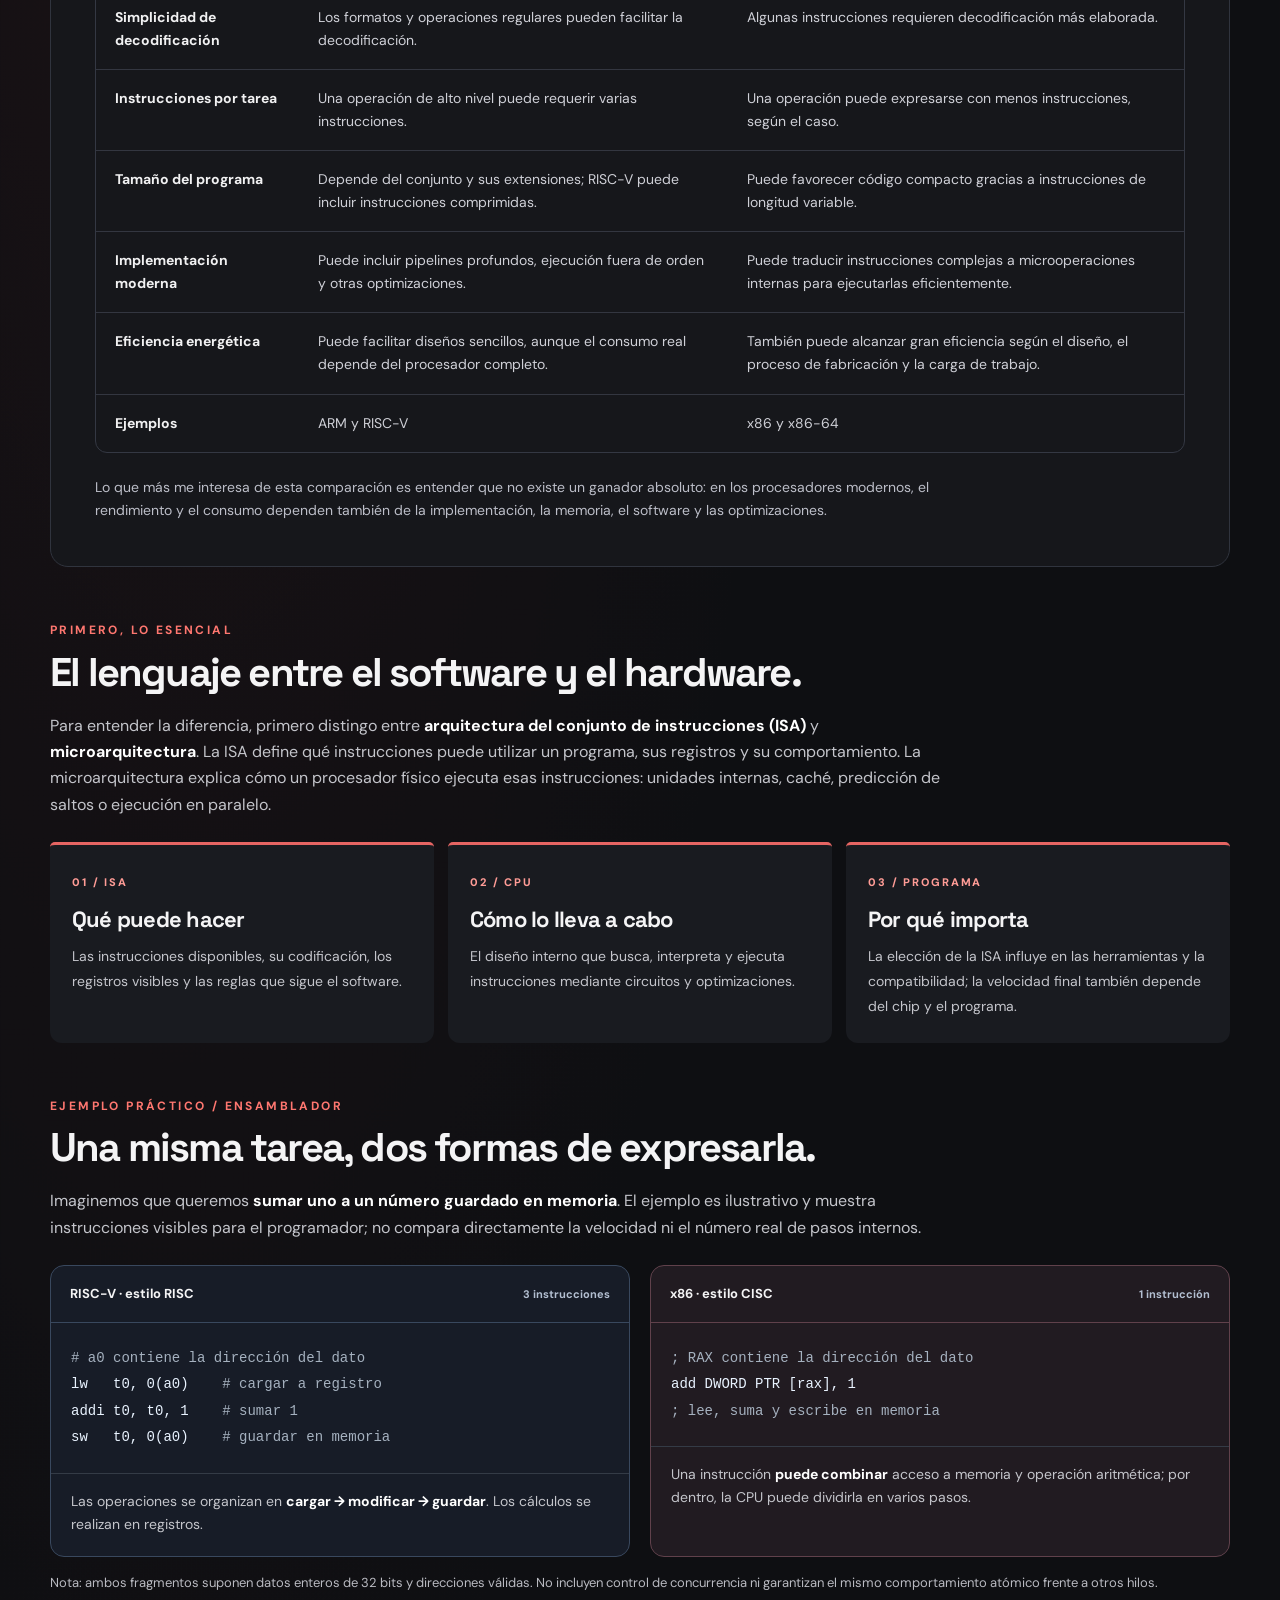
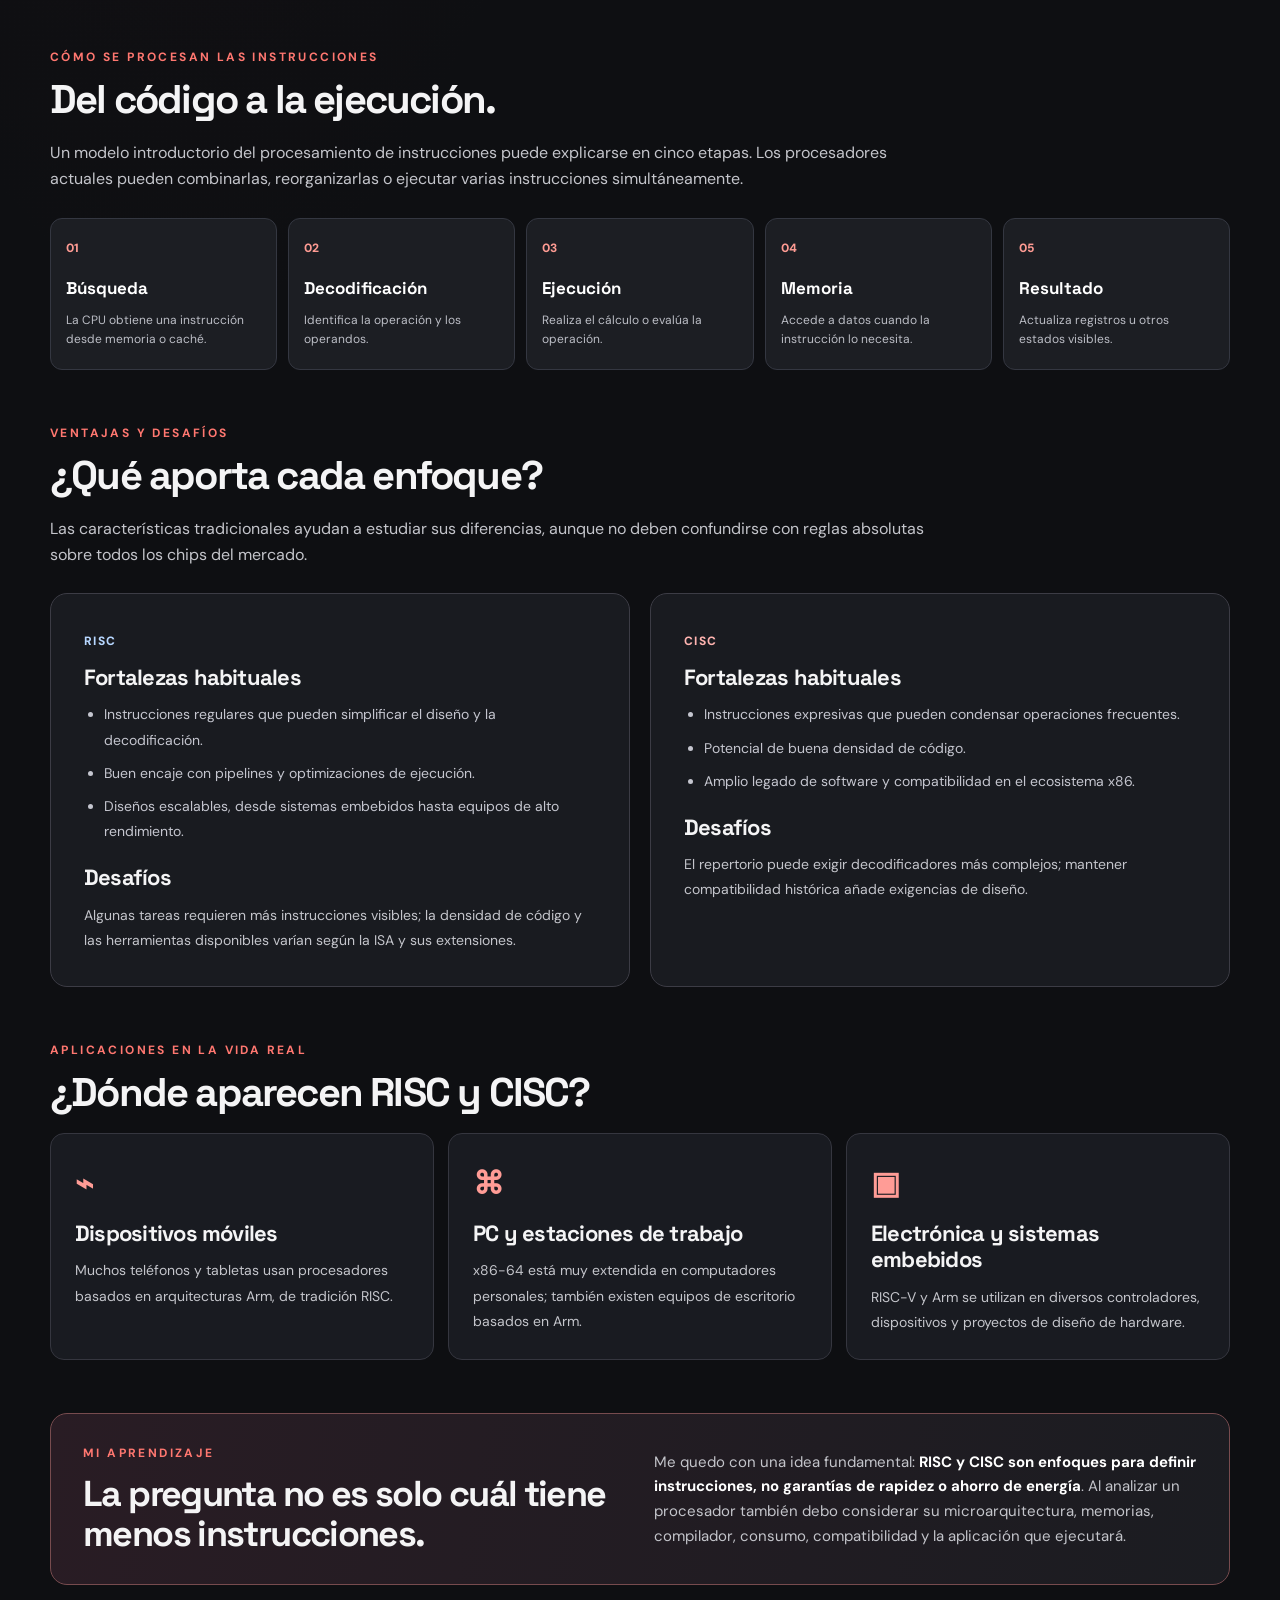
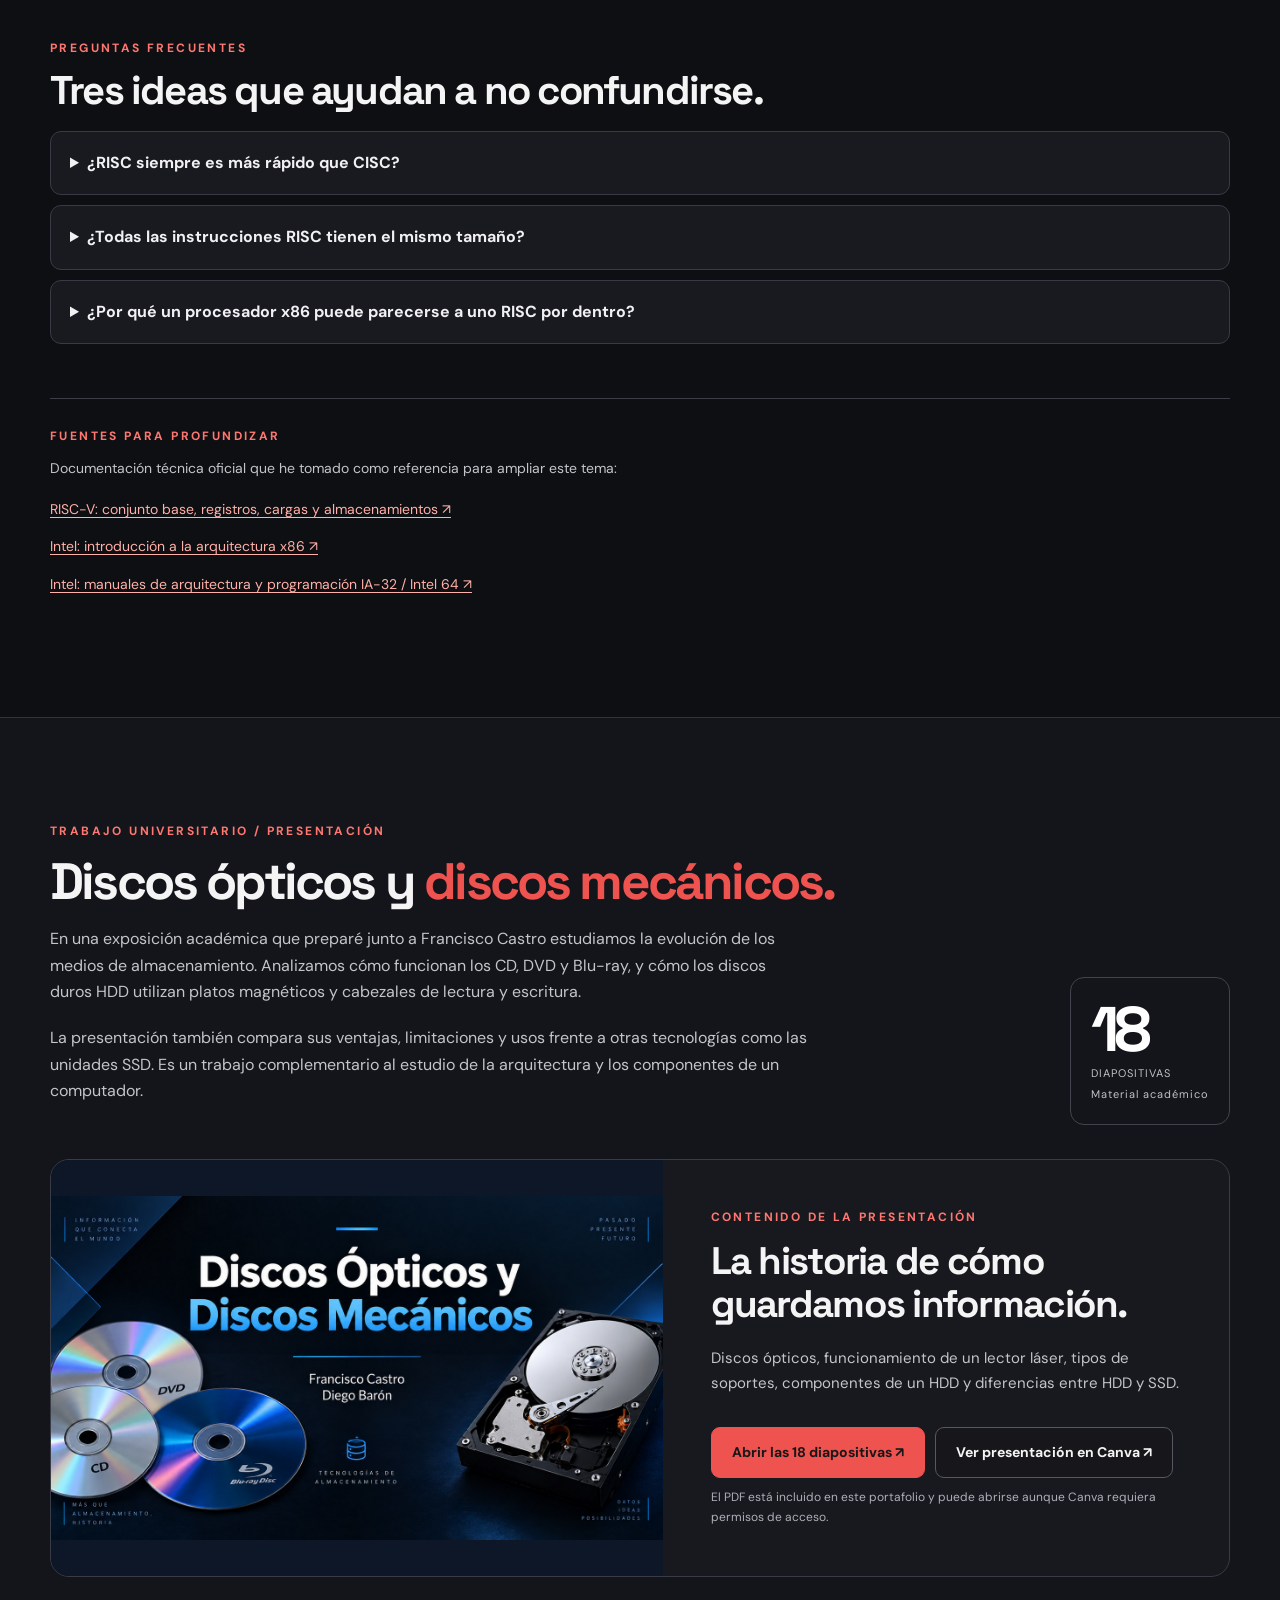
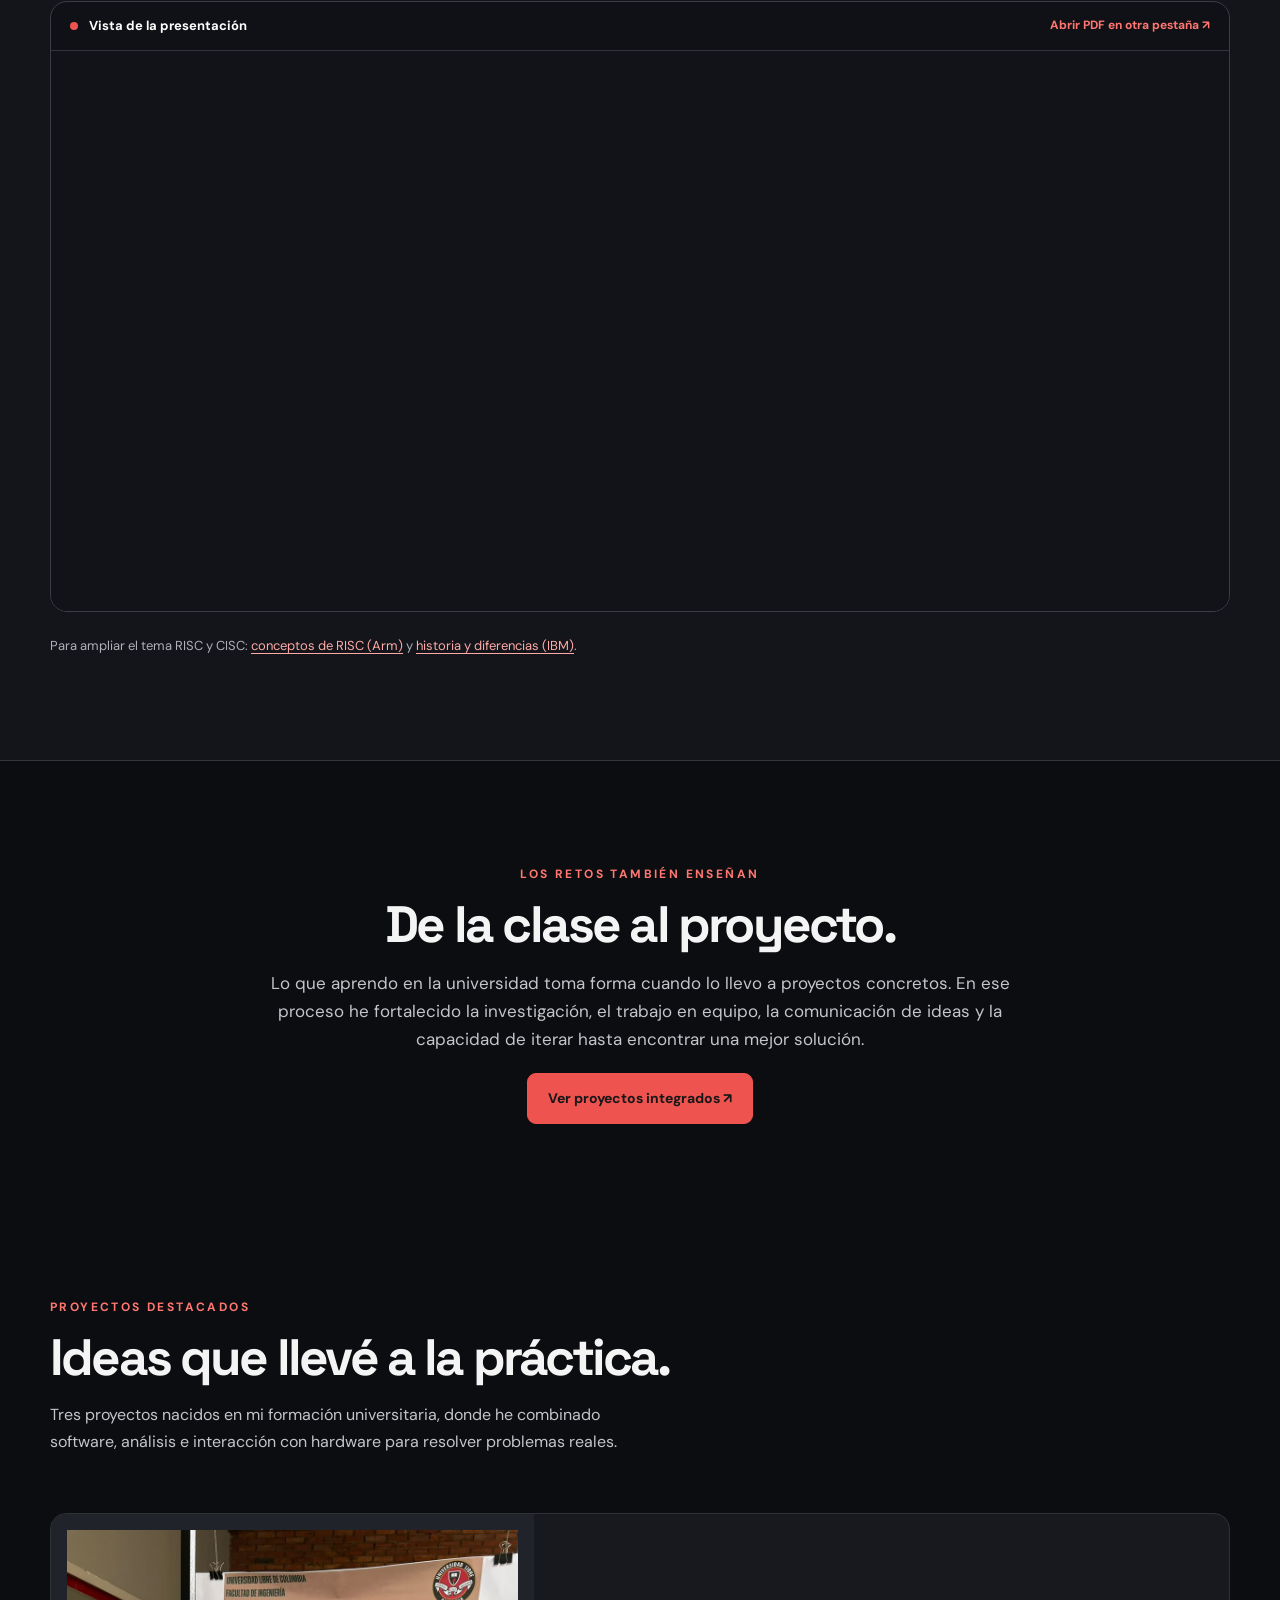
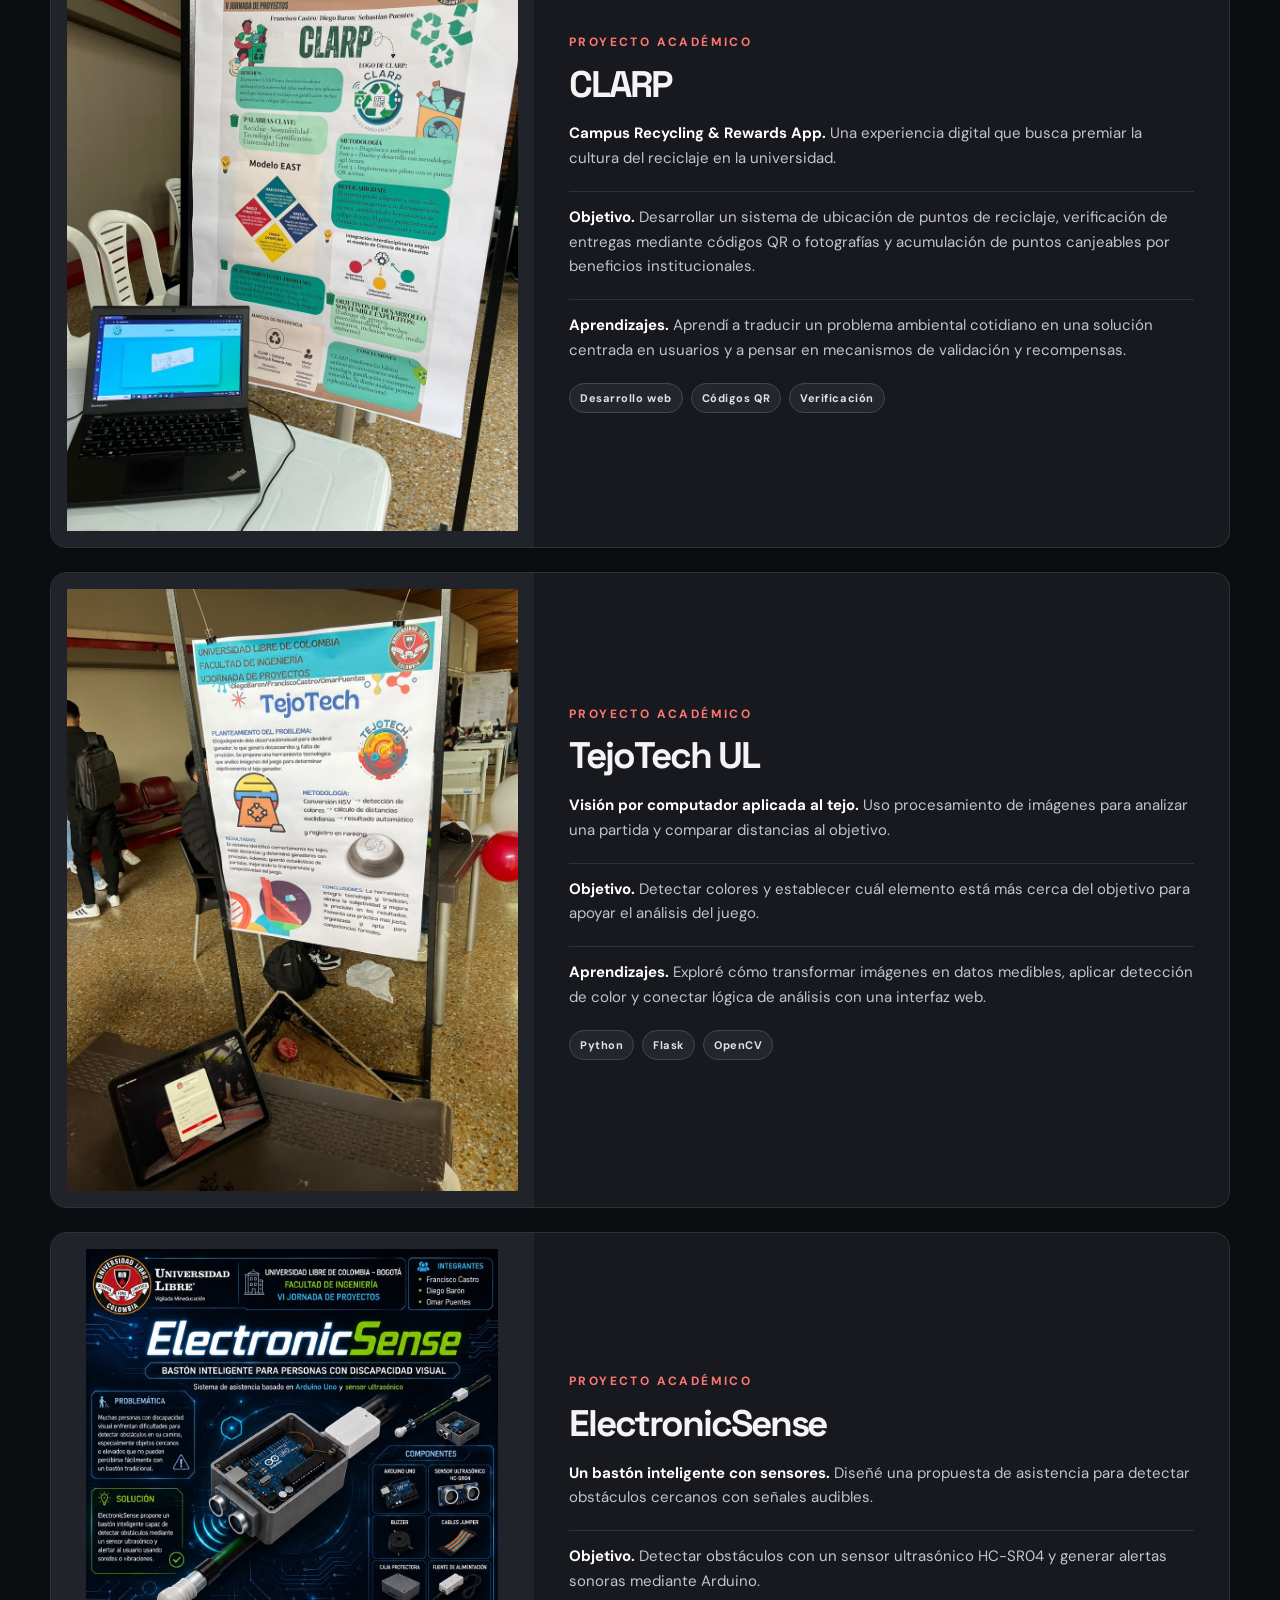
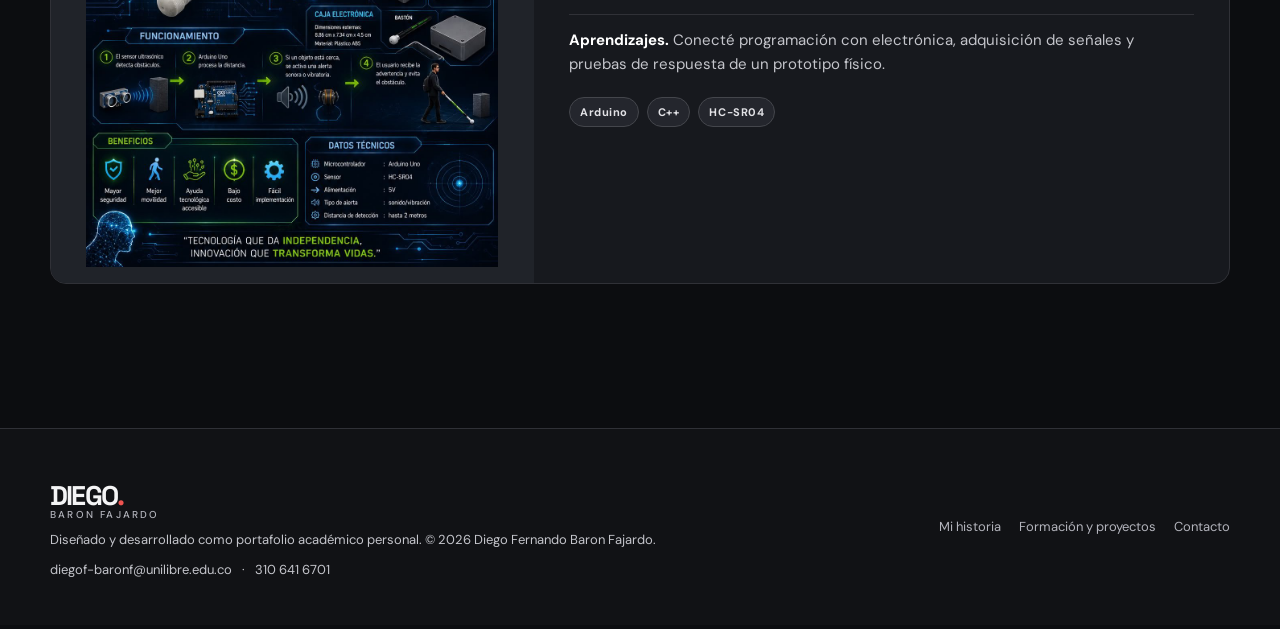
<file: vida-academica.html>
<!doctype html>
<!DOCTYPE html>

<!DOCTYPE html>

<html lang="es"><head><meta charset="utf-8"/><meta content="width=device-width,initial-scale=1" name="viewport"/><meta content="#0c0d10" name="theme-color"/><meta content="Formación de Diego Baron Fajardo en la Universidad Libre, proyectos tecnológicos y arquitectura de computadores: RISC, CISC y medios de almacenamiento." name="description"/><title>Formación y proyectos | Diego Baron Fajardo</title><link href="style.css" rel="stylesheet"/><script defer="" src="script.js"></script></head><body><a class="skip" href="#contenido">Saltar al contenido</a><header class="site-header"><div class="wrap nav-wrap"><a aria-label="Diego Baron, inicio" class="brand" href="index.html">DIEGO<b>.</b><small>BARON FAJARDO</small></a><button aria-controls="primary-nav" aria-expanded="false" aria-label="Abrir menú" class="nav-toggle" type="button">☰ Menú</button><nav aria-label="Navegación principal" class="nav" id="primary-nav"><a href="index.html">Inicio</a><a href="sobre-mi.html">Sobre mí</a><a aria-current="page" href="vida-academica.html">Formación y proyectos</a><a href="contacto.html">Contacto</a></nav></div></header><main id="contenido">
<section class="page-top"><div class="wrap"><div class="eyebrow">02 / FORMACIÓN Y PROYECTOS</div><h1>Lo que estudio y <span class="accent">lo que construyo.</span></h1><p>Aquí reúno mi proceso como estudiante de Ingeniería de Sistemas y los proyectos con los que he convertido ideas, clases y trabajo en equipo en resultados reales.</p><nav aria-label="Explorar formación y proyectos" class="academic-jump-links">
<a href="#formacion">Mi formación</a><a href="#arquitectura">Arquitectura de computadores</a><a href="#presentacion">Mi presentación</a><a href="#proyectos">Proyectos destacados</a>
</nav></div></section>
<section class="section-tight" id="formacion"><div class="wrap academic-feature"><div class="academic-photo"><img alt="Presentación académica de CLARP durante una jornada de proyectos de la Universidad Libre" height="1280" src="images/vida-academica.jpg" width="960"/></div><div><div class="eyebrow">UNIVERSIDAD LIBRE</div><h2>Del concepto al prototipo.</h2><p>Mi formación reúne programación, matemáticas, lógica computacional, electrónica y arquitectura de computadores. Cada área me ayuda a entender mejor la tecnología, desde las instrucciones que ejecuta un procesador hasta las soluciones que puedo construir con código.</p><p>Me gusta que los trabajos universitarios nos permitan experimentar, presentar nuestros resultados y aprender tanto de los aciertos como de los errores.</p><a class="btn ghost" href="#proyectos">Ver la sección completa ↗</a></div></div></section>
<section class="section section-muted"><div class="wrap"><div class="section-head"><div><div class="eyebrow">ÁREAS DE ESTUDIO</div><h2>Las bases que me ayudan a crear.</h2></div></div><div class="passion-grid academic-grid"><article><span class="passion-no">01</span><h3>Programación</h3><p>Lógica, desarrollo de software y estructuras de datos con Java y Python: herramientas que me enseñan a pensar soluciones y convertirlas en código.</p></article><article><span class="passion-no">02</span><h3>Matemáticas y cálculo</h3><p>Más que números, son una forma de entrenar el análisis, modelar problemas y entender con mayor profundidad cómo abordar retos complejos.</p></article><article><span class="passion-no">03</span><h3>Electrónica</h3><p>Sensores, Arduino y microcontroladores me han permitido descubrir cómo el software puede dialogar con el mundo físico y convertirse en prototipo.</p></article></div></div></section>
<section aria-labelledby="architecture-title" class="section architecture-section" id="arquitectura">
<div class="wrap">
<div class="arch-intro">
<div>
<div class="eyebrow">03 / ARQUITECTURA DE COMPUTADORES</div>
<h2 id="architecture-title">Entender lo que ocurre <span class="accent">dentro del procesador.</span></h2>
</div>
<div class="arch-intro-aside"><span class="arch-index">RISC ↔ CISC</span>
<p>En esta área he aprendido a mirar más allá del código: qué instrucciones reconoce una CPU, cómo se procesan y por qué dos procesadores pueden realizar la misma tarea de maneras distintas. RISC y CISC son dos enfoques importantes para entenderlo.</p></div>
</div>
<div class="arch-concepts">
<article class="arch-concept risc">
<div class="arch-concept-top"><span class="arch-concept-number">01 / CONJUNTO REDUCIDO</span><span class="arch-concept-pill">RISC</span></div>
<h3>Instrucciones simples, ejecución organizada.</h3>
<p><strong>RISC</strong> (<em>Reduced Instruction Set Computer</em>) parte de una idea: usar instrucciones relativamente simples y regulares, fáciles de decodificar, y combinarlas para resolver operaciones más grandes. No significa que el procesador tenga necesariamente pocas instrucciones.</p>
<p>En diseños como <strong>RISC-V</strong>, las operaciones aritméticas trabajan principalmente con registros y la memoria se consulta mediante instrucciones específicas de carga (<em>load</em>) y almacenamiento (<em>store</em>). La familia <strong>Arm</strong> también se asocia a diseños RISC.</p>
<div aria-label="Ejemplo conceptual de una operación RISC: cargar, operar y guardar" class="arch-sequence">
<span>CARGAR</span><span aria-hidden="true">→</span><span>OPERAR</span><span aria-hidden="true">→</span><span>GUARDAR</span>
</div>
</article>
<article class="arch-concept cisc">
<div class="arch-concept-top"><span class="arch-concept-number">02 / CONJUNTO COMPLEJO</span><span class="arch-concept-pill">CISC</span></div>
<h3>Instrucciones más expresivas y variadas.</h3>
<p><strong>CISC</strong> (<em>Complex Instruction Set Computer</em>) emplea un repertorio de instrucciones más diverso: algunas permiten combinar operaciones y accesos a memoria en una misma instrucción visible para el programador.</p>
<p>La familia <strong>x86/x86-64</strong> es el ejemplo más conocido. En muchos procesadores x86 actuales, las instrucciones se decodifican internamente en operaciones más pequeñas, llamadas <em>microoperaciones</em>, antes de ejecutarse.</p>
<div aria-label="Ejemplo conceptual CISC: una instrucción puede realizar varias operaciones internas" class="arch-sequence arch-sequence-cisc">
<span>INSTRUCCIÓN COMPLEJA</span><span aria-hidden="true">→</span><span>VARIOS PASOS INTERNOS</span>
</div>
</article>
</div>
<div class="arch-comparison">
<div class="eyebrow">DIFERENCIAS EN PERSPECTIVA</div>
<h3>Dos formas de diseñar, un mismo propósito.</h3>
<div aria-label="Tabla comparativa RISC y CISC" class="arch-table-scroller" role="region" tabindex="0">
<table class="arch-table"><thead><tr><th scope="col">Aspecto</th><th scope="col">RISC</th><th scope="col">CISC</th></tr></thead>
<tbody>
<tr><th scope="row">Filosofía</th><td>Instrucciones sencillas y regulares</td><td>Instrucciones más variadas y especializadas</td></tr>
<tr><th scope="row">Formato habitual</th><td>Más uniforme; a menudo de longitud fija</td><td>Puede combinar instrucciones de longitud variable</td></tr>
<tr><th scope="row">Acceso a memoria</th><td>Frecuentemente separado en carga/almacenamiento</td><td>Puede integrarse con otras operaciones</td></tr>
<tr><th scope="row">Simplicidad de decodificación</th><td>Los formatos y operaciones regulares pueden facilitar la decodificación.</td><td>Algunas instrucciones requieren decodificación más elaborada.</td></tr><tr><th scope="row">Instrucciones por tarea</th><td>Una operación de alto nivel puede requerir varias instrucciones.</td><td>Una operación puede expresarse con menos instrucciones, según el caso.</td></tr><tr><th scope="row">Tamaño del programa</th><td>Depende del conjunto y sus extensiones; RISC-V puede incluir instrucciones comprimidas.</td><td>Puede favorecer código compacto gracias a instrucciones de longitud variable.</td></tr><tr><th scope="row">Implementación moderna</th><td>Puede incluir pipelines profundos, ejecución fuera de orden y otras optimizaciones.</td><td>Puede traducir instrucciones complejas a microoperaciones internas para ejecutarlas eficientemente.</td></tr><tr><th scope="row">Eficiencia energética</th><td>Puede facilitar diseños sencillos, aunque el consumo real depende del procesador completo.</td><td>También puede alcanzar gran eficiencia según el diseño, el proceso de fabricación y la carga de trabajo.</td></tr><tr><th scope="row">Ejemplos</th><td>ARM y RISC-V</td><td>x86 y x86-64</td></tr>
</tbody></table>
</div>
<p class="arch-nuance">Lo que más me interesa de esta comparación es entender que no existe un ganador absoluto: en los procesadores modernos, el rendimiento y el consumo dependen también de la implementación, la memoria, el software y las optimizaciones.</p>
</div>

<div class="arch-learning-path">
<div class="arch-extra-heading">
<div class="eyebrow">PRIMERO, LO ESENCIAL</div>
<h3>El lenguaje entre el software y el hardware.</h3>
<p>Para entender la diferencia, primero distingo entre <strong>arquitectura del conjunto de instrucciones (ISA)</strong> y <strong>microarquitectura</strong>. La ISA define qué instrucciones puede utilizar un programa, sus registros y su comportamiento. La microarquitectura explica cómo un procesador físico ejecuta esas instrucciones: unidades internas, caché, predicción de saltos o ejecución en paralelo.</p>
</div>
<div class="arch-definitions">
<div><span class="arch-idea-num">01 / ISA</span><h4>Qué puede hacer</h4><p>Las instrucciones disponibles, su codificación, los registros visibles y las reglas que sigue el software.</p></div>
<div><span class="arch-idea-num">02 / CPU</span><h4>Cómo lo lleva a cabo</h4><p>El diseño interno que busca, interpreta y ejecuta instrucciones mediante circuitos y optimizaciones.</p></div>
<div><span class="arch-idea-num">03 / PROGRAMA</span><h4>Por qué importa</h4><p>La elección de la ISA influye en las herramientas y la compatibilidad; la velocidad final también depende del chip y el programa.</p></div>
</div>
</div>
<div aria-labelledby="arch-example-title" class="arch-example">
<div class="arch-extra-heading">
<div class="eyebrow">EJEMPLO PRÁCTICO / ENSAMBLADOR</div>
<h3 id="arch-example-title">Una misma tarea, dos formas de expresarla.</h3>
<p>Imaginemos que queremos <strong>sumar uno a un número guardado en memoria</strong>. El ejemplo es ilustrativo y muestra instrucciones visibles para el programador; no compara directamente la velocidad ni el número real de pasos internos.</p>
</div>
<div class="arch-code-grid">
<article class="arch-code-card arch-code-risc">
<div class="arch-code-header"><span>RISC-V · estilo RISC</span><span>3 instrucciones</span></div>
<pre><code><span class="comment"># a0 contiene la dirección del dato</span>
lw   t0, 0(a0)    <span class="comment"># cargar a registro</span>
addi t0, t0, 1    <span class="comment"># sumar 1</span>
sw   t0, 0(a0)    <span class="comment"># guardar en memoria</span></code></pre>
<p>Las operaciones se organizan en <strong>cargar → modificar → guardar</strong>. Los cálculos se realizan en registros.</p>
</article>
<article class="arch-code-card arch-code-cisc">
<div class="arch-code-header"><span>x86 · estilo CISC</span><span>1 instrucción</span></div>
<pre><code><span class="comment">; RAX contiene la dirección del dato</span>
add DWORD PTR [rax], 1
<span class="comment">; lee, suma y escribe en memoria</span></code></pre>
<p>Una instrucción <strong>puede combinar</strong> acceso a memoria y operación aritmética; por dentro, la CPU puede dividirla en varios pasos.</p>
</article>
</div>
<p class="arch-example-note">Nota: ambos fragmentos suponen datos enteros de 32 bits y direcciones válidas. No incluyen control de concurrencia ni garantizan el mismo comportamiento atómico frente a otros hilos.</p>
</div>
<div aria-labelledby="arch-steps-title" class="arch-steps">
<div class="eyebrow">CÓMO SE PROCESAN LAS INSTRUCCIONES</div>
<h3 id="arch-steps-title">Del código a la ejecución.</h3>
<p>Un modelo introductorio del procesamiento de instrucciones puede explicarse en cinco etapas. Los procesadores actuales pueden combinarlas, reorganizarlas o ejecutar varias instrucciones simultáneamente.</p>
<ol class="arch-step-grid">
<li><span>01</span><strong>Búsqueda</strong><small>La CPU obtiene una instrucción desde memoria o caché.</small></li>
<li><span>02</span><strong>Decodificación</strong><small>Identifica la operación y los operandos.</small></li>
<li><span>03</span><strong>Ejecución</strong><small>Realiza el cálculo o evalúa la operación.</small></li>
<li><span>04</span><strong>Memoria</strong><small>Accede a datos cuando la instrucción lo necesita.</small></li>
<li><span>05</span><strong>Resultado</strong><small>Actualiza registros u otros estados visibles.</small></li>
</ol>
</div>
<div aria-labelledby="arch-strengths-title" class="arch-strengths">
<div class="arch-extra-heading">
<div class="eyebrow">VENTAJAS Y DESAFÍOS</div>
<h3 id="arch-strengths-title">¿Qué aporta cada enfoque?</h3>
<p>Las características tradicionales ayudan a estudiar sus diferencias, aunque no deben confundirse con reglas absolutas sobre todos los chips del mercado.</p>
</div>
<div class="arch-strength-grid">
<article><span class="arch-label arch-label-risc">RISC</span><h4>Fortalezas habituales</h4><ul><li>Instrucciones regulares que pueden simplificar el diseño y la decodificación.</li><li>Buen encaje con pipelines y optimizaciones de ejecución.</li><li>Diseños escalables, desde sistemas embebidos hasta equipos de alto rendimiento.</li></ul><h4>Desafíos</h4><p>Algunas tareas requieren más instrucciones visibles; la densidad de código y las herramientas disponibles varían según la ISA y sus extensiones.</p></article>
<article><span class="arch-label arch-label-cisc">CISC</span><h4>Fortalezas habituales</h4><ul><li>Instrucciones expresivas que pueden condensar operaciones frecuentes.</li><li>Potencial de buena densidad de código.</li><li>Amplio legado de software y compatibilidad en el ecosistema x86.</li></ul><h4>Desafíos</h4><p>El repertorio puede exigir decodificadores más complejos; mantener compatibilidad histórica añade exigencias de diseño.</p></article>
</div>
</div>
<div aria-labelledby="arch-realworld-title" class="arch-realworld">
<div class="eyebrow">APLICACIONES EN LA VIDA REAL</div>
<h3 id="arch-realworld-title">¿Dónde aparecen RISC y CISC?</h3>
<div class="arch-use-grid">
<article><div aria-hidden="true" class="arch-use-icon">⌁</div><h4>Dispositivos móviles</h4><p>Muchos teléfonos y tabletas usan procesadores basados en arquitecturas Arm, de tradición RISC.</p></article>
<article><div aria-hidden="true" class="arch-use-icon">⌘</div><h4>PC y estaciones de trabajo</h4><p>x86-64 está muy extendida en computadores personales; también existen equipos de escritorio basados en Arm.</p></article>
<article><div aria-hidden="true" class="arch-use-icon">▣</div><h4>Electrónica y sistemas embebidos</h4><p>RISC-V y Arm se utilizan en diversos controladores, dispositivos y proyectos de diseño de hardware.</p></article>
</div>
</div>
<div class="arch-takeaway">
<div><div class="eyebrow">MI APRENDIZAJE</div><h3>La pregunta no es solo cuál tiene menos instrucciones.</h3></div>
<p>Me quedo con una idea fundamental: <strong>RISC y CISC son enfoques para definir instrucciones, no garantías de rapidez o ahorro de energía</strong>. Al analizar un procesador también debo considerar su microarquitectura, memorias, compilador, consumo, compatibilidad y la aplicación que ejecutará.</p>
</div>
<div aria-labelledby="arch-faq-title" class="arch-faq">
<div class="eyebrow">PREGUNTAS FRECUENTES</div>
<h3 id="arch-faq-title">Tres ideas que ayudan a no confundirse.</h3>
<details><summary>¿RISC siempre es más rápido que CISC?</summary><p>No. La velocidad depende de muchos factores: diseño interno, frecuencia, memoria, compilador y tipo de carga de trabajo. La comparación entre familias no se resuelve solo con el número de instrucciones.</p></details>
<details><summary>¿Todas las instrucciones RISC tienen el mismo tamaño?</summary><p>No necesariamente. Por ejemplo, RISC-V tiene instrucciones base de 32 bits, pero también dispone de una extensión comprimida con instrucciones de 16 bits.</p></details>
<details><summary>¿Por qué un procesador x86 puede parecerse a uno RISC por dentro?</summary><p>Porque algunos procesadores x86 traducen instrucciones de su ISA a microoperaciones internas más simples. Lo que el programa ve no es necesariamente igual a la forma en que se ejecuta físicamente.</p></details>
</div>
<div class="arch-further-reading">
<div class="eyebrow">FUENTES PARA PROFUNDIZAR</div>
<p>Documentación técnica oficial que he tomado como referencia para ampliar este tema:</p>
<ul>
<li><a href="https://docs.riscv.org/reference/isa/v20260120/unpriv/rv32.html" rel="noopener noreferrer" target="_blank">RISC-V: conjunto base, registros, cargas y almacenamientos ↗</a></li>
<li><a href="https://www.intel.com/content/www/us/en/newsroom/tech101/client-computing/x86-architecture-foundation-of-modern-computing.html" rel="noopener noreferrer" target="_blank">Intel: introducción a la arquitectura x86 ↗</a></li>
<li><a href="https://www.intel.com/content/www/us/en/developer/articles/technical/intel-sdm.html" rel="noopener noreferrer" target="_blank">Intel: manuales de arquitectura y programación IA-32 / Intel 64 ↗</a></li>
</ul>
</div>
</div>
</section>
<section aria-labelledby="presentation-title" class="section section-muted presentation-section" id="presentacion">
<div class="wrap">
<div class="presentation-heading"><div>
<div class="eyebrow">TRABAJO UNIVERSITARIO / PRESENTACIÓN</div>
<h2 id="presentation-title">Discos ópticos y <span class="accent">discos mecánicos.</span></h2>
<p>En una exposición académica que preparé junto a Francisco Castro estudiamos la evolución de los medios de almacenamiento. Analizamos cómo funcionan los CD, DVD y Blu-ray, y cómo los discos duros HDD utilizan platos magnéticos y cabezales de lectura y escritura.</p>
<p>La presentación también compara sus ventajas, limitaciones y usos frente a otras tecnologías como las unidades SSD. Es un trabajo complementario al estudio de la arquitectura y los componentes de un computador.</p>
</div><div class="presentation-stat"><span class="presentation-stat-num">18</span><span>DIAPOSITIVAS</span><span>Material académico</span></div></div>
<div class="presentation-card">
<div class="presentation-preview"><img alt="Portada de la presentación Discos Ópticos y Discos Mecánicos, de Francisco Castro y Diego Barón, con imágenes de discos CD y un disco duro." height="941" loading="lazy" src="images/arquitectura-portada.jpg" width="1672"/></div>
<div class="presentation-details">
<div class="eyebrow">CONTENIDO DE LA PRESENTACIÓN</div><h3>La historia de cómo guardamos información.</h3>
<p>Discos ópticos, funcionamiento de un lector láser, tipos de soportes, componentes de un HDD y diferencias entre HDD y SSD.</p>
<div class="presentation-actions"><a class="btn primary" href="assets/discos-opticos-y-mecanicos.pdf" rel="noopener noreferrer" target="_blank">Abrir las 18 diapositivas ↗</a><a class="btn ghost" href="https://canva.link/0hdxeu7uxjcblm8" rel="noopener noreferrer" target="_blank">Ver presentación en Canva ↗</a></div>
<p class="presentation-note">El PDF está incluido en este portafolio y puede abrirse aunque Canva requiera permisos de acceso.</p>
</div>
</div>
<div aria-label="Visor de la presentación PDF" class="presentation-frame-wrap">
<div class="presentation-frame-header"><span aria-hidden="true" class="presentation-viewer-dot"></span><strong>Vista de la presentación</strong><a href="assets/discos-opticos-y-mecanicos.pdf" rel="noopener noreferrer" target="_blank">Abrir PDF en otra pestaña ↗</a></div>
<iframe class="presentation-frame" loading="lazy" src="assets/discos-opticos-y-mecanicos.pdf#view=FitH" title="Presentación completa de 18 diapositivas sobre discos ópticos y discos mecánicos">Tu navegador no admite la vista integrada. <a href="assets/discos-opticos-y-mecanicos.pdf">Abrir presentación PDF</a>.</iframe>
<div class="presentation-mobile-help"><p>En algunos celulares, la vista integrada del PDF puede no estar disponible.</p><a class="mini-link" href="assets/discos-opticos-y-mecanicos.pdf">Ver las diapositivas en PDF ↗</a></div>
</div>
<p class="arch-sources">Para ampliar el tema RISC y CISC: <a href="https://www.arm.com/glossary/risc" rel="noopener noreferrer" target="_blank">conceptos de RISC (Arm)</a> y <a href="https://www.ibm.com/history/risc" rel="noopener noreferrer" target="_blank">historia y diferencias (IBM)</a>.</p>
</div>
</section>
<section class="section"><div class="wrap academic-summary"><div class="eyebrow">LOS RETOS TAMBIÉN ENSEÑAN</div><h2>De la clase al proyecto.</h2><p>Lo que aprendo en la universidad toma forma cuando lo llevo a proyectos concretos. En ese proceso he fortalecido la investigación, el trabajo en equipo, la comunicación de ideas y la capacidad de iterar hasta encontrar una mejor solución.</p><a class="btn primary" href="#proyectos">Ver proyectos integrados ↗</a></div></section>
<section class="section-tight" id="proyectos"><div class="wrap"><div class="section-head"><div><div class="eyebrow">PROYECTOS DESTACADOS</div><h2>Ideas que llevé a la práctica.</h2><p>Tres proyectos nacidos en mi formación universitaria, donde he combinado software, análisis e interacción con hardware para resolver problemas reales.</p></div></div><article class="project-card reveal"><img alt="Fotografía del stand del proyecto CLARP con el afiche y la demostración en computador." class="project-poster" loading="lazy" src="images/clarp.jpg"/><div class="project-info"><div class="eyebrow">Proyecto académico</div><h2>CLARP</h2><p><strong>Campus Recycling &amp; Rewards App.</strong> Una experiencia digital que busca premiar la cultura del reciclaje en la universidad.</p><p class="detail"><strong>Objetivo.</strong> Desarrollar un sistema de ubicación de puntos de reciclaje, verificación de entregas mediante códigos QR o fotografías y acumulación de puntos canjeables por beneficios institucionales.</p><p class="detail"><strong>Aprendizajes.</strong> Aprendí a traducir un problema ambiental cotidiano en una solución centrada en usuarios y a pensar en mecanismos de validación y recompensas.</p><div class="tags"><span class="tag">Desarrollo web</span><span class="tag">Códigos QR</span><span class="tag">Verificación</span></div></div></article><article class="project-card reveal"><img alt="Fotografía del proyecto TejoTech UL presentado en la Jornada de Proyectos de la Universidad Libre." class="project-poster" loading="lazy" src="images/TejoTech.jpg"/><div class="project-info"><div class="eyebrow">Proyecto académico</div><h2>TejoTech UL</h2><p><strong>Visión por computador aplicada al tejo.</strong> Uso procesamiento de imágenes para analizar una partida y comparar distancias al objetivo.</p><p class="detail"><strong>Objetivo.</strong> Detectar colores y establecer cuál elemento está más cerca del objetivo para apoyar el análisis del juego.</p><p class="detail"><strong>Aprendizajes.</strong> Exploré cómo transformar imágenes en datos medibles, aplicar detección de color y conectar lógica de análisis con una interfaz web.</p><div class="tags"><span class="tag">Python</span><span class="tag">Flask</span><span class="tag">OpenCV</span></div></div></article><article class="project-card reveal"><img alt="Póster del proyecto ElectronicSense con el bastón inteligente y los componentes electrónicos." class="project-poster" loading="lazy" src="images/ElectronicSense.jpg"/><div class="project-info"><div class="eyebrow">Proyecto académico</div><h2>ElectronicSense</h2><p><strong>Un bastón inteligente con sensores.</strong> Diseñé una propuesta de asistencia para detectar obstáculos cercanos con señales audibles.</p><p class="detail"><strong>Objetivo.</strong> Detectar obstáculos con un sensor ultrasónico HC-SR04 y generar alertas sonoras mediante Arduino.</p><p class="detail"><strong>Aprendizajes.</strong> Conecté programación con electrónica, adquisición de señales y pruebas de respuesta de un prototipo físico.</p><div class="tags"><span class="tag">Arduino</span><span class="tag">C++</span><span class="tag">HC-SR04</span></div></div></article></div></section></main><footer class="site-footer"><div class="wrap foot-inner"><div><a class="brand" href="index.html">DIEGO<b>.</b><small>BARON FAJARDO</small></a><p>Diseñado y desarrollado como portafolio académico personal. © 2026 Diego Fernando Baron Fajardo.</p><p class="footer-contact"><a href="mailto:diegof-baronf@unilibre.edu.co">diegof-baronf@unilibre.edu.co</a> <span aria-hidden="true">·</span> <a href="tel:+573106416701">310 641 6701</a></p></div><nav aria-label="Enlaces del pie" class="foot-links"><a href="sobre-mi.html">Mi historia</a><a href="vida-academica.html">Formación y proyectos</a><a href="contacto.html">Contacto</a></nav></div></footer></body></html>
</file>
<file: style.css>
@import url('https://fonts.googleapis.com/css2?family=DM+Sans:wght@400;500;600;700&family=Space+Grotesk:wght@400;500;600;700&display=swap');
:root{--bg:#0c0d10;--card:#17191e;--card2:#202228;--line:#303137;--text:#f4f4f5;--muted:#b3b4bc;--red:#f0544f;--red2:#ff7770;--max:1200px;--radius:18px}*{box-sizing:border-box}html{scroll-behavior:smooth}body{margin:0;background:var(--bg);color:var(--text);font-family:'DM Sans',Arial,sans-serif;line-height:1.65}body.menu-open{overflow:hidden}img{max-width:100%;display:block}a{color:inherit;text-decoration:none}button,input,textarea{font:inherit}button,a,input,textarea{outline-offset:4px}a:focus-visible,button:focus-visible,input:focus-visible,textarea:focus-visible{outline:2px solid var(--red2)}::selection{background:#a62b2b;color:white}.wrap{width:min(var(--max),calc(100% - 48px));margin-inline:auto}.skip{position:absolute;left:-1000px;top:5px;background:white;color:#111;padding:10px;z-index:999}.skip:focus{left:10px}.site-header{position:sticky;top:0;z-index:50;background:rgba(12,13,16,.93);backdrop-filter:blur(18px);border-bottom:1px solid #27282d}.nav-wrap{display:flex;align-items:center;justify-content:space-between;min-height:78px;gap:22px}.brand{font-family:'Space Grotesk',sans-serif;letter-spacing:-.065em;font-weight:700;font-size:27px;white-space:nowrap}.brand b{color:var(--red)}.brand small{font:500 10px 'DM Sans',sans-serif;letter-spacing:.22em;display:block;color:var(--muted);margin-top:-10px}.nav{display:flex;align-items:center;gap:24px}.nav a{font-size:13px;font-weight:700;color:#c7c7cd;transition:color .2s}.nav a:hover,.nav a[aria-current=page]{color:var(--red2)}.nav-toggle{display:none;border:1px solid var(--line);background:var(--card);color:white;border-radius:10px;padding:8px 12px;cursor:pointer}.eyebrow{font-size:12px;font-weight:700;letter-spacing:.2em;text-transform:uppercase;color:var(--red2)}h1,h2,h3,.lead,.big-number{font-family:'Space Grotesk',Arial,sans-serif;line-height:1.1;letter-spacing:-.055em}h1{font-size:clamp(51px,7.4vw,112px);margin:19px 0 25px}h2{font-size:clamp(36px,4vw,60px);margin:12px 0 16px}h3{font-size:25px;letter-spacing:-.045em;margin:0 0 11px}p{margin:0 0 20px;color:#c4c5cb}strong{color:white}.hero{position:relative;min-height:660px;display:flex;align-items:center;overflow:hidden;background:#15161b}.hero>img{position:absolute;inset:0;width:100%;height:100%;object-fit:cover;filter:brightness(.57)}.hero::after{content:'';position:absolute;inset:0;background:linear-gradient(90deg,#0b0c0ff0 0%,#0b0c0f9c 53%,#0b0c0f25 100%)}.hero-inner{position:relative;z-index:1;padding:110px 0}.hero h1{max-width:890px}.hero h1 span,.accent{color:var(--red)}.hero p{font-size:19px;max-width:620px}.actions{display:flex;gap:12px;flex-wrap:wrap;margin-top:28px}.btn{display:inline-flex;align-items:center;justify-content:center;gap:10px;padding:13px 20px;border-radius:9px;font-weight:700;font-size:14px;border:1px solid #57585f;cursor:pointer;transition:background .2s,transform .2s}.btn:hover{transform:translateY(-2px)}.btn.primary{background:var(--red);border-color:var(--red);color:#171717}.btn.primary:hover{background:#ff766e}.btn.ghost{background:#17181bb3}.btn.ghost:hover{background:#2b2c31}.section{padding:104px 0}.section-tight{padding:70px 0}.section-head{display:flex;align-items:end;justify-content:space-between;gap:26px;margin-bottom:38px}.section-head p{max-width:610px}.mini-link{font-weight:700;font-size:14px;color:var(--red2);white-space:nowrap}.mini-link:hover{text-decoration:underline}.grid{display:grid;grid-template-columns:repeat(3,minmax(0,1fr));gap:22px}.grid.two{grid-template-columns:repeat(2,minmax(0,1fr))}.card{background:var(--card);border:1px solid var(--line);border-radius:var(--radius);overflow:hidden;transition:transform .25s,border-color .25s}.card:hover{transform:translateY(-4px);border-color:#67606a}.card img{width:100%;height:230px;object-fit:cover}.card-body{padding:26px}.card p{font-size:14px}.tags{display:flex;flex-wrap:wrap;gap:8px;margin:16px 0}.tag{font-size:11px;font-weight:700;letter-spacing:.05em;color:#e2e2e6;border:1px solid #44464c;background:#24262d;border-radius:30px;padding:5px 10px}.card-link{display:inline-block;margin-top:6px;font-size:14px;font-weight:700;color:var(--red2)}.card-link:hover{text-decoration:underline}.number-band{background:#16171b;border-top:1px solid var(--line);border-bottom:1px solid var(--line);padding:35px 0}.stat-grid{display:grid;grid-template-columns:repeat(4,1fr);gap:24px}.stat strong{font:700 30px 'Space Grotesk',sans-serif;display:block}.stat span{color:var(--muted);font-size:13px}.split{display:grid;grid-template-columns:1fr 1fr;gap:65px;align-items:center}.split>img{width:100%;height:550px;object-fit:cover;border-radius:var(--radius)}.split .body-copy{max-width:580px}.page-top{padding:85px 0 70px;background:radial-gradient(ellipse at 75% 0,#39201f55,transparent 48%)}.page-top h1{font-size:clamp(48px,6.5vw,90px);max-width:1050px}.page-top p{font-size:18px;max-width:770px}.feature-img{width:100%;height:470px;object-fit:cover;border-radius:var(--radius);margin-top:35px}.aside-note{border-left:3px solid var(--red);padding:14px 22px;background:#18191d;color:#cdd0d5;border-radius:0 10px 10px 0;margin:30px 0}.prose{max-width:790px}.prose h2{font-size:35px;margin-top:43px}.prose p{font-size:17px;line-height:1.9}.timeline{display:grid;gap:24px;margin-top:40px}.timeline-item{padding:20px 26px;border-left:2px solid var(--red);background:var(--card);border-radius:0 12px 12px 0}.timeline-item h3{font-size:22px}.project-card{display:grid;grid-template-columns:42% 1fr;overflow:hidden;background:var(--card);border:1px solid var(--line);border-radius:var(--radius);margin-bottom:24px}.project-card>img{width:100%;height:100%;min-height:360px;object-fit:cover}.project-info{padding:35px}.project-info h2{font-size:37px}.project-info p{font-size:15px}.project-info .detail{border-top:1px solid var(--line);padding-top:13px;margin-top:12px}.article-meta{color:var(--red2);font-size:13px;font-weight:700;letter-spacing:.11em;text-transform:uppercase}.article-hero{height:480px;object-fit:cover;width:100%;border-radius:16px;margin:30px 0 50px}.article-content{max-width:795px;margin:auto}.article-content p{font-size:18px;line-height:1.95;margin-bottom:26px}.article-content h2{font-size:35px;margin-top:46px}.back-link{color:var(--red2);font-size:14px;font-weight:700}.related{border-top:1px solid var(--line);margin-top:70px;padding-top:40px}.contact-layout{display:grid;grid-template-columns:1fr 1fr;gap:50px}.contact-layout>div>img{height:280px;width:100%;object-fit:cover;border-radius:var(--radius);margin-bottom:25px}.form-panel{padding:35px;background:var(--card);border-radius:var(--radius);border:1px solid var(--line)}label{font-size:13px;font-weight:700;display:block;margin:0 0 8px}.form-field{margin-bottom:19px}input,textarea{width:100%;border:1px solid #494b52;border-radius:9px;background:#0f1013;color:white;padding:13px 14px}input:focus,textarea:focus{border-color:var(--red)}textarea{resize:vertical;min-height:145px}.form-hint{color:var(--muted);font-size:12px}.status{font-size:14px;min-height:24px;color:#ffc2bf}.social-list{display:flex;gap:10px;flex-wrap:wrap}.social-list span{border:1px dashed #555861;padding:9px 13px;border-radius:8px;font-size:13px;color:var(--muted)}.site-footer{padding:45px 0;border-top:1px solid var(--line);margin-top:50px;background:#111215}.foot-inner{display:flex;justify-content:space-between;gap:28px;align-items:center}.foot-inner p{font-size:13px;margin:8px 0 0}.foot-links{display:flex;gap:18px;flex-wrap:wrap;font-size:13px;color:var(--muted)}.foot-links a:hover{color:var(--red2)}.subtle{color:var(--muted)}.reveal{opacity:0;transform:translateY(14px);transition:opacity .5s,transform .5s}.reveal.visible{opacity:1;transform:none}@media(max-width:900px){.nav{gap:13px}.nav a{font-size:12px}.grid{grid-template-columns:repeat(2,1fr)}.split{gap:32px}.project-card{grid-template-columns:1fr 1fr}}@media(max-width:700px){.wrap{width:min(100% - 34px,var(--max))}.nav-wrap{min-height:67px}.nav-toggle{display:block}.nav{position:absolute;top:67px;left:0;right:0;background:#111216;border-bottom:1px solid var(--line);padding:20px 22px 28px;display:none;flex-direction:column;align-items:stretch;gap:0}.nav.open{display:flex}.nav a{font-size:16px;padding:11px 0}.hero{min-height:660px}.hero-inner{padding:90px 0}.hero p{font-size:17px}.section{padding:70px 0}.section-tight{padding:46px 0}.section-head{display:block}.grid,.grid.two,.split,.contact-layout,.project-card{grid-template-columns:1fr}.stat-grid{grid-template-columns:repeat(2,1fr)}.split>img{height:350px}.project-card>img{height:255px;min-height:0}.project-info{padding:23px}.page-top{padding:60px 0 40px}.feature-img,.article-hero{height:260px}.card img{height:205px}.foot-inner{display:block}.foot-links{margin-top:22px}.form-panel{padding:20px}}@media(prefers-reduced-motion:reduce){*,*:before,*:after{scroll-behavior:auto!important;animation-duration:.01ms!important;transition-duration:.01ms!important}.reveal{opacity:1;transform:none}}
.contact-intro-visual{min-height:280px;display:flex;flex-direction:column;align-items:flex-start;justify-content:space-between;padding:30px;background:radial-gradient(circle at 80% 20%,#532121 0%,transparent 48%),linear-gradient(135deg,#1a1c23,#0e0f12);border:1px solid var(--line);border-radius:var(--radius);margin-bottom:28px;overflow:hidden}.contact-monogram{font:700 clamp(90px,13vw,170px)/1 'Space Grotesk',sans-serif;letter-spacing:-.1em;color:#f4f4f5}.contact-monogram span{color:var(--red)}.contact-intro-visual p{font-size:13px;letter-spacing:.05em;margin:0}.contact-methods{display:grid;gap:12px;margin-top:15px}.contact-method{position:relative;display:flex;flex-direction:column;gap:4px;padding:17px 42px 17px 18px;background:#181a20;border:1px solid var(--line);border-radius:12px;overflow-wrap:anywhere}.contact-method:hover{border-color:var(--red)}.contact-method span{font-size:12px;color:var(--muted)}.contact-method strong{font-size:clamp(15px,2vw,18px);color:var(--text)}.contact-method .contact-arrow{position:absolute;right:17px;top:22px;color:var(--red2)}.footer-contact{display:flex;gap:10px;flex-wrap:wrap}.footer-contact a:hover{color:var(--red2);text-decoration:underline}

/* ===== Edición editorial · 2026 ===== */
:root{--max:1180px;--red:#ef5350;--radius:16px}
body{overflow-x:hidden}
img{height:auto;max-width:100%;object-position:center}
.section-muted{background:#13151a;border-block:1px solid #24262b}
.hero-refined{min-height:660px}
.hero-refined>img{width:100%;height:100%;object-fit:cover;object-position:center 47%}
.hero-refined::after{background:linear-gradient(90deg,#08090de8 0%,#08090da9 55%,#08090d47 100%)}
.intro-badges{display:flex;flex-wrap:wrap;justify-content:space-between;gap:15px;color:#bec1c8;font-size:12px;letter-spacing:.14em;font-weight:700}
.editorial-split{display:grid;grid-template-columns:minmax(0,.92fr) minmax(0,1fr);align-items:center;gap:clamp(28px,6vw,90px)}
.editorial-photo{max-width:490px;aspect-ratio:1/1;overflow:hidden;border-radius:18px;background:#1d2027}
.editorial-photo img{width:100%;height:100%;object-fit:cover;object-position:center 35%}
.editorial-copy h2{font-size:clamp(38px,4.3vw,62px)}
.editorial-copy p{font-size:17px}
.card img{height:235px;object-fit:cover;object-position:center}
.card img.poster-thumb{object-fit:contain;background:#1f222a;padding:12px}
.grid-highlight .card{background:#181b21}
.wide-story{display:grid;grid-template-columns:1.3fr .75fr;gap:clamp(30px,6vw,95px);align-items:center}
.wide-story>img{width:100%;height:360px;object-fit:cover;object-position:center;background:#141721;border-radius:18px}
.wide-story p{font-size:18px;max-width:670px}
.personal-top h1{max-width:1050px}
.about-lead{display:grid;grid-template-columns:minmax(0,.9fr) minmax(0,1.1fr);gap:clamp(24px,6vw,78px);align-items:center}
.about-lead-image{height:clamp(360px,43vw,555px);border-radius:18px;overflow:hidden;background:#16181d}
.about-lead-image img{width:100%;height:100%;object-fit:cover;object-position:center center}
.travel-grid{display:grid;grid-template-columns:1.25fr 1fr 1fr;grid-auto-rows:270px;gap:16px}
.travel-card{position:relative;display:block;overflow:hidden;border-radius:16px;background:#22252a;min-width:0;isolation:isolate}
.travel-card:after{content:"";position:absolute;inset:0;background:linear-gradient(180deg,transparent 25%,#07090de8 100%);z-index:1}
.travel-card img{position:absolute;inset:0;width:100%;height:100%;object-fit:cover;object-position:center;transition:transform .4s ease}
.travel-card:hover img{transform:scale(1.04)}
.travel-card>div{position:absolute;bottom:22px;left:22px;right:22px;z-index:2}
.travel-card>div>span{color:#ffe6e5;font-size:11px;letter-spacing:.13em;font-weight:700}
.travel-card h3{font-size:clamp(20px,2vw,27px);margin:5px 0 8px}
.travel-card .travel-cta{font-size:12px;color:#ffd0ce}
.travel-card-featured{grid-row:span 2}
.travel-card-featured img{object-position:center 25%}
.passion-grid{display:grid;grid-template-columns:repeat(3,minmax(0,1fr));gap:18px}
.passion-grid article{background:#1a1c22;border:1px solid #31343b;border-radius:16px;padding:32px 26px;min-height:245px}
.passion-no{display:block;color:var(--red2);font-weight:700;letter-spacing:.2em;font-size:13px;margin-bottom:25px}
.passion-grid h3{font-size:27px}
.passion-grid p{font-size:15px}
.story-grid .card img{height:275px;object-fit:contain;background:#1a1c23}
.story-grid .card:first-child img{object-fit:cover;object-position:center 50%}
.goal-feature{display:grid;grid-template-columns:1.1fr .9fr;align-items:center;gap:clamp(28px,5vw,65px)}
.goal-feature p{font-size:17px}
.goal-feature>img{height:345px;width:100%;object-fit:cover;object-position:center 45%;border-radius:16px}
.academic-feature{display:grid;grid-template-columns:.82fr 1.18fr;gap:clamp(28px,6vw,85px);align-items:center}
.academic-photo{height:490px;max-width:440px;background:#202228;border-radius:16px;overflow:hidden;display:flex;align-items:center}
.academic-photo img{width:100%;height:100%;object-fit:contain;object-position:center}
.academic-feature p{font-size:17px}
.academic-summary{max-width:770px;text-align:center}
.academic-summary p{font-size:17px}
.project-card{grid-template-columns:minmax(0,41%) minmax(0,59%)}
.project-card>img.project-poster{width:100%;height:100%;max-height:650px;min-height:360px;object-fit:contain;object-position:center;background:#202329;padding:16px}
.project-info{align-self:center}
.article-hero{width:100%;height:auto;max-height:580px;object-fit:contain;object-position:center;background:#15171c;padding:10px;border-radius:16px}
.article-gallery img{object-fit:cover;object-position:center}
@media(max-width:950px){.travel-grid{grid-template-columns:repeat(2,minmax(0,1fr))}.travel-card-featured{grid-row:span 2}.passion-grid{gap:12px}.passion-grid article{padding:22px}}
@media(max-width:700px){.intro-badges{justify-content:center;font-size:10px;gap:12px}.hero-refined{min-height:630px}.hero-refined>img{object-position:center}.editorial-split,.about-lead,.wide-story,.goal-feature,.academic-feature{grid-template-columns:1fr}.editorial-photo{max-width:none;height:350px}.about-lead-image{height:360px}.travel-grid{grid-template-columns:1fr 1fr;grid-auto-rows:220px;gap:10px}.travel-card-featured{grid-column:span 2;grid-row:span 1}.travel-card h3{font-size:20px}.travel-card>div{left:14px;right:14px;bottom:14px}.passion-grid{grid-template-columns:1fr}.passion-grid article{min-height:0}.goal-feature>img{height:270px}.wide-story>img{height:275px}.academic-photo{height:375px;max-width:none}.project-card{grid-template-columns:1fr}.project-card>img.project-poster{height:auto;max-height:420px;min-height:260px}.article-hero{max-height:440px}.story-grid .card img{height:235px}}
@media(max-width:390px){.travel-grid{grid-template-columns:1fr;grid-auto-rows:240px}.travel-card-featured{grid-column:auto}}

.wide-photo-cover{object-fit:cover!important;object-position:center 38%!important}

/* Arquitectura de computadores: RISC / CISC y material académico */
#formacion,#arquitectura,#presentacion,#proyectos{scroll-margin-top:96px}
.academic-jump-links{display:flex;flex-wrap:wrap;gap:10px;margin-top:35px}
.academic-jump-links a{border:1px solid #45474d;border-radius:40px;padding:9px 15px;color:#e6e6e9;background:#1b1c22;font-size:13px;font-weight:700;transition:border-color .2s,background .2s}
.academic-jump-links a:hover,.academic-jump-links a:focus-visible{border-color:var(--red);background:#282124}
.architecture-section{background:radial-gradient(ellipse at 15% 8%,rgba(124,39,45,.13),transparent 42%),#0e0f12;border-top:1px solid #24252c}
.arch-intro{display:grid;grid-template-columns:1.5fr .7fr;gap:clamp(30px,5vw,72px);align-items:end;margin-bottom:46px}
.arch-intro h2{max-width:810px;margin-top:16px}
.arch-intro-aside{border-left:1px solid #57545a;padding-left:24px}
.arch-intro-aside p{font-size:15px;margin:14px 0 0}
.arch-index{color:#ff9b96;font:700 14px 'Space Grotesk',sans-serif;letter-spacing:.18em}
.arch-concepts{display:grid;grid-template-columns:repeat(2,minmax(0,1fr));gap:24px}
.arch-concept{background:linear-gradient(140deg,#1f222b 0%,#17191f 74%);border:1px solid #3c3f49;border-radius:19px;padding:clamp(24px,3vw,38px);display:flex;flex-direction:column;min-width:0}
.arch-concept.cisc{background:linear-gradient(140deg,#252027 0%,#18191d 74%)}
.arch-concept-top{display:flex;align-items:center;justify-content:space-between;gap:12px;margin-bottom:30px}
.arch-concept-number{font-size:11px;font-weight:700;color:#adb3c3;letter-spacing:.17em}
.arch-concept-pill{font:700 16px 'Space Grotesk',sans-serif;padding:7px 13px;background:#252d43;border:1px solid #54709c;border-radius:7px;letter-spacing:.08em;color:#c8dcff}
.arch-concept.cisc .arch-concept-pill{background:#3b242b;border-color:#aa4d54;color:#ffbbb4}
.arch-concept h3{font-size:clamp(26px,3vw,37px);margin-bottom:23px;max-width:430px}
.arch-concept p{font-size:15px;margin-bottom:16px}
.arch-sequence{margin-top:auto;padding-top:27px;display:flex;flex-wrap:wrap;gap:7px;align-items:center;color:#d9e1ed;font-size:11px;letter-spacing:.09em;font-weight:700}
.arch-sequence span:nth-child(odd){border-radius:7px;background:#282f3c;border:1px solid #3f4b61;padding:9px 11px}
.arch-sequence-cisc span:nth-child(odd){background:#34272d;border-color:#664049;color:#f1c8c7}
.arch-comparison{margin-top:37px;padding:clamp(24px,4vw,44px);background:#16171b;border:1px solid #30343e;border-radius:18px}
.arch-comparison h3{margin:12px 0 24px;font-size:clamp(25px,3vw,34px)}
.arch-table-scroller{overflow-x:auto;border:1px solid #343843;border-radius:12px}
.arch-table{width:100%;border-collapse:collapse;text-align:left;min-width:600px;font-size:14px}
.arch-table thead{background:#242730}
.arch-table th,.arch-table td{padding:17px 19px;vertical-align:top;border-bottom:1px solid #333640}
.arch-table tbody tr:last-child th,.arch-table tbody tr:last-child td{border-bottom:0}
.arch-table tbody th{font-weight:700;color:#f1f1f2;min-width:126px}
.arch-table td{color:#cfd0d7}
.arch-table thead th:nth-child(2){color:#b2d3ff}
.arch-table thead th:nth-child(3){color:#ffaaa6}
.arch-nuance{margin:23px 0 0;color:#bcbec8;font-size:14px;max-width:910px}
.presentation-section{border-top:1px solid #32343b;border-bottom:1px solid #32343b}
.presentation-heading{display:grid;grid-template-columns:1fr 160px;gap:28px;align-items:end;margin-bottom:34px}
.presentation-heading h2{max-width:830px}
.presentation-heading p{max-width:760px;font-size:16px}
.presentation-stat{padding:20px;border:1px solid #42444d;border-radius:14px;display:grid;gap:3px;color:#c0c0c6;font-size:11px;letter-spacing:.09em}
.presentation-stat-num{color:#fff;font:700 63px/1 'Space Grotesk',sans-serif;letter-spacing:-.08em}
.presentation-card{display:grid;grid-template-columns:1.08fr 1fr;overflow:hidden;background:#17191f;border:1px solid #393b45;border-radius:19px}
.presentation-preview{background:#0e1727;display:flex;align-items:center;justify-content:center;min-height:300px;overflow:hidden}
.presentation-preview img{width:100%;height:auto;max-height:500px;object-fit:contain}
.presentation-details{padding:clamp(25px,4vw,48px);display:flex;flex-direction:column;justify-content:center}
.presentation-details h3{font-size:clamp(28px,3vw,39px);max-width:530px;margin:13px 0 21px}
.presentation-details p{font-size:15px}
.presentation-actions{display:flex;gap:10px;flex-wrap:wrap;margin:12px 0 10px}
.presentation-actions a{white-space:normal}
.presentation-note{font-size:12px!important;color:#aeb0b9;margin:0!important}
.presentation-frame-wrap{margin-top:24px;border:1px solid #3b3d45;background:#101116;border-radius:17px;overflow:hidden}
.presentation-frame-header{display:flex;align-items:center;gap:11px;padding:13px 19px;border-bottom:1px solid #33363e;font-size:13px}
.presentation-viewer-dot{display:block;width:8px;height:8px;border-radius:50%;background:var(--red)}
.presentation-frame-header a{margin-left:auto;color:var(--red2);font-size:12px;font-weight:700}
.presentation-frame-header a:hover{text-decoration:underline}
.presentation-frame{display:block;border:0;width:100%;height:560px;background:#121319}
.presentation-mobile-help{display:none;padding:17px 20px}
.presentation-mobile-help p{margin:0 0 8px;font-size:13px}
.arch-sources{font-size:13px;color:#afb0b8;max-width:970px;margin:23px 0 0}
.arch-sources a{color:#ffaaa6;text-decoration:underline;text-underline-offset:3px}
@media(max-width:900px){.arch-intro{grid-template-columns:1fr}.arch-intro-aside{max-width:680px}.presentation-heading{grid-template-columns:1fr 130px}.presentation-card{grid-template-columns:1fr}.presentation-preview{min-height:240px}.presentation-preview img{max-height:380px}}
@media(max-width:700px){.academic-jump-links{gap:8px;margin-top:24px}.academic-jump-links a{font-size:12px;padding:8px 11px}.arch-concepts{grid-template-columns:1fr}.arch-concept{padding:25px}.arch-concept-top{margin-bottom:22px}.arch-intro{gap:15px;margin-bottom:28px}.arch-comparison{padding:22px}.arch-table th,.arch-table td{padding:14px}.presentation-heading{grid-template-columns:1fr;gap:12px}.presentation-stat{display:inline-flex;gap:15px;align-items:center;max-width:max-content;padding:10px 15px}.presentation-stat-num{font-size:39px}.presentation-details{padding:24px}.presentation-actions .btn{width:100%}.presentation-frame{height:0;display:none}.presentation-mobile-help{display:block}.presentation-frame-header a{font-size:11px}}

/* Contenido ampliado de arquitectura de computadores */
.arch-learning-path,.arch-example,.arch-steps,.arch-strengths,.arch-realworld,.arch-faq,.arch-further-reading{margin-top:54px}
.arch-extra-heading{max-width:910px;margin-bottom:24px}
.arch-extra-heading h3,.arch-steps h3,.arch-realworld h3,.arch-faq h3{font-size:clamp(27px,3.5vw,40px);margin:10px 0 18px}
.arch-extra-heading p,.arch-steps>p{font-size:16px;max-width:900px}
.arch-definitions{display:grid;grid-template-columns:repeat(3,minmax(0,1fr));gap:14px}
.arch-definitions>div{border-top:3px solid #e66563;padding:23px 22px;background:#191b20;border-radius:5px 5px 12px 12px}
.arch-idea-num{color:#ff9c96;font-size:11px;letter-spacing:.17em;font-weight:800}
.arch-definitions h4,.arch-strength-grid h4,.arch-use-grid h4{font-family:'Space Grotesk',sans-serif;font-size:22px;margin:11px 0 12px;line-height:1.2;letter-spacing:-.035em}
.arch-definitions p,.arch-use-grid p{font-size:14px;line-height:1.8;margin-bottom:0}
.arch-code-grid{display:grid;grid-template-columns:repeat(2,minmax(0,1fr));gap:20px}
.arch-code-card{overflow:hidden;background:#171c27;border:1px solid #39485e;border-radius:14px;min-width:0}
.arch-code-card.arch-code-cisc{background:#211b21;border-color:#60414b}
.arch-code-header{display:flex;flex-wrap:wrap;align-items:center;justify-content:space-between;gap:8px;padding:17px 19px;border-bottom:1px solid #39485e;font-weight:700;font-size:13px}
.arch-code-cisc .arch-code-header{border-bottom-color:#60414b}
.arch-code-header span:last-child{color:#b3bfd1;font-size:11px}
.arch-code-card pre{overflow-x:auto;margin:0;padding:22px 20px;font-size:clamp(12px,1.15vw,14px);line-height:1.9;color:#e9f3ff;tab-size:4}
.arch-code-card pre code{font-family:ui-monospace,SFMono-Regular,Consolas,'Liberation Mono',monospace}
.arch-code-card .comment{color:#a5b1bf}
.arch-code-card>p{padding:16px 20px 20px;border-top:1px solid #343b46;margin:0;font-size:14px}
.arch-example-note{margin:15px 0 0;color:#b9bac1;font-size:13px;line-height:1.7}
.arch-step-grid{list-style:none;display:grid;grid-template-columns:repeat(5,minmax(0,1fr));gap:11px;margin:25px 0 0;padding:0}
.arch-step-grid li{padding:20px 15px;background:#1c1e23;border:1px solid #343741;border-radius:12px;min-width:0}
.arch-step-grid li>span{display:block;color:#fe9b93;font-weight:800;font-size:12px;margin-bottom:15px}
.arch-step-grid strong{display:block;font-family:'Space Grotesk',sans-serif;font-size:17px;margin-bottom:9px}
.arch-step-grid small{display:block;color:#bcbec6;font-size:12px;line-height:1.6}
.arch-strength-grid{display:grid;grid-template-columns:repeat(2,minmax(0,1fr));gap:20px}
.arch-strength-grid article{border:1px solid #3c3c45;border-radius:17px;background:#191b20;padding:clamp(22px,3vw,33px)}
.arch-strength-grid article>p{font-size:14px;margin:0;line-height:1.8}
.arch-label{font-size:12px;font-weight:800;letter-spacing:.12em;color:#b7d7ff}
.arch-label-cisc{color:#ffb4b0}
.arch-strength-grid ul{margin:0 0 20px;padding-left:20px;color:#c5c6cf;font-size:14px;line-height:1.8}
.arch-strength-grid li{margin-bottom:8px}
.arch-use-grid{display:grid;grid-template-columns:repeat(3,minmax(0,1fr));gap:14px}
.arch-use-grid article{background:#191b21;border:1px solid #35363f;padding:24px;border-radius:14px}
.arch-use-icon{font-size:31px;color:#ff9c96;font-weight:700}
.arch-takeaway{display:grid;grid-template-columns:1fr 1fr;gap:28px;align-items:center;padding:30px 32px;margin-top:53px;border:1px solid #774b4e;border-radius:17px;background:linear-gradient(100deg,#291c24,#1b1c21)}
.arch-takeaway h3{font-size:clamp(26px,3.5vw,36px);margin:11px 0 0}
.arch-takeaway p{font-size:15px;margin:0}
.arch-faq details{background:#191a20;border:1px solid #383b45;border-radius:11px;margin-bottom:10px;padding:0 19px}
.arch-faq summary{cursor:pointer;padding:18px 0;font-weight:700;list-style-position:inside;color:#f1f1f3}
.arch-faq details p{font-size:14px;padding:1px 1px 18px;margin:0}
.arch-faq summary:focus-visible{outline:2px solid #ffa2a0;outline-offset:2px}
.arch-further-reading{border-top:1px solid #3b3e48;padding-top:28px}
.arch-further-reading p{font-size:14px;margin:10px 0}
.arch-further-reading ul{list-style:none;padding:0;display:grid;gap:11px}
.arch-further-reading a{color:#ffb0a8;text-decoration:underline;text-underline-offset:3px;font-size:14px}
.arch-further-reading a:hover{color:#fff}
@media(max-width:950px){.arch-step-grid{grid-template-columns:repeat(3,minmax(0,1fr))}.arch-definitions,.arch-use-grid{grid-template-columns:repeat(2,minmax(0,1fr))}}
@media(max-width:700px){.arch-learning-path,.arch-example,.arch-steps,.arch-strengths,.arch-realworld,.arch-faq,.arch-further-reading{margin-top:38px}.arch-definitions,.arch-code-grid,.arch-strength-grid,.arch-use-grid,.arch-takeaway{grid-template-columns:1fr}.arch-step-grid{grid-template-columns:repeat(2,minmax(0,1fr))}.arch-code-card pre{padding:18px 14px}.arch-code-header{padding:15px}.arch-takeaway{padding:24px;gap:18px}.arch-definitions>div{padding:20px}}
@media(max-width:390px){.arch-step-grid{grid-template-columns:1fr}}
</file>
